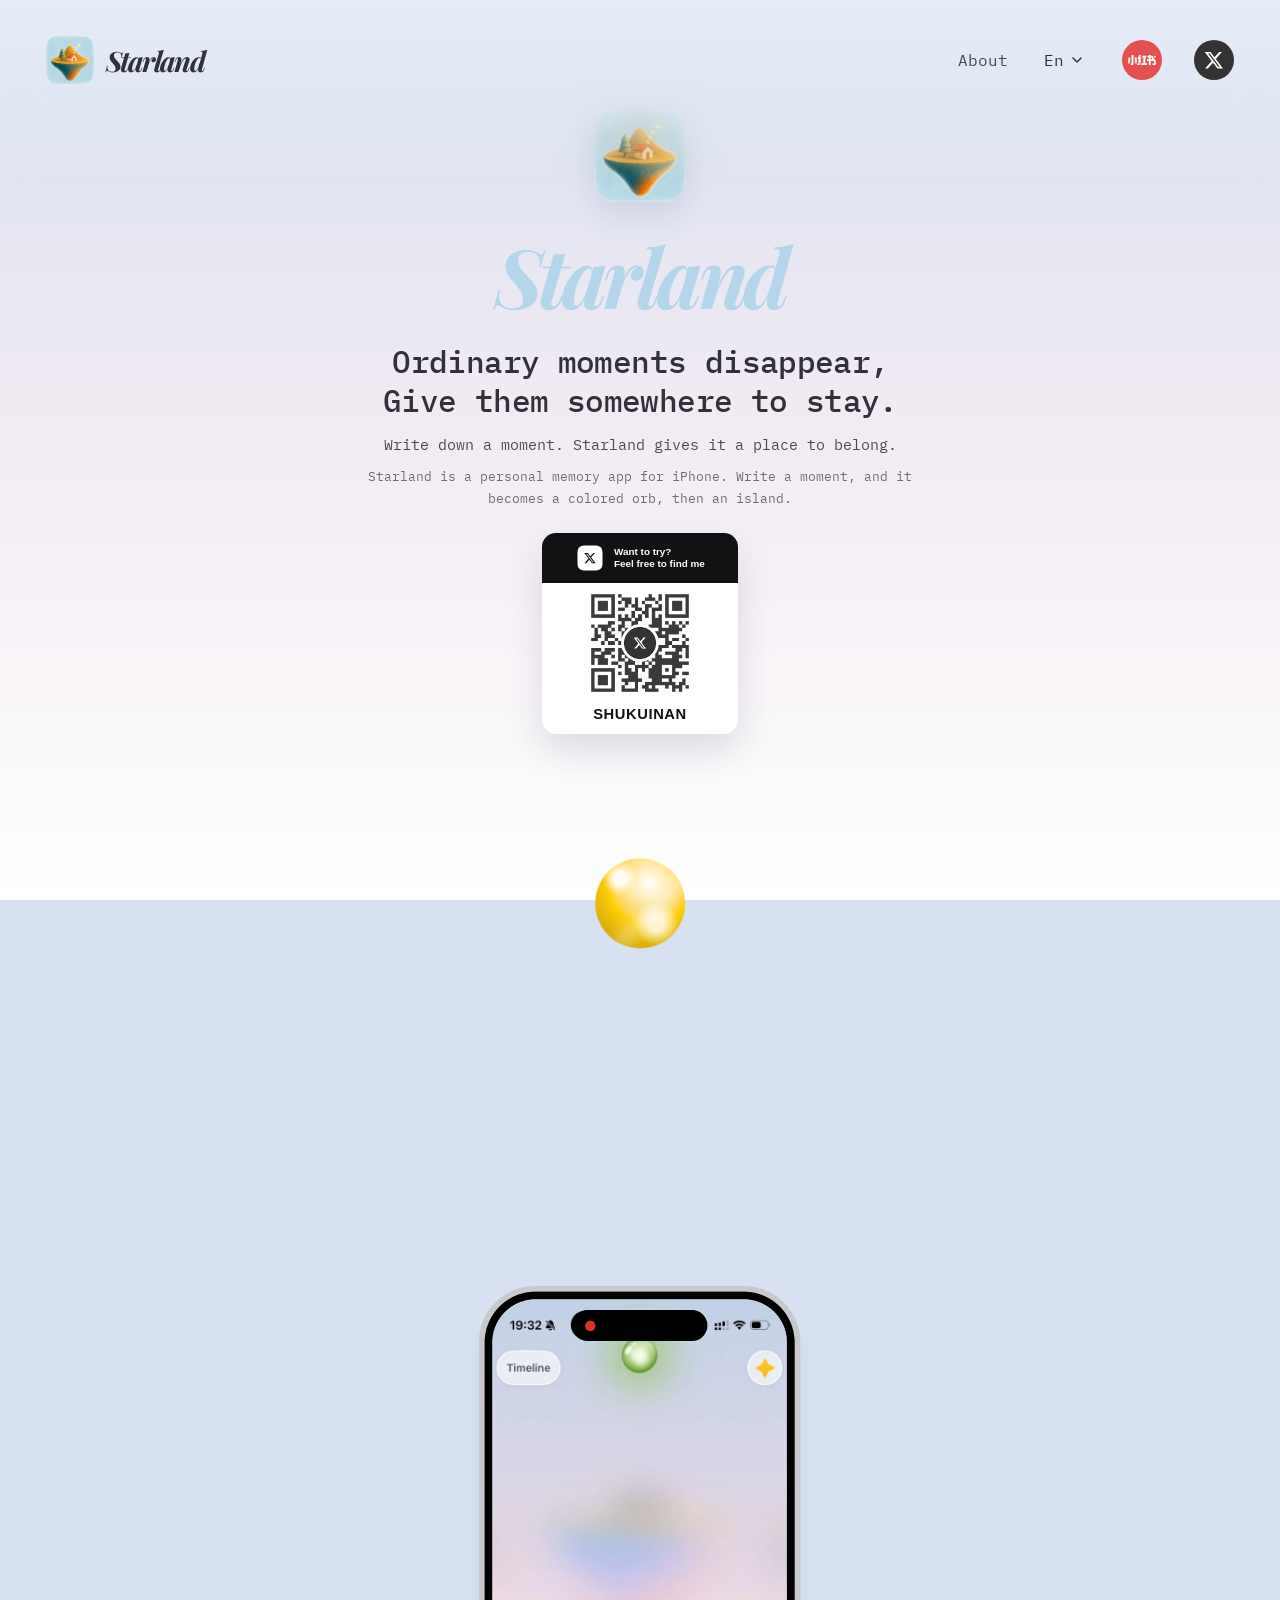
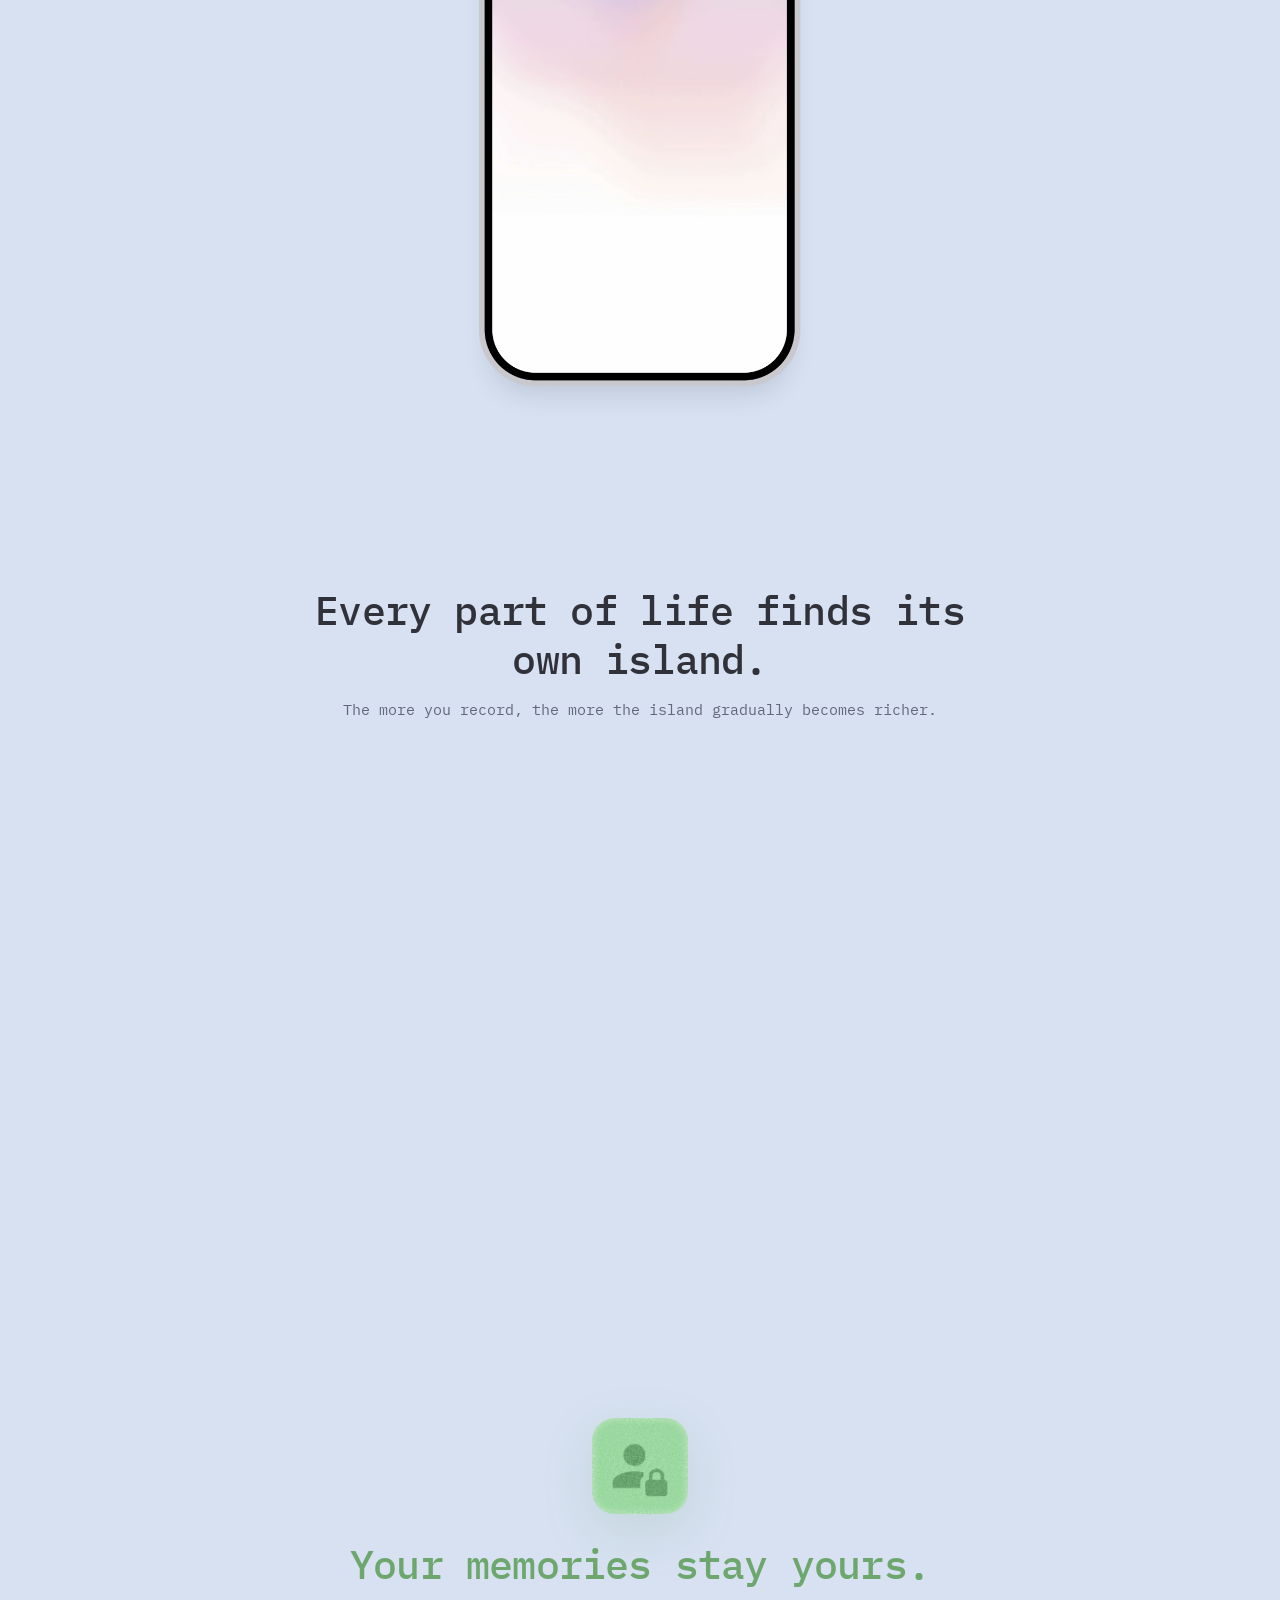
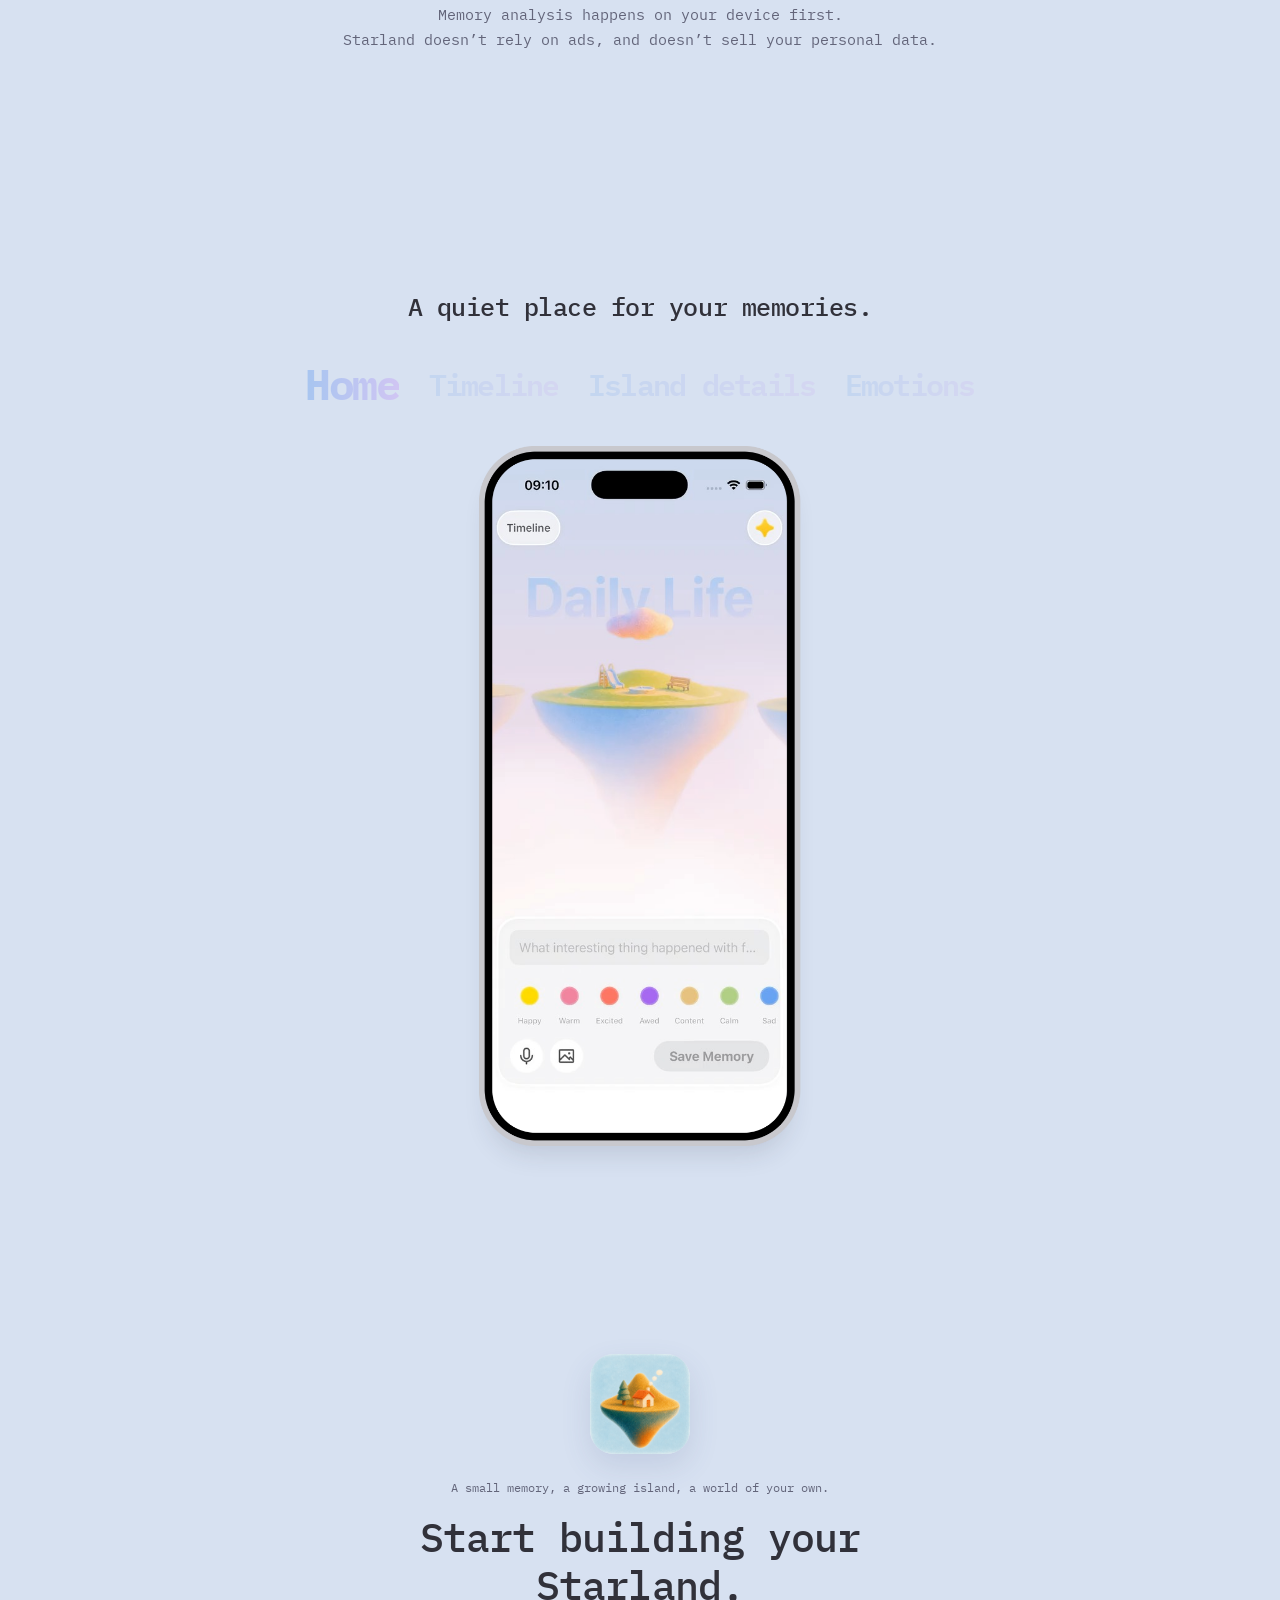
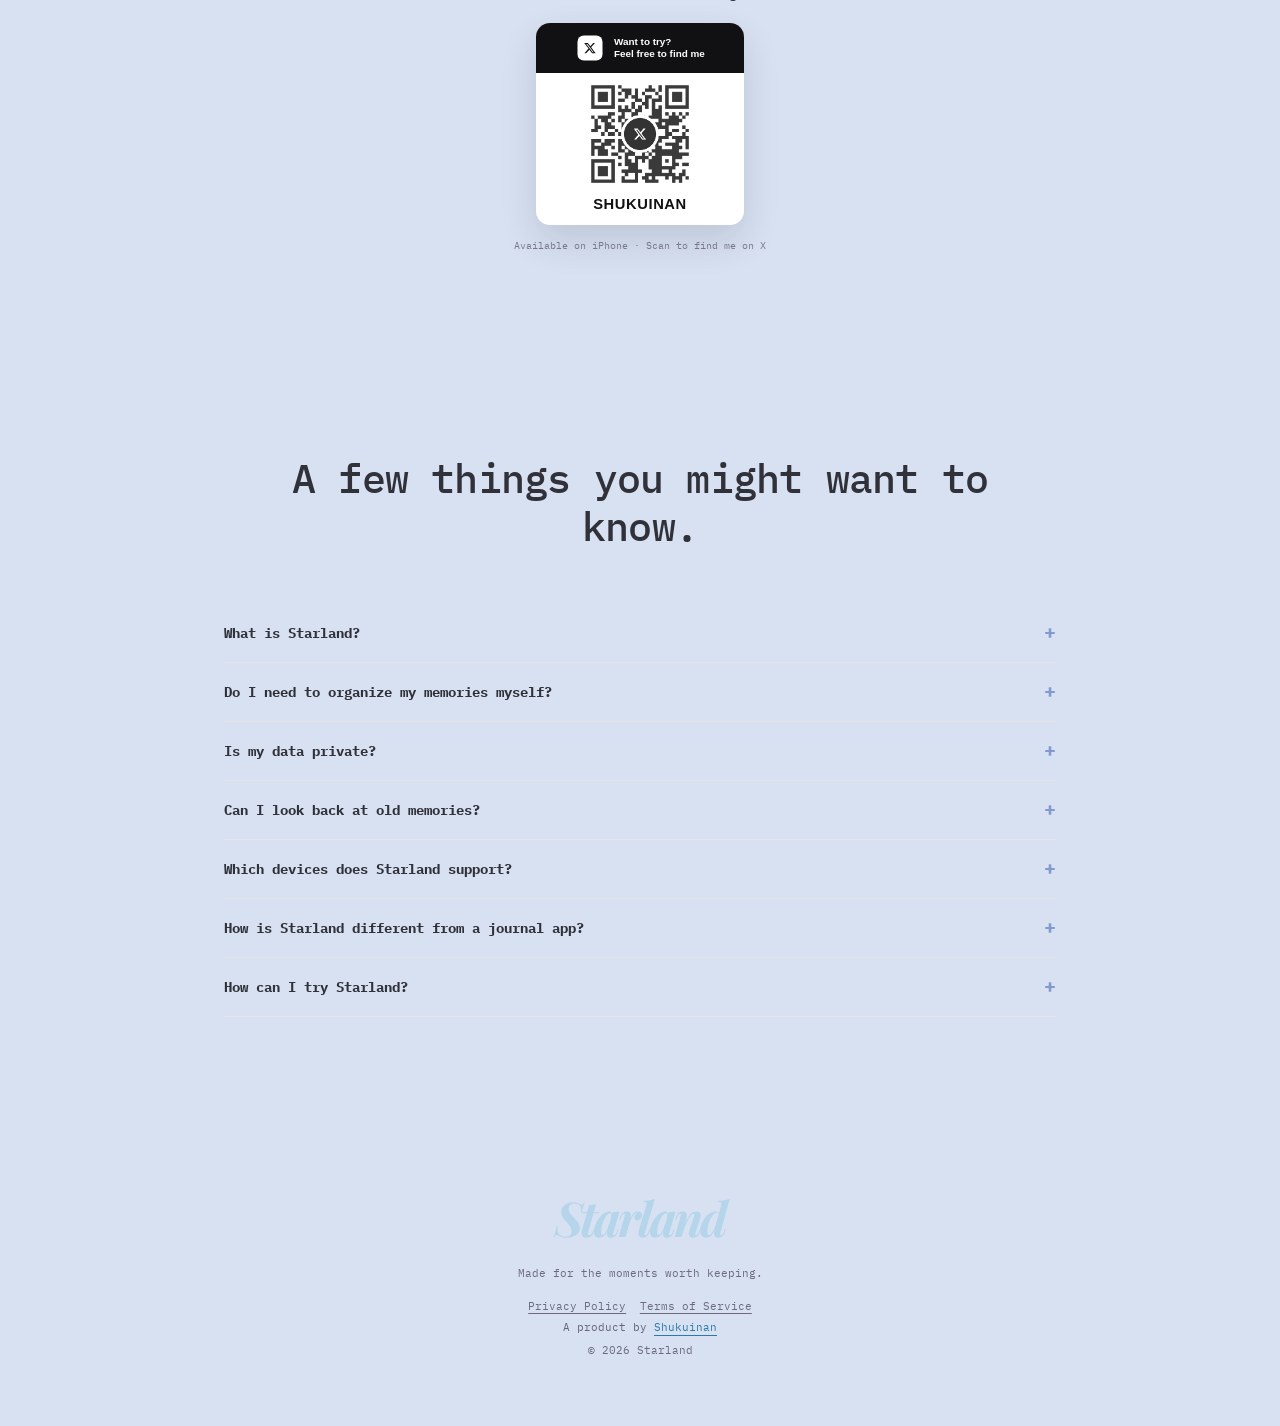
<file: index.html>
<!doctype html>
<html lang="en" data-asset-root="./">
  <head>
    <meta charset="UTF-8" />
    <meta name="viewport" content="width=device-width, initial-scale=1.0" />
    <meta name="theme-color" content="#D7E1F1" />
    <title data-en="Starland — iPhone app that turns written moments into memory islands" data-zh="记忆岛 — 把写下的瞬间变成岛屿的 iPhone 记忆 App">Starland — iPhone app that turns written moments into memory islands</title>
    <meta
      name="description"
      content="Starland is a personal memory app for iPhone. Write down a moment, and it becomes a colored memory orb, then an island. Memory analysis happens on your device first."
      data-en="Starland is a personal memory app for iPhone. Write down a moment, and it becomes a colored memory orb, then an island. Memory analysis happens on your device first."
      data-zh="记忆岛是一款 iPhone 个人记忆 App。写下一段瞬间，它会先变成记忆球，再慢慢长成岛屿。记忆分析优先在设备本地完成。"
    />
    <link rel="canonical" href="https://starland.app/" />
    <link rel="alternate" hreflang="en" href="https://starland.app/" />
    <link rel="alternate" hreflang="zh-CN" href="https://starland.app/zh/" />
    <link rel="alternate" hreflang="x-default" href="https://starland.app/" />
    <meta name="robots" content="index, follow, max-image-preview:large" />
    <meta property="og:type" content="website" />
    <meta property="og:site_name" content="Starland" />
    <meta property="og:locale" content="en_US" />
    <meta property="og:locale:alternate" content="zh_CN" />
    <meta property="og:title" content="Starland — iPhone app that turns written moments into memory islands" />
    <meta property="og:description" content="Starland is a personal memory app for iPhone. Write down a moment, and it becomes a colored memory orb, then an island. Memory analysis happens on your device first." />
    <meta property="og:url" content="https://starland.app/" />
    <meta property="og:image" content="https://starland.app/Assets/Starland/app-icon.png" />
    <meta property="og:image:alt" content="Starland app icon" />
    <meta name="twitter:card" content="summary" />
    <meta name="twitter:image" content="https://starland.app/Assets/Starland/app-icon.png" />
    <meta name="twitter:title" content="Starland — iPhone app that turns written moments into memory islands" />
    <meta name="twitter:description" content="Starland is a personal memory app for iPhone. Write down a moment, and it becomes a colored memory orb, then an island. Memory analysis happens on your device first." />
    <link rel="icon" type="image/png" href="Assets/Starland/app-icon.png" />
    <link rel="apple-touch-icon" href="Assets/Starland/app-icon.png" />
    <link rel="preconnect" href="https://fonts.googleapis.com" />
    <link rel="preconnect" href="https://fonts.gstatic.com" crossorigin />
    <link href="https://fonts.googleapis.com/css2?family=IBM+Plex+Mono:ital,wght@0,400;0,500;0,600;0,700;1,400&family=Playfair+Display:ital,wght@1,600;1,700&display=swap" rel="stylesheet" />
    <script>
      if (window.parent !== window) document.documentElement.classList.add("is-embedded");
    </script>
    <link rel="stylesheet" href="styles.css?v=20260917-nav-02" />
    <script type="application/ld+json">
    {
      "@context": "https://schema.org",
      "@graph": [
        {
          "@type": "Person",
          "@id": "https://starland.app/#shukuinan",
          "name": "Shukuinan",
          "alternateName": ["祝以南", "SHUKUINAN"],
          "url": "https://www.wowdesign.fun/",
          "jobTitle": "Designer",
          "sameAs": [
            "https://x.com/treeman730",
            "https://www.xiaohongshu.com/user/profile/5e56621c0000000001004885",
            "https://www.wowdesign.fun/",
            "https://muse-tap.com/"
          ]
        },
        {
          "@type": "SoftwareApplication",
          "@id": "https://starland.app/#app",
          "name": "Starland",
          "alternateName": ["记忆岛"],
          "url": "https://starland.app/",
          "mainEntityOfPage": "https://starland.app/",
          "inLanguage": ["en", "zh-CN"],
          "image": "https://starland.app/Assets/Starland/app-icon.png",
          "screenshot": "https://starland.app/Assets/Starland/showcase-poster-en.jpg",
          "operatingSystem": "iOS",
          "applicationCategory": "LifestyleApplication",
          "description": "Starland is a personal memory app for iPhone. Write down a moment, and it becomes a colored memory orb, then an island. Memory analysis happens on your device first.",
          "author": { "@id": "https://starland.app/#shukuinan" },
          "sameAs": [
            "https://x.com/treeman730",
            "https://www.xiaohongshu.com/user/profile/5e56621c0000000001004885",
            "https://www.wowdesign.fun/#starland"
          ]
        },
        {
          "@type": "WebSite",
          "name": "Starland",
          "alternateName": ["记忆岛"],
          "url": "https://starland.app/",
          "inLanguage": "en",
          "publisher": { "@id": "https://starland.app/#shukuinan" }
        }
      ]
    }
    </script>
    <script type="application/ld+json" id="ld-faq">
    {
      "@context": "https://schema.org",
      "@type": "FAQPage",
      "mainEntity": [
        {
          "@type": "Question",
          "name": "What is Starland?",
          "acceptedAnswer": {
            "@type": "Answer",
            "text": "Starland is a personal memory app for iPhone. The moments you write down slowly become islands."
          }
        },
        {
          "@type": "Question",
          "name": "Do I need to organize my memories myself?",
          "acceptedAnswer": {
            "@type": "Answer",
            "text": "No. Just write down the moment. Starland helps each memory find a place to belong."
          }
        },
        {
          "@type": "Question",
          "name": "Is my data private?",
          "acceptedAnswer": {
            "@type": "Answer",
            "text": "Memory analysis happens on your device first. Starland doesn’t rely on ads, and doesn’t sell your personal data. Read the Privacy Policy at https://starland.app/privacy/."
          }
        },
        {
          "@type": "Question",
          "name": "Can I look back at old memories?",
          "acceptedAnswer": {
            "@type": "Answer",
            "text": "Yes. You can revisit memories through your timeline, islands, and memory review features."
          }
        },
        {
          "@type": "Question",
          "name": "Which devices does Starland support?",
          "acceptedAnswer": {
            "@type": "Answer",
            "text": "Starland is currently available on iPhone."
          }
        },
        {
          "@type": "Question",
          "name": "How is Starland different from a journal app?",
          "acceptedAnswer": {
            "@type": "Answer",
            "text": "A journal keeps entries in a list. Starland places each memory on an island for a part of your life, and colors it by how it felt."
          }
        },
        {
          "@type": "Question",
          "name": "How can I try Starland?",
          "acceptedAnswer": {
            "@type": "Answer",
            "text": "Starland is available as an iPhone trial. Find Shukuinan on X to request access."
          }
        }
      ]
    }
    </script>
  </head>
  <body>
    <div class="scene-bg" id="scene-privacy" aria-hidden="true"></div>
    <a class="skip-link localize" href="#record" data-en="Skip to content" data-zh="跳到正文">Skip to content</a>
    <header class="navbar">
      <div class="nav-left">
        <a class="nav-home" href="./">
          <img class="nav-app-icon" src="Assets/Starland/app-icon.png" alt="" />
          <span class="localize" data-en="Starland" data-zh="记忆岛">Starland</span>
        </a>
      </div>
      <div class="nav-right">
        <a class="nav-about localize" href="#about" id="aboutModalOpen" role="button" aria-haspopup="dialog" aria-expanded="false" aria-controls="aboutModal" data-en="About" data-zh="关于">About</a>
        <div class="lang-selector">
          <button class="lang-trigger" id="langTrigger" type="button" aria-haspopup="listbox" aria-expanded="false">
            <span id="currentLang">En</span>
            <svg class="lang-arrow" width="10" height="6" viewBox="0 0 10 6" fill="none" aria-hidden="true">
              <path d="M1 1L5 5L9 1" stroke="currentColor" stroke-width="1.5" stroke-linecap="round" stroke-linejoin="round"/>
            </svg>
          </button>
          <div class="lang-dropdown" id="langDropdown" role="listbox">
            <a href="zh/" role="option" data-lang="zh">中</a>
            <a href="./" role="option" data-lang="en">En</a>
          </div>
        </div>
        <div class="social-icons">
          <a class="social-link" href="https://www.xiaohongshu.com/user/profile/5e56621c0000000001004885?xsec_token=YBqgjhpWcEMDag6dY9kp-q4vRDh8qoKZPtLFFIorZBJxc=&amp;xsec_source=app_share" target="_blank" rel="noopener noreferrer" aria-label="Xiaohongshu">
            <img src="Assets/SocialLogo/ic/Red.svg" alt="" />
          </a>
          <a class="social-link" href="https://x.com/treeman730" target="_blank" rel="noopener noreferrer" aria-label="X">
            <img src="Assets/SocialLogo/ic/X.svg" alt="" />
          </a>
        </div>
        <button class="burger-menu" id="burgerToggle" type="button" aria-haspopup="true" aria-expanded="false" aria-controls="mobileMenu" data-aria-en="Open menu" data-aria-zh="打开菜单" aria-label="Open menu">
          <span></span>
          <span></span>
          <span></span>
        </button>
      </div>
      <div class="mobile-overlay" id="mobileMenu">
        <nav class="mobile-nav">
          <a href="#about" class="mobile-nav-item mobile-about-open localize" role="button" data-en="About" data-zh="关于">About</a>
          <div class="mobile-lang">
            <a href="zh/" role="option" data-lang="zh">中</a>
            <a href="./" role="option" data-lang="en">En</a>
          </div>
        </nav>
        <div class="mobile-social">
          <a class="social-link" href="https://www.xiaohongshu.com/user/profile/5e56621c0000000001004885?xsec_token=YBqgjhpWcEMDag6dY9kp-q4vRDh8qoKZPtLFFIorZBJxc=&amp;xsec_source=app_share" target="_blank" rel="noopener noreferrer" aria-label="Xiaohongshu">
            <img src="Assets/SocialLogo/ic/Red.svg" alt="" />
          </a>
          <a class="social-link" href="https://x.com/treeman730" target="_blank" rel="noopener noreferrer" aria-label="X">
            <img src="Assets/SocialLogo/ic/X.svg" alt="" />
          </a>
        </div>
      </div>
    </header>

    <div class="travel-orb" id="travel-orb" aria-hidden="true">
      <span class="orb-glow"></span>
      <span class="orb-core"><span class="orb-shine"></span></span>
    </div>

    <aside class="sticky-download" id="sticky-download" data-aria-en="Scan to find me on X for an iOS trial" data-aria-zh="扫码来小红书找我，领取 iOS 试用" aria-label="Scan to find me on X for an iOS trial">
      <img class="sticky-download-icon" src="Assets/Starland/app-icon.png" alt="Starland app icon" />
      <strong class="localize" data-en="Starland" data-zh="记忆岛">Starland</strong>
      <a class="tf-badge compact trial-link" href="https://x.com/treeman730" target="_blank" rel="noopener noreferrer" data-href-en="https://x.com/treeman730" data-href-zh="https://www.xiaohongshu.com/user/profile/5e56621c0000000001004885?xsec_token=YBqgjhpWcEMDag6dY9kp-q4vRDh8qoKZPtLFFIorZBJxc=&amp;xsec_source=app_share">
        <img class="tf-badge-icon trial-icon-red" src="Assets/SocialLogo/ic/Red.svg" alt="" />
        <svg class="tf-badge-icon trial-icon-x" viewBox="0 0 24 24" aria-hidden="true">
          <path fill="currentColor" d="M18.244 2.25h3.308l-7.227 8.26 8.502 11.24H16.17l-4.714-6.231-5.401 6.231H2.744l7.727-8.835L1.254 2.25H8.08l4.257 5.622L18.244 2.25zm-1.161 17.52h1.833L7.084 4.126H5.117z"/>
        </svg>
        <span class="localize" data-en="Want to try? <br class='trial-break'>Feel free to find me" data-zh="想试用？欢迎找我">Want to try? <br class="trial-break">Feel free to find me</span>
      </a>
      <a class="xhs-card trial-link" href="https://x.com/treeman730" target="_blank" rel="noopener noreferrer" data-href-en="https://x.com/treeman730" data-href-zh="https://www.xiaohongshu.com/user/profile/5e56621c0000000001004885?xsec_token=YBqgjhpWcEMDag6dY9kp-q4vRDh8qoKZPtLFFIorZBJxc=&amp;xsec_source=app_share">
        <span class="xhs-card-head">
          <img class="xhs-card-logo trial-logo-app" src="Assets/Starland/app-icon.png" alt="" />
          <img class="xhs-card-logo trial-logo-xhs" src="Assets/Starland/xiaohongshu-icon.svg" alt="" />
          <img class="xhs-card-logo trial-logo-x" src="Assets/Starland/x-icon.svg" alt="" />
          <span class="xhs-card-title localize" data-en="Want to try?<br>Feel free to find me" data-zh="iOS 试用体验">Want to try?<br>Feel free to find me</span>
        </span>
        <img class="xhs-card-qr trial-qr-en" src="Assets/Starland/x-qr.png" width="766" height="766" alt="Scan to find SHUKUINAN on X" />
        <img class="xhs-card-qr trial-qr-zh" src="Assets/Starland/xiaohongshu-qr.png" width="766" height="766" alt="祝以南小红书二维码" />
        <span class="xhs-card-name localize" data-en="SHUKUINAN" data-zh="祝以南 SHUKUINAN">SHUKUINAN</span>
      </a>
    </aside>

    <main>
      <section class="hero section" id="hero" aria-labelledby="hero-title">
        <div class="hero-copy" id="hero-copy">
          <img class="app-icon hero-icon" src="Assets/Starland/app-icon.png" alt="" />
          <p class="wordmark localize" data-en="Starland" data-zh="记忆岛">Starland</p>
          <h1 id="hero-title" class="localize" data-en="Ordinary moments disappear,<br>Give them somewhere to stay." data-zh="普通的日子也会消失，给它们一个留下来的地方。">Ordinary moments disappear,<br>Give them somewhere to stay.</h1>
          <p class="lede localize" data-en="Write down a moment. Starland gives it a place to belong." data-zh="写下一段瞬间，记忆岛会让它落在属于自己的地方。">Write down a moment. Starland gives it a place to belong.</p>
          <p class="product-summary localize" data-en="Starland is a personal memory app for iPhone. Write a moment, and it becomes a colored orb, then an island." data-zh="记忆岛是一款 iPhone 个人记忆 App。写下一段瞬间，它会先变成记忆球，再慢慢长成一座岛。">Starland is a personal memory app for iPhone. Write a moment, and it becomes a colored orb, then an island.</p>
          <a class="tf-badge trial-link" href="https://x.com/treeman730" target="_blank" rel="noopener noreferrer" data-href-en="https://x.com/treeman730" data-href-zh="https://www.xiaohongshu.com/user/profile/5e56621c0000000001004885?xsec_token=YBqgjhpWcEMDag6dY9kp-q4vRDh8qoKZPtLFFIorZBJxc=&amp;xsec_source=app_share">
            <img class="tf-badge-icon trial-icon-red" src="Assets/SocialLogo/ic/Red.svg" alt="" />
            <svg class="tf-badge-icon trial-icon-x" viewBox="0 0 24 24" aria-hidden="true">
              <path fill="currentColor" d="M18.244 2.25h3.308l-7.227 8.26 8.502 11.24H16.17l-4.714-6.231-5.401 6.231H2.744l7.727-8.835L1.254 2.25H8.08l4.257 5.622L18.244 2.25zm-1.161 17.52h1.833L7.084 4.126H5.117z"/>
            </svg>
            <span class="localize" data-en="Want to try? <br class='trial-break'>Feel free to find me" data-zh="想试用？欢迎找我">Want to try? <br class="trial-break">Feel free to find me</span>
          </a>
          <a class="xhs-card trial-link" href="https://x.com/treeman730" target="_blank" rel="noopener noreferrer" data-href-en="https://x.com/treeman730" data-href-zh="https://www.xiaohongshu.com/user/profile/5e56621c0000000001004885?xsec_token=YBqgjhpWcEMDag6dY9kp-q4vRDh8qoKZPtLFFIorZBJxc=&amp;xsec_source=app_share">
            <span class="xhs-card-head">
              <img class="xhs-card-logo trial-logo-xhs" src="Assets/Starland/xiaohongshu-icon.svg" alt="" />
              <img class="xhs-card-logo trial-logo-x" src="Assets/Starland/x-icon.svg" alt="" />
              <span class="xhs-card-title localize" data-en="Want to try?<br>Feel free to find me" data-zh="iOS 试用体验">Want to try?<br>Feel free to find me</span>
            </span>
            <img class="xhs-card-qr trial-qr-en" src="Assets/Starland/x-qr.png" width="766" height="766" alt="Scan to find SHUKUINAN on X" />
            <img class="xhs-card-qr trial-qr-zh" src="Assets/Starland/xiaohongshu-qr.png" width="766" height="766" alt="祝以南小红书二维码" />
            <span class="xhs-card-name localize" data-en="SHUKUINAN" data-zh="祝以南 SHUKUINAN">SHUKUINAN</span>
          </a>
        </div>
        <div class="orb-anchor" id="hero-orb-anchor" aria-hidden="true"></div>
      </section>

      <section class="record section" id="record" aria-labelledby="record-title">
        <div class="section-heading record-heading" id="record-heading">
          <h2 id="record-title" class="localize" data-en="Write a moment. Watch it become an island." data-zh="写下一段记忆，看它变成一座岛。">Write a moment. Watch it become an island.</h2>
          <p class="localize" data-en="It first becomes a colored memory orb.<br />The color is how it felt. The island is what it was about." data-zh="它会先凝成一颗带颜色的记忆球。<br />颜色是当时的感受，岛是它属于生活的哪一部分。">It first becomes a colored memory orb.<br />The color is how it felt. The island is what it was about.</p>
        </div>

        <div class="phone-wrap" id="phone-wrap" data-aria-en="Starland recording demo" data-aria-zh="记忆岛记录演示" aria-label="Starland recording demo">
          <div class="phone-stage">
            <video class="record-video" id="record-video" muted autoplay playsinline webkit-playsinline preload="auto" poster="Assets/Starland/record-poster-zh.jpg" aria-hidden="true"></video>
            <img class="phone-frame" src="Assets/Starland/phone-frame.png" alt="" />
            <img class="phone-island" src="Assets/Starland/dynamic-island.png" alt="" />
            <span id="phone-orb" class="phone-orb" aria-hidden="true"></span>
          </div>
        </div>
      </section>

      <section class="islands section" id="islands" aria-labelledby="islands-title">
        <div class="section-heading islands-heading">
          <h2 id="islands-title" class="localize" data-en="Every part of life finds its own island." data-zh="生活的每个部分，都会找到自己的岛。">Every part of life finds its own island.</h2>
          <p class="localize" data-en="The more you record, the more the island gradually becomes richer." data-zh="记录得越多，岛屿就会渐渐变得更丰盛。">The more you record, the more the island gradually becomes richer.</p>
        </div>

        <div class="island-stage" id="island-stage" aria-live="polite">
          <div class="island-copy" id="island-copy">
            <p class="island-name">Daily Life</p>
            <p class="island-description">Ordinary moments that still feel worth keeping.</p>
          </div>
          <div class="island-rail-frame">
          <div class="island-rail-viewport" id="island-rail-viewport">
          <div class="island-rail" id="island-rail">
            <div class="island-slot">
            <button class="island-card" type="button" data-slug="family" data-name-en="Family" data-name-zh="家庭岛" data-description-en="Moments with family slowly gather here." data-description-zh="和家人有关的片段，会慢慢在这里聚集。">
              <img src="Assets/Starland/islands/island_family_stage_1.imageset/family_stage_1.png" alt="Family island in Starland" />
            </button>
            </div>
            <div class="island-slot">
            <button class="island-card" type="button" data-slug="social" data-name-en="Friend" data-name-zh="朋友岛" data-description-en="Meals, conversations, and the time you spend together." data-description-zh="一起吃饭、聊天、出游，那些热闹与陪伴都会留在这里。">
              <img src="Assets/Starland/islands/island_social_stage_1.imageset/social_stage_1.png" alt="Friend island in Starland" />
            </button>
            </div>
            <div class="island-slot">
            <button class="island-card" type="button" data-slug="love" data-name-en="Love" data-name-zh="恋爱岛" data-description-en="The small traces of two people sharing a life." data-description-zh="关于心动、陪伴，以及两个人生活留下的痕迹。">
              <img src="Assets/Starland/islands/island_love_stage_1.imageset/love_stage_1.png" alt="Love island in Starland" />
            </button>
            </div>
            <div class="island-slot">
            <button class="island-card is-default" type="button" data-slug="daily" data-name-en="Daily Life" data-name-zh="日常岛" data-description-en="Ordinary moments that still feel worth keeping." data-description-zh="那些没有特别标签，但仍值得留下来的时刻。">
              <img src="Assets/Starland/islands/island_daily_stage_1.imageset/daily_stage_1.png" alt="Daily Life island in Starland" />
            </button>
            </div>
            <div class="island-slot">
            <button class="island-card" type="button" data-slug="pet" data-name-en="Pet" data-name-zh="宠物岛" data-description-en="The animals you notice and choose to remember." data-description-zh="那些被你认真记住的小动物，也有自己的位置。">
              <img src="Assets/Starland/islands/island_pet_stage_1.imageset/pet_stage_1.png" alt="Pet island in Starland" />
            </button>
            </div>
            <div class="island-slot">
            <button class="island-card" type="button" data-slug="work" data-name-en="Work" data-name-zh="工作岛" data-description-en="Plans, busy days, tired moments, and things finally finished." data-description-zh="工作里的计划、忙碌、疲惫，以及终于完成的时刻。">
              <img src="Assets/Starland/islands/island_work_stage_1.imageset/work_stage_1.png" alt="Work island in Starland" />
            </button>
            </div>
            <div class="island-slot">
            <button class="island-card" type="button" data-slug="study" data-name-en="Growth" data-name-zh="成长岛" data-description-en="What you learn, finish, and slowly grow into." data-description-zh="学会的、完成的，以及慢慢长成的自己。">
              <img src="Assets/Starland/islands/island_study_stage_1.imageset/study_stage_1.png" alt="Growth island in Starland" />
            </button>
            </div>
            <div class="island-slot">
            <button class="island-card" type="button" data-slug="interest" data-name-en="Interest" data-name-zh="兴趣岛" data-description-en="The things you love enough to keep doing." data-description-zh="喜欢的事、投入的时间，以及真正热爱的瞬间。">
              <img src="Assets/Starland/islands/island_interest_stage_1.imageset/interest_stage_1.png" alt="Interest island in Starland" />
            </button>
            </div>
          </div>
          </div>
          </div>
        </div>
      </section>

      <section class="privacy section" id="privacy" aria-labelledby="privacy-title">
        <div class="privacy-content">
          <div class="privacy-icon" aria-hidden="true">
            <img src="Assets/Starland/privacy-icon.png" alt="" />
          </div>
          <h2 id="privacy-title" class="localize" data-en="Your memories stay yours." data-zh="你的记忆，只属于你。">Your memories stay yours.</h2>
          <p class="localize" data-en="Memory analysis happens on your device first.<br />Starland doesn’t rely on ads, and doesn’t sell your personal data." data-zh="记忆分析优先在设备本地完成。<br />记忆岛不依赖广告，也不会出售你的个人数据。">Memory analysis happens on your device first.<br />Starland doesn’t rely on ads, and doesn’t sell your personal data.</p>
        </div>
      </section>

      <section class="showcase section" id="showcase" aria-labelledby="showcase-title">
        <div class="section-heading">
          <h2 id="showcase-title" class="localize" data-en="A quiet place for your memories." data-zh="一个安静放下记忆的地方。">A quiet place for your memories.</h2>
        </div>
        <div class="showcase-tabs" role="tablist" data-aria-en="Starland app views" data-aria-zh="记忆岛界面" aria-label="Starland app views">
          <button type="button" role="tab" aria-selected="true" data-view="home" class="localize" data-en="Home" data-zh="首页">Home</button>
          <button type="button" role="tab" aria-selected="false" data-view="timeline" class="localize" data-en="Timeline" data-zh="时间线">Timeline</button>
          <button type="button" role="tab" aria-selected="false" data-view="island" class="localize" data-en="Island details" data-zh="记忆岛详情">Island details</button>
          <button type="button" role="tab" aria-selected="false" data-view="emotion" class="localize" data-en="Emotions" data-zh="情绪">Emotions</button>
        </div>
        <div class="showcase-phone" id="showcase-phone" aria-live="polite">
          <div class="phone-stage">
            <video class="showcase-video" id="showcase-video" muted autoplay loop playsinline webkit-playsinline preload="none" poster="Assets/Starland/showcase-poster-zh.jpg" aria-hidden="true"></video>
            <img class="phone-frame" src="Assets/Starland/phone-frame.png" alt="" />
          </div>
        </div>
      </section>

      <section class="download section" id="download" aria-labelledby="download-title">
        <div class="download-content">
          <img class="app-icon" src="Assets/Starland/app-icon.png" alt="Starland app icon" />
          <p class="download-kicker localize" data-en="A small memory, a growing island, a world of your own." data-zh="从一个瞬间开始，慢慢长成属于你的世界。">A small memory, a growing island, a world of your own.</p>
          <h2 id="download-title" class="localize" data-en="Start building your Starland." data-zh="开始建造属于你的记忆岛。">Start building your Starland.</h2>
          <a class="tf-badge trial-link" href="https://x.com/treeman730" target="_blank" rel="noopener noreferrer" data-href-en="https://x.com/treeman730" data-href-zh="https://www.xiaohongshu.com/user/profile/5e56621c0000000001004885?xsec_token=YBqgjhpWcEMDag6dY9kp-q4vRDh8qoKZPtLFFIorZBJxc=&amp;xsec_source=app_share">
            <img class="tf-badge-icon trial-icon-red" src="Assets/SocialLogo/ic/Red.svg" alt="" />
            <svg class="tf-badge-icon trial-icon-x" viewBox="0 0 24 24" aria-hidden="true">
              <path fill="currentColor" d="M18.244 2.25h3.308l-7.227 8.26 8.502 11.24H16.17l-4.714-6.231-5.401 6.231H2.744l7.727-8.835L1.254 2.25H8.08l4.257 5.622L18.244 2.25zm-1.161 17.52h1.833L7.084 4.126H5.117z"/>
            </svg>
            <span class="localize" data-en="Want to try? <br class='trial-break'>Feel free to find me" data-zh="想试用？欢迎找我">Want to try? <br class="trial-break">Feel free to find me</span>
          </a>
          <a class="xhs-card trial-link" href="https://x.com/treeman730" target="_blank" rel="noopener noreferrer" data-href-en="https://x.com/treeman730" data-href-zh="https://www.xiaohongshu.com/user/profile/5e56621c0000000001004885?xsec_token=YBqgjhpWcEMDag6dY9kp-q4vRDh8qoKZPtLFFIorZBJxc=&amp;xsec_source=app_share">
            <span class="xhs-card-head">
              <img class="xhs-card-logo trial-logo-xhs" src="Assets/Starland/xiaohongshu-icon.svg" alt="" />
              <img class="xhs-card-logo trial-logo-x" src="Assets/Starland/x-icon.svg" alt="" />
              <span class="xhs-card-title localize" data-en="Want to try?<br>Feel free to find me" data-zh="iOS 试用体验">Want to try?<br>Feel free to find me</span>
            </span>
            <img class="xhs-card-qr trial-qr-en" src="Assets/Starland/x-qr.png" width="766" height="766" alt="Scan to find SHUKUINAN on X" />
            <img class="xhs-card-qr trial-qr-zh" src="Assets/Starland/xiaohongshu-qr.png" width="766" height="766" alt="祝以南小红书二维码" />
            <span class="xhs-card-name localize" data-en="SHUKUINAN" data-zh="祝以南 SHUKUINAN">SHUKUINAN</span>
          </a>
          <p class="availability localize" data-en="Available on iPhone · Scan to find me on X" data-zh="现已支持 iPhone · 扫码来小红书找我">Available on iPhone · Scan to find me on X</p>
        </div>
      </section>

      <section class="faq section" id="faq" aria-labelledby="faq-title">
        <div class="section-heading">
          <h2 id="faq-title" class="localize" data-en="A few things you might want to know." data-zh="你可能想知道的几件事。">A few things you might want to know.</h2>
        </div>
        <div class="faq-list">
          <details>
            <summary class="localize" data-en="What is Starland?" data-zh="记忆岛是什么？">What is Starland?</summary>
            <p class="localize" data-en="Starland is a personal memory app for iPhone. The moments you write down slowly become islands." data-zh="记忆岛是一款 iPhone 个人记忆 App。你写下的瞬间，会慢慢形成不同的岛屿。">Starland is a personal memory app for iPhone. The moments you write down slowly become islands.</p>
          </details>
          <details>
            <summary class="localize" data-en="Do I need to organize my memories myself?" data-zh="我需要自己整理记忆吗？">Do I need to organize my memories myself?</summary>
            <p class="localize" data-en="No. Just write down the moment. Starland helps each memory find a place to belong." data-zh="不需要。你只需要记录，记忆岛会帮助每段记忆找到合适的位置。">No. Just write down the moment. Starland helps each memory find a place to belong.</p>
          </details>
          <details>
            <summary class="localize" data-en="Is my data private?" data-zh="我的数据是私密的吗？">Is my data private?</summary>
            <p class="localize" data-en="Memory analysis happens on your device first. Starland doesn’t rely on ads, and doesn’t sell your personal data. <a class='inline-link' href='privacy/'>Read the Privacy Policy</a>." data-zh="记忆分析优先在设备本地完成。记忆岛不依赖广告，也不会出售你的个人数据。<a class='inline-link' href='privacy/'>查看隐私政策</a>。">Memory analysis happens on your device first. Starland doesn’t rely on ads, and doesn’t sell your personal data. <a class="inline-link" href="privacy/">Read the Privacy Policy</a>.</p>
          </details>
          <details>
            <summary class="localize" data-en="Can I look back at old memories?" data-zh="可以回看以前的记忆吗？">Can I look back at old memories?</summary>
            <p class="localize" data-en="Yes. You can revisit memories through your timeline, islands, and memory review features." data-zh="可以。你可以通过时间线、岛屿和回顾功能重新看见过去的记忆。">Yes. You can revisit memories through your timeline, islands, and memory review features.</p>
          </details>
          <details>
            <summary class="localize" data-en="Which devices does Starland support?" data-zh="记忆岛支持哪些设备？">Which devices does Starland support?</summary>
            <p class="localize" data-en="Starland is currently available on iPhone." data-zh="目前记忆岛支持 iPhone。">Starland is currently available on iPhone.</p>
          </details>
          <details>
            <summary class="localize" data-en="How is Starland different from a journal app?" data-zh="记忆岛和普通日记 App 有什么不同？">How is Starland different from a journal app?</summary>
            <p class="localize" data-en="A journal keeps entries in a list. Starland places each memory on an island for a part of your life, and colors it by how it felt." data-zh="日记通常按时间排成一份清单。记忆岛会把每段记忆放进生活对应的岛屿，并用颜色记住当时的感受。">A journal keeps entries in a list. Starland places each memory on an island for a part of your life, and colors it by how it felt.</p>
          </details>
          <details>
            <summary class="localize" data-en="How can I try Starland?" data-zh="现在如何试用记忆岛？">How can I try Starland?</summary>
            <p class="localize" data-en="Starland is available as an iPhone trial. Find Shukuinan on X to request access." data-zh="记忆岛目前提供 iPhone 试用。来小红书找祝以南即可申请。">Starland is available as an iPhone trial. Find Shukuinan on X to request access.</p>
          </details>
        </div>
      </section>
    </main>

    <footer>
      <p class="wordmark localize" data-en="Starland" data-zh="记忆岛">Starland</p>
      <p class="localize" data-en="Made for the moments worth keeping." data-zh="为值得留下的瞬间而做。">Made for the moments worth keeping.</p>
      <nav class="legal-nav" aria-label="Legal">
        <a class="localize" href="privacy/" data-en="Privacy Policy" data-zh="隐私政策">Privacy Policy</a>
        <a class="localize" href="terms/" data-en="Terms of Service" data-zh="用户协议">Terms of Service</a>
      </nav>
      <p class="site-credit localize" data-en="A product by <a class='inline-link' href='https://www.wowdesign.fun/' target='_blank' rel='noopener noreferrer'>Shukuinan</a>" data-zh="设计师 <a class='inline-link' href='https://www.wowdesign.fun/' target='_blank' rel='noopener noreferrer'>祝以南</a> 的作品">A product by <a class="inline-link" href="https://www.wowdesign.fun/" target="_blank" rel="noopener noreferrer">Shukuinan</a></p>
      <p>© <span id="year"></span> <span class="localize" data-en="Starland" data-zh="记忆岛">Starland</span></p>
    </footer>

    <div class="modal-overlay" id="aboutModal" role="dialog" aria-modal="true" aria-labelledby="aboutModalTitle" aria-hidden="true">
      <div class="modal-scrim" aria-hidden="true"></div>
      <div class="modal-container modal-container--about">
        <div class="modal-mobile-header">
          <button class="modal-back" id="aboutMobileBack" type="button" data-aria-en="Close" data-aria-zh="关闭" aria-label="Close">
            <svg width="24" height="24" viewBox="0 0 24 24" fill="none" stroke="#007AFF" stroke-width="2.5" stroke-linecap="round" stroke-linejoin="round">
              <polyline points="15 18 9 12 15 6"></polyline>
            </svg>
          </button>
          <span class="modal-title localize" data-en="About" data-zh="关于">About</span>
        </div>
        <button class="modal-close" id="aboutModalClose" type="button" data-aria-en="Close" data-aria-zh="关闭" aria-label="Close">
          <svg width="20" height="20" viewBox="0 0 24 24" fill="none" stroke="#000" stroke-width="2.5" stroke-linecap="round">
            <path d="M18 6L6 18M6 6l12 12"/>
          </svg>
        </button>
        <div class="about-modal-body">
          <img src="Assets/PersonalLogo.svg" alt="祝以南 SHUKUINAN" class="about-modal__logo" width="160" />
          <h2 id="aboutModalTitle" class="about-modal__name">Shukuinan</h2>
          <p class="about-modal__role">Designer：Brand｜Print｜UI｜illustration｜Product Design｜Offline Vision｜Creativity</p>
          <p class="about-modal__text localize"
             data-zh="热爱设计和画画。有几个个人的小项目，分别是<a href='https://www.instagram.com/heyastronaut001' target='_blank' class='inline-link'>《宇宙飞行士》</a>（插画项目）、<a href='https://www.xiaohongshu.com/collection/item/67c198460259000000000001?xhsshare=CopyLink&amp;appuid=5e56621c0000000001004885&amp;apptime=1766322275&amp;share_id=de329cdb8dbd491e8a088997de94f2d8' target='_blank' class='inline-link'>云朵系列</a>（插画项目）、<a href='https://apps.apple.com/cn/app/%E6%97%A5%E8%90%BD%E5%B2%9B/id6743801054' target='_blank' class='inline-link'>日落岛 App</a>(2025)、<a href='https://muse-tap.com/' target='_blank' rel='noopener noreferrer' class='inline-link'>MuseTap</a>。"
             data-en="Passionate about design and drawing. Several personal projects: <a href='https://www.instagram.com/heyastronaut001' target='_blank' class='inline-link'>Heyastronaut</a> (Illustration Project), <a href='https://www.xiaohongshu.com/collection/item/67c198460259000000000001?xhsshare=CopyLink&amp;appuid=5e56621c0000000001004885&amp;apptime=1766322275&amp;share_id=de329cdb8dbd491e8a088997de94f2d8' target='_blank' class='inline-link'>Cloud Series</a> (Illustration Project), <a href='https://apps.apple.com/cn/app/%E6%97%A5%E8%90%BD%E5%B2%9B/id6743801054' target='_blank' class='inline-link'>Sunmuse App</a> (2025), <a href='https://muse-tap.com/' target='_blank' rel='noopener noreferrer' class='inline-link'>MuseTap</a>.">
            Passionate about design and drawing. Several personal projects: Heyastronaut (Illustration Project), Cloud Series (Illustration Project), Sunmuse App (2025), MuseTap.
          </p>
          <p class="about-modal__text localize"
             data-zh="喜欢美丽的事物，并在工作中为此而努力。"
             data-en="Love beautiful things and work hard for them.">
            Love beautiful things and work hard for them.
          </p>
          <p class="about-modal__contact localize"
             data-zh="联系我：<a href='mailto:treeos001@gmail.com' class='inline-link'>treeos001@gmail.com</a>"
             data-en="Get in touch: <a href='mailto:treeos001@gmail.com' class='inline-link'>treeos001@gmail.com</a>">
            Get in touch: <a href="mailto:treeos001@gmail.com" class="inline-link">treeos001@gmail.com</a>
          </p>
        </div>
      </div>
    </div>

    <script src="app.js?v=20260917-nav-02"></script>
  </body>
</html>
</file>
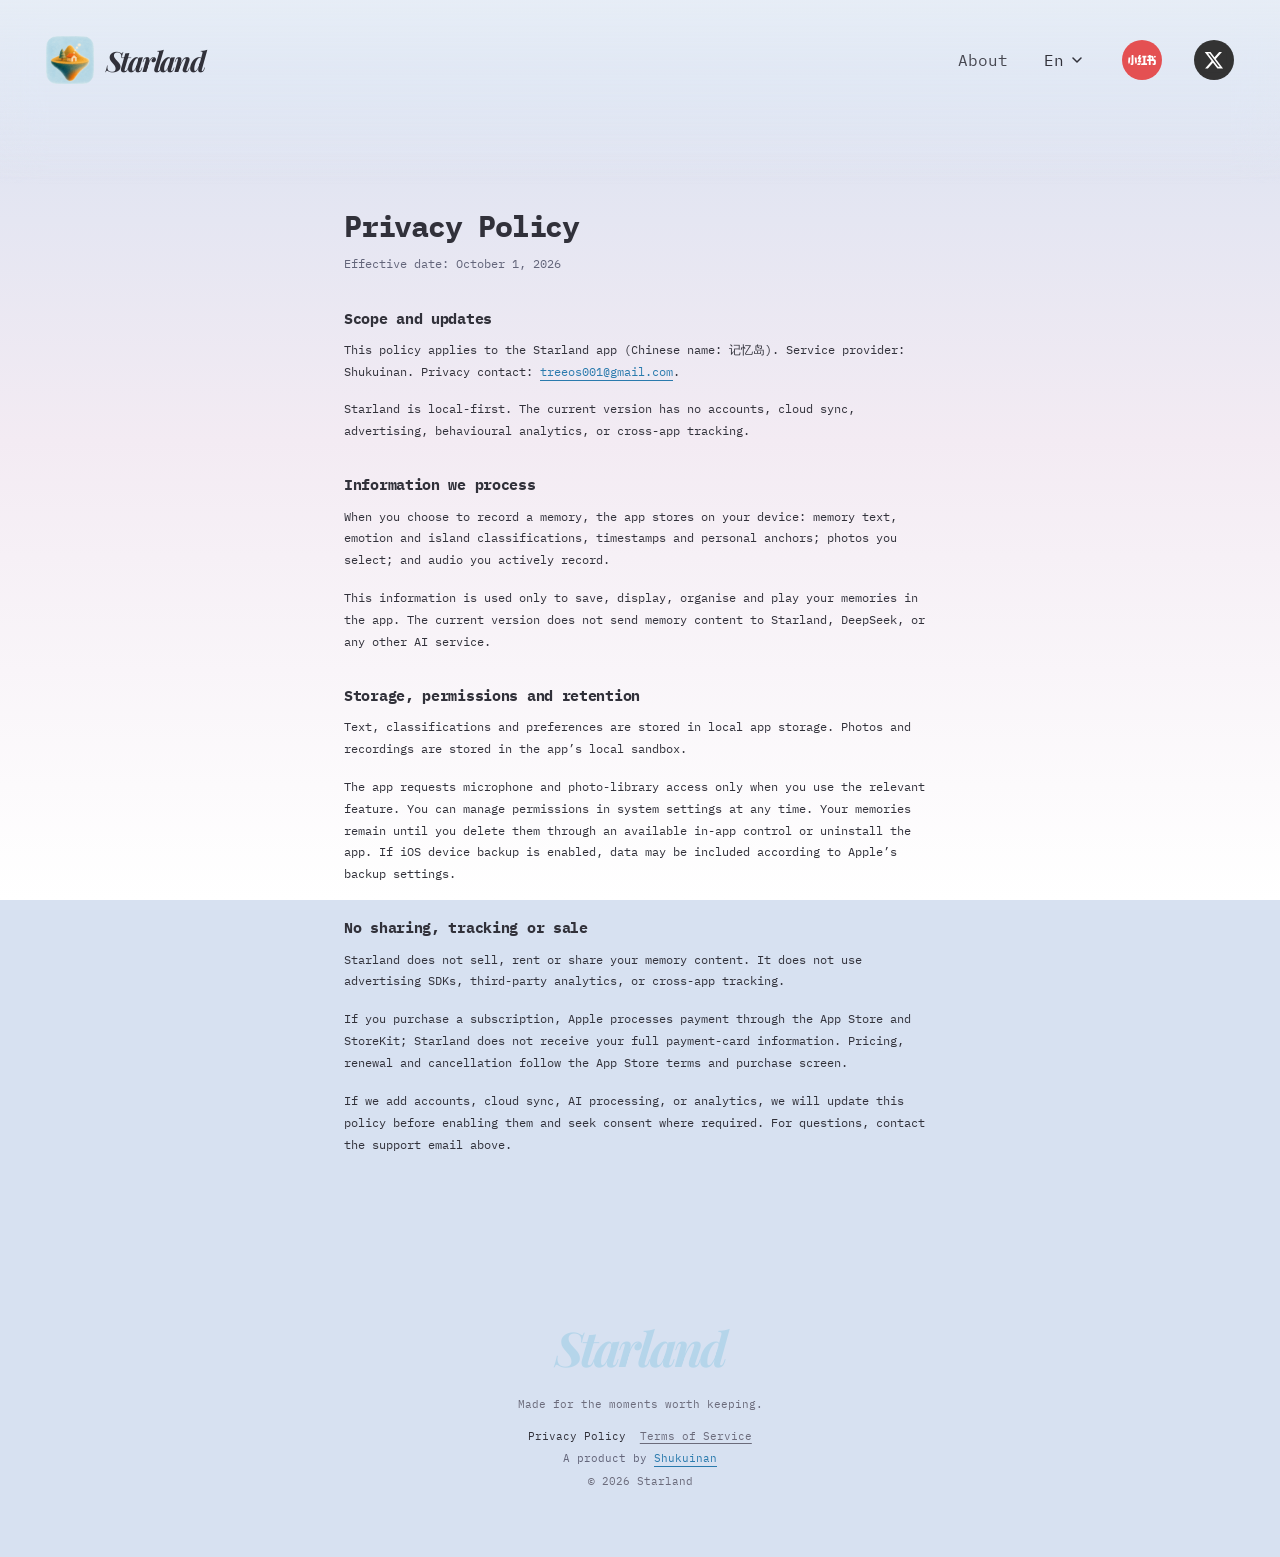
<file: privacy/index.html>
<!doctype html>
<html lang="en">
  <head>
    <meta charset="UTF-8" />
    <meta name="viewport" content="width=device-width, initial-scale=1.0" />
    <meta name="theme-color" content="#D7E1F1" />
    <title>Privacy Policy — Starland</title>
    <meta name="description" content="Starland is local-first. The current version has no accounts, cloud sync, advertising, behavioural analytics, or cross-app tracking." />
    <link rel="canonical" href="https://starland.app/privacy/" />
    <link rel="alternate" hreflang="en" href="https://starland.app/privacy/" />
    <link rel="alternate" hreflang="zh-CN" href="https://starland.app/zh/privacy/" />
    <link rel="alternate" hreflang="x-default" href="https://starland.app/privacy/" />
    <meta name="robots" content="index, follow" />
    <meta property="og:type" content="website" />
    <meta property="og:site_name" content="Starland" />
    <meta property="og:locale" content="en_US" />
    <meta property="og:locale:alternate" content="zh_CN" />
    <meta property="og:title" content="Privacy Policy — Starland" />
    <meta property="og:description" content="Starland is local-first. The current version has no accounts, cloud sync, advertising, behavioural analytics, or cross-app tracking." />
    <meta property="og:url" content="https://starland.app/privacy/" />
    <meta property="og:image" content="https://starland.app/Assets/Starland/app-icon.png" />
    <meta name="twitter:card" content="summary" />
    <meta name="twitter:title" content="Privacy Policy — Starland" />
    <meta name="twitter:description" content="Starland is local-first. The current version has no accounts, cloud sync, advertising, behavioural analytics, or cross-app tracking." />
    <link rel="icon" type="image/png" href="../Assets/Starland/app-icon.png" />
    <link rel="apple-touch-icon" href="../Assets/Starland/app-icon.png" />
    <link rel="preconnect" href="https://fonts.googleapis.com" />
    <link rel="preconnect" href="https://fonts.gstatic.com" crossorigin />
    <link href="https://fonts.googleapis.com/css2?family=IBM+Plex+Mono:ital,wght@0,400;0,500;0,600;0,700;1,400&family=Playfair+Display:ital,wght@1,600;1,700&display=swap" rel="stylesheet" />
    <link rel="stylesheet" href="../styles.css?v=20260917-nav-02" />
    <script type="application/ld+json">
    {
      "@context": "https://schema.org",
      "@type": "WebPage",
      "name": "Privacy Policy",
      "url": "https://starland.app/privacy/",
      "inLanguage": "en",
      "dateEffective": "2026-10-01",
      "isPartOf": { "@type": "WebSite", "name": "Starland", "url": "https://starland.app/" }
    }
    </script>
  </head>
  <body>
    <a class="skip-link" href="#legal">Skip to content</a>
    <header class="navbar">
      <div class="nav-left">
        <a class="nav-home" href="../">
          <img class="nav-app-icon" src="../Assets/Starland/app-icon.png" alt="" />
          <span>Starland</span>
        </a>
      </div>
      <div class="nav-right">
        <a class="nav-about" href="#about" id="aboutModalOpen" role="button" aria-haspopup="dialog" aria-expanded="false" aria-controls="aboutModal">About</a>
        <div class="lang-selector">
          <button class="lang-trigger" id="langTrigger" type="button" aria-haspopup="listbox" aria-expanded="false">
            <span id="currentLang">En</span>
            <svg class="lang-arrow" width="10" height="6" viewBox="0 0 10 6" fill="none" aria-hidden="true">
              <path d="M1 1L5 5L9 1" stroke="currentColor" stroke-width="1.5" stroke-linecap="round" stroke-linejoin="round"/>
            </svg>
          </button>
          <div class="lang-dropdown" id="langDropdown" role="listbox">
            <a href="../zh/privacy/" role="option" data-lang="zh">中</a>
            <a href="./" role="option" data-lang="en">En</a>
          </div>
        </div>
        <div class="social-icons">
          <a class="social-link" href="https://www.xiaohongshu.com/user/profile/5e56621c0000000001004885?xsec_token=YBqgjhpWcEMDag6dY9kp-q4vRDh8qoKZPtLFFIorZBJxc=&amp;xsec_source=app_share" target="_blank" rel="noopener noreferrer" aria-label="Xiaohongshu">
            <img src="../Assets/SocialLogo/ic/Red.svg" alt="" />
          </a>
          <a class="social-link" href="https://x.com/treeman730" target="_blank" rel="noopener noreferrer" aria-label="X">
            <img src="../Assets/SocialLogo/ic/X.svg" alt="" />
          </a>
        </div>
        <button class="burger-menu" id="burgerToggle" type="button" aria-haspopup="true" aria-expanded="false" aria-controls="mobileMenu" aria-label="Open menu">
          <span></span>
          <span></span>
          <span></span>
        </button>
      </div>
      <div class="mobile-overlay" id="mobileMenu">
        <nav class="mobile-nav">
          <a href="#about" class="mobile-nav-item mobile-about-open" role="button">About</a>
          <div class="mobile-lang">
            <a href="../zh/privacy/" role="option" data-lang="zh">中</a>
            <a href="./" role="option" data-lang="en">En</a>
          </div>
        </nav>
        <div class="mobile-social">
          <a class="social-link" href="https://www.xiaohongshu.com/user/profile/5e56621c0000000001004885?xsec_token=YBqgjhpWcEMDag6dY9kp-q4vRDh8qoKZPtLFFIorZBJxc=&amp;xsec_source=app_share" target="_blank" rel="noopener noreferrer" aria-label="Xiaohongshu">
            <img src="../Assets/SocialLogo/ic/Red.svg" alt="" />
          </a>
          <a class="social-link" href="https://x.com/treeman730" target="_blank" rel="noopener noreferrer" aria-label="X">
            <img src="../Assets/SocialLogo/ic/X.svg" alt="" />
          </a>
        </div>
      </div>
    </header>

    <main>
      <article class="legal-doc" id="legal">
        <p class="legal-back"><a class="inline-link" href="../">Starland</a></p>
        <h1>Privacy Policy</h1>
        <p class="legal-date">Effective date: October 1, 2026</p>
        <h2>Scope and updates</h2>
        <p>This policy applies to the Starland app (Chinese name: 记忆岛). Service provider: Shukuinan. Privacy contact: <a class="inline-link" href="mailto:treeos001@gmail.com">treeos001@gmail.com</a>.</p>
        <p>Starland is local-first. The current version has no accounts, cloud sync, advertising, behavioural analytics, or cross-app tracking.</p>
        <h2>Information we process</h2>
        <p>When you choose to record a memory, the app stores on your device: memory text, emotion and island classifications, timestamps and personal anchors; photos you select; and audio you actively record.</p>
        <p>This information is used only to save, display, organise and play your memories in the app. The current version does not send memory content to Starland, DeepSeek, or any other AI service.</p>
        <h2>Storage, permissions and retention</h2>
        <p>Text, classifications and preferences are stored in local app storage. Photos and recordings are stored in the app’s local sandbox.</p>
        <p>The app requests microphone and photo-library access only when you use the relevant feature. You can manage permissions in system settings at any time. Your memories remain until you delete them through an available in-app control or uninstall the app. If iOS device backup is enabled, data may be included according to Apple’s backup settings.</p>
        <h2>No sharing, tracking or sale</h2>
        <p>Starland does not sell, rent or share your memory content. It does not use advertising SDKs, third-party analytics, or cross-app tracking.</p>
        <p>If you purchase a subscription, Apple processes payment through the App Store and StoreKit; Starland does not receive your full payment-card information. Pricing, renewal and cancellation follow the App Store terms and purchase screen.</p>
        <p>If we add accounts, cloud sync, AI processing, or analytics, we will update this policy before enabling them and seek consent where required. For questions, contact the support email above.</p>
      </article>
    </main>

    <footer>
      <p class="wordmark">Starland</p>
      <p>Made for the moments worth keeping.</p>
      <nav class="legal-nav" aria-label="Legal">
        <a href="./" aria-current="page">Privacy Policy</a>
        <a href="../terms/">Terms of Service</a>
      </nav>
      <p class="site-credit">A product by <a class="inline-link" href="https://www.wowdesign.fun/" target="_blank" rel="noopener noreferrer">Shukuinan</a></p>
      <p>© <span id="year"></span> Starland</p>
    </footer>

    <div class="modal-overlay" id="aboutModal" role="dialog" aria-modal="true" aria-labelledby="aboutModalTitle" aria-hidden="true">
      <div class="modal-scrim" aria-hidden="true"></div>
      <div class="modal-container modal-container--about">
        <div class="modal-mobile-header">
          <button class="modal-back" id="aboutMobileBack" type="button" aria-label="Close">
            <svg width="24" height="24" viewBox="0 0 24 24" fill="none" stroke="#007AFF" stroke-width="2.5" stroke-linecap="round" stroke-linejoin="round">
              <polyline points="15 18 9 12 15 6"></polyline>
            </svg>
          </button>
          <span class="modal-title">About</span>
        </div>
        <button class="modal-close" id="aboutModalClose" type="button" aria-label="Close">
          <svg width="20" height="20" viewBox="0 0 24 24" fill="none" stroke="#000" stroke-width="2.5" stroke-linecap="round">
            <path d="M18 6L6 18M6 6l12 12"/>
          </svg>
        </button>
        <div class="about-modal-body">
          <img src="../Assets/PersonalLogo.svg" alt="祝以南 SHUKUINAN" class="about-modal__logo" width="160" />
          <h2 id="aboutModalTitle" class="about-modal__name">Shukuinan</h2>
          <p class="about-modal__role">Designer：Brand｜Print｜UI｜illustration｜Product Design｜Offline Vision｜Creativity</p>
          <p class="about-modal__text">Passionate about design and drawing. Several personal projects: <a href="https://www.instagram.com/heyastronaut001" target="_blank" class="inline-link">Heyastronaut</a> (Illustration Project), <a href="https://www.xiaohongshu.com/collection/item/67c198460259000000000001?xhsshare=CopyLink&amp;appuid=5e56621c0000000001004885&amp;apptime=1766322275&amp;share_id=de329cdb8dbd491e8a088997de94f2d8" target="_blank" class="inline-link">Cloud Series</a> (Illustration Project), <a href="https://apps.apple.com/cn/app/%E6%97%A5%E8%90%BD%E5%B2%9B/id6743801054" target="_blank" class="inline-link">Sunmuse App</a> (2025), <a href="https://muse-tap.com/" target="_blank" rel="noopener noreferrer" class="inline-link">MuseTap</a>.</p>
          <p class="about-modal__text">Love beautiful things and work hard for them.</p>
          <p class="about-modal__contact">Get in touch: <a href="mailto:treeos001@gmail.com" class="inline-link">treeos001@gmail.com</a></p>
        </div>
      </div>
    </div>

    <script src="../legal.js?v=20260917-nav-02"></script>
  </body>
</html>
</file>
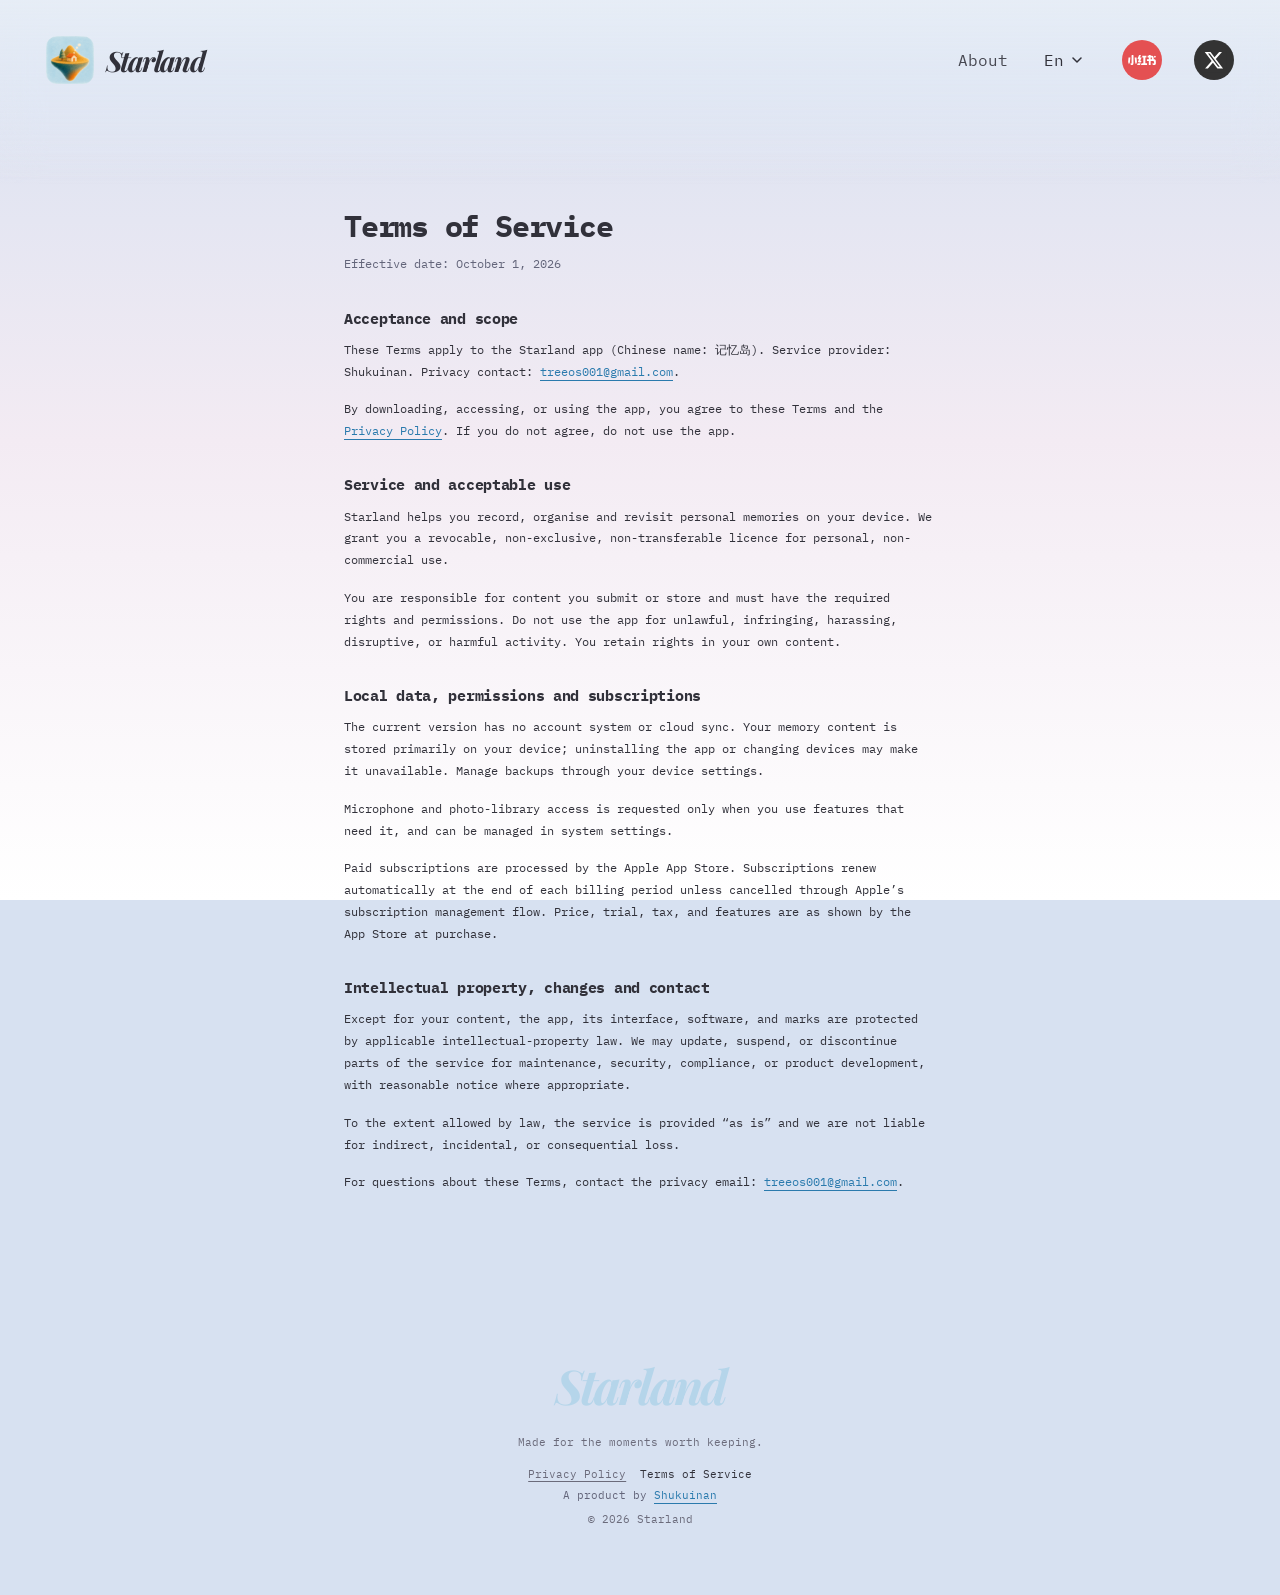
<file: terms/index.html>
<!doctype html>
<html lang="en">
  <head>
    <meta charset="UTF-8" />
    <meta name="viewport" content="width=device-width, initial-scale=1.0" />
    <meta name="theme-color" content="#D7E1F1" />
    <title>Terms of Service — Starland</title>
    <meta name="description" content="Terms of Service for the Starland iPhone app. Effective October 1, 2026." />
    <link rel="canonical" href="https://starland.app/terms/" />
    <link rel="alternate" hreflang="en" href="https://starland.app/terms/" />
    <link rel="alternate" hreflang="zh-CN" href="https://starland.app/zh/terms/" />
    <link rel="alternate" hreflang="x-default" href="https://starland.app/terms/" />
    <meta name="robots" content="index, follow" />
    <meta property="og:type" content="website" />
    <meta property="og:site_name" content="Starland" />
    <meta property="og:locale" content="en_US" />
    <meta property="og:locale:alternate" content="zh_CN" />
    <meta property="og:title" content="Terms of Service — Starland" />
    <meta property="og:description" content="Terms of Service for the Starland iPhone app. Effective October 1, 2026." />
    <meta property="og:url" content="https://starland.app/terms/" />
    <meta property="og:image" content="https://starland.app/Assets/Starland/app-icon.png" />
    <meta name="twitter:card" content="summary" />
    <meta name="twitter:title" content="Terms of Service — Starland" />
    <meta name="twitter:description" content="Terms of Service for the Starland iPhone app. Effective October 1, 2026." />
    <link rel="icon" type="image/png" href="../Assets/Starland/app-icon.png" />
    <link rel="apple-touch-icon" href="../Assets/Starland/app-icon.png" />
    <link rel="preconnect" href="https://fonts.googleapis.com" />
    <link rel="preconnect" href="https://fonts.gstatic.com" crossorigin />
    <link href="https://fonts.googleapis.com/css2?family=IBM+Plex+Mono:ital,wght@0,400;0,500;0,600;0,700;1,400&family=Playfair+Display:ital,wght@1,600;1,700&display=swap" rel="stylesheet" />
    <link rel="stylesheet" href="../styles.css?v=20260917-nav-02" />
    <script type="application/ld+json">
    {
      "@context": "https://schema.org",
      "@type": "WebPage",
      "name": "Terms of Service",
      "url": "https://starland.app/terms/",
      "inLanguage": "en",
      "dateEffective": "2026-10-01",
      "isPartOf": { "@type": "WebSite", "name": "Starland", "url": "https://starland.app/" }
    }
    </script>
  </head>
  <body>
    <a class="skip-link" href="#legal">Skip to content</a>
    <header class="navbar">
      <div class="nav-left">
        <a class="nav-home" href="../">
          <img class="nav-app-icon" src="../Assets/Starland/app-icon.png" alt="" />
          <span>Starland</span>
        </a>
      </div>
      <div class="nav-right">
        <a class="nav-about" href="#about" id="aboutModalOpen" role="button" aria-haspopup="dialog" aria-expanded="false" aria-controls="aboutModal">About</a>
        <div class="lang-selector">
          <button class="lang-trigger" id="langTrigger" type="button" aria-haspopup="listbox" aria-expanded="false">
            <span id="currentLang">En</span>
            <svg class="lang-arrow" width="10" height="6" viewBox="0 0 10 6" fill="none" aria-hidden="true">
              <path d="M1 1L5 5L9 1" stroke="currentColor" stroke-width="1.5" stroke-linecap="round" stroke-linejoin="round"/>
            </svg>
          </button>
          <div class="lang-dropdown" id="langDropdown" role="listbox">
            <a href="../zh/terms/" role="option" data-lang="zh">中</a>
            <a href="./" role="option" data-lang="en">En</a>
          </div>
        </div>
        <div class="social-icons">
          <a class="social-link" href="https://www.xiaohongshu.com/user/profile/5e56621c0000000001004885?xsec_token=YBqgjhpWcEMDag6dY9kp-q4vRDh8qoKZPtLFFIorZBJxc=&amp;xsec_source=app_share" target="_blank" rel="noopener noreferrer" aria-label="Xiaohongshu">
            <img src="../Assets/SocialLogo/ic/Red.svg" alt="" />
          </a>
          <a class="social-link" href="https://x.com/treeman730" target="_blank" rel="noopener noreferrer" aria-label="X">
            <img src="../Assets/SocialLogo/ic/X.svg" alt="" />
          </a>
        </div>
        <button class="burger-menu" id="burgerToggle" type="button" aria-haspopup="true" aria-expanded="false" aria-controls="mobileMenu" aria-label="Open menu">
          <span></span>
          <span></span>
          <span></span>
        </button>
      </div>
      <div class="mobile-overlay" id="mobileMenu">
        <nav class="mobile-nav">
          <a href="#about" class="mobile-nav-item mobile-about-open" role="button">About</a>
          <div class="mobile-lang">
            <a href="../zh/terms/" role="option" data-lang="zh">中</a>
            <a href="./" role="option" data-lang="en">En</a>
          </div>
        </nav>
        <div class="mobile-social">
          <a class="social-link" href="https://www.xiaohongshu.com/user/profile/5e56621c0000000001004885?xsec_token=YBqgjhpWcEMDag6dY9kp-q4vRDh8qoKZPtLFFIorZBJxc=&amp;xsec_source=app_share" target="_blank" rel="noopener noreferrer" aria-label="Xiaohongshu">
            <img src="../Assets/SocialLogo/ic/Red.svg" alt="" />
          </a>
          <a class="social-link" href="https://x.com/treeman730" target="_blank" rel="noopener noreferrer" aria-label="X">
            <img src="../Assets/SocialLogo/ic/X.svg" alt="" />
          </a>
        </div>
      </div>
    </header>

    <main>
      <article class="legal-doc" id="legal">
        <p class="legal-back"><a class="inline-link" href="../">Starland</a></p>
        <h1>Terms of Service</h1>
        <p class="legal-date">Effective date: October 1, 2026</p>
        <h2>Acceptance and scope</h2>
        <p>These Terms apply to the Starland app (Chinese name: 记忆岛). Service provider: Shukuinan. Privacy contact: <a class="inline-link" href="mailto:treeos001@gmail.com">treeos001@gmail.com</a>.</p>
        <p>By downloading, accessing, or using the app, you agree to these Terms and the <a class="inline-link" href="../privacy/">Privacy Policy</a>. If you do not agree, do not use the app.</p>
        <h2>Service and acceptable use</h2>
        <p>Starland helps you record, organise and revisit personal memories on your device. We grant you a revocable, non-exclusive, non-transferable licence for personal, non-commercial use.</p>
        <p>You are responsible for content you submit or store and must have the required rights and permissions. Do not use the app for unlawful, infringing, harassing, disruptive, or harmful activity. You retain rights in your own content.</p>
        <h2>Local data, permissions and subscriptions</h2>
        <p>The current version has no account system or cloud sync. Your memory content is stored primarily on your device; uninstalling the app or changing devices may make it unavailable. Manage backups through your device settings.</p>
        <p>Microphone and photo-library access is requested only when you use features that need it, and can be managed in system settings.</p>
        <p>Paid subscriptions are processed by the Apple App Store. Subscriptions renew automatically at the end of each billing period unless cancelled through Apple’s subscription management flow. Price, trial, tax, and features are as shown by the App Store at purchase.</p>
        <h2>Intellectual property, changes and contact</h2>
        <p>Except for your content, the app, its interface, software, and marks are protected by applicable intellectual-property law. We may update, suspend, or discontinue parts of the service for maintenance, security, compliance, or product development, with reasonable notice where appropriate.</p>
        <p>To the extent allowed by law, the service is provided “as is” and we are not liable for indirect, incidental, or consequential loss.</p>
        <p>For questions about these Terms, contact the privacy email: <a class="inline-link" href="mailto:treeos001@gmail.com">treeos001@gmail.com</a>.</p>
      </article>
    </main>

    <footer>
      <p class="wordmark">Starland</p>
      <p>Made for the moments worth keeping.</p>
      <nav class="legal-nav" aria-label="Legal">
        <a href="../privacy/">Privacy Policy</a>
        <a href="./" aria-current="page">Terms of Service</a>
      </nav>
      <p class="site-credit">A product by <a class="inline-link" href="https://www.wowdesign.fun/" target="_blank" rel="noopener noreferrer">Shukuinan</a></p>
      <p>© <span id="year"></span> Starland</p>
    </footer>

    <div class="modal-overlay" id="aboutModal" role="dialog" aria-modal="true" aria-labelledby="aboutModalTitle" aria-hidden="true">
      <div class="modal-scrim" aria-hidden="true"></div>
      <div class="modal-container modal-container--about">
        <div class="modal-mobile-header">
          <button class="modal-back" id="aboutMobileBack" type="button" aria-label="Close">
            <svg width="24" height="24" viewBox="0 0 24 24" fill="none" stroke="#007AFF" stroke-width="2.5" stroke-linecap="round" stroke-linejoin="round">
              <polyline points="15 18 9 12 15 6"></polyline>
            </svg>
          </button>
          <span class="modal-title">About</span>
        </div>
        <button class="modal-close" id="aboutModalClose" type="button" aria-label="Close">
          <svg width="20" height="20" viewBox="0 0 24 24" fill="none" stroke="#000" stroke-width="2.5" stroke-linecap="round">
            <path d="M18 6L6 18M6 6l12 12"/>
          </svg>
        </button>
        <div class="about-modal-body">
          <img src="../Assets/PersonalLogo.svg" alt="祝以南 SHUKUINAN" class="about-modal__logo" width="160" />
          <h2 id="aboutModalTitle" class="about-modal__name">Shukuinan</h2>
          <p class="about-modal__role">Designer：Brand｜Print｜UI｜illustration｜Product Design｜Offline Vision｜Creativity</p>
          <p class="about-modal__text">Passionate about design and drawing. Several personal projects: <a href="https://www.instagram.com/heyastronaut001" target="_blank" class="inline-link">Heyastronaut</a> (Illustration Project), <a href="https://www.xiaohongshu.com/collection/item/67c198460259000000000001?xhsshare=CopyLink&amp;appuid=5e56621c0000000001004885&amp;apptime=1766322275&amp;share_id=de329cdb8dbd491e8a088997de94f2d8" target="_blank" class="inline-link">Cloud Series</a> (Illustration Project), <a href="https://apps.apple.com/cn/app/%E6%97%A5%E8%90%BD%E5%B2%9B/id6743801054" target="_blank" class="inline-link">Sunmuse App</a> (2025), <a href="https://muse-tap.com/" target="_blank" rel="noopener noreferrer" class="inline-link">MuseTap</a>.</p>
          <p class="about-modal__text">Love beautiful things and work hard for them.</p>
          <p class="about-modal__contact">Get in touch: <a href="mailto:treeos001@gmail.com" class="inline-link">treeos001@gmail.com</a></p>
        </div>
      </div>
    </div>

    <script src="../legal.js?v=20260917-nav-02"></script>
  </body>
</html>
</file>
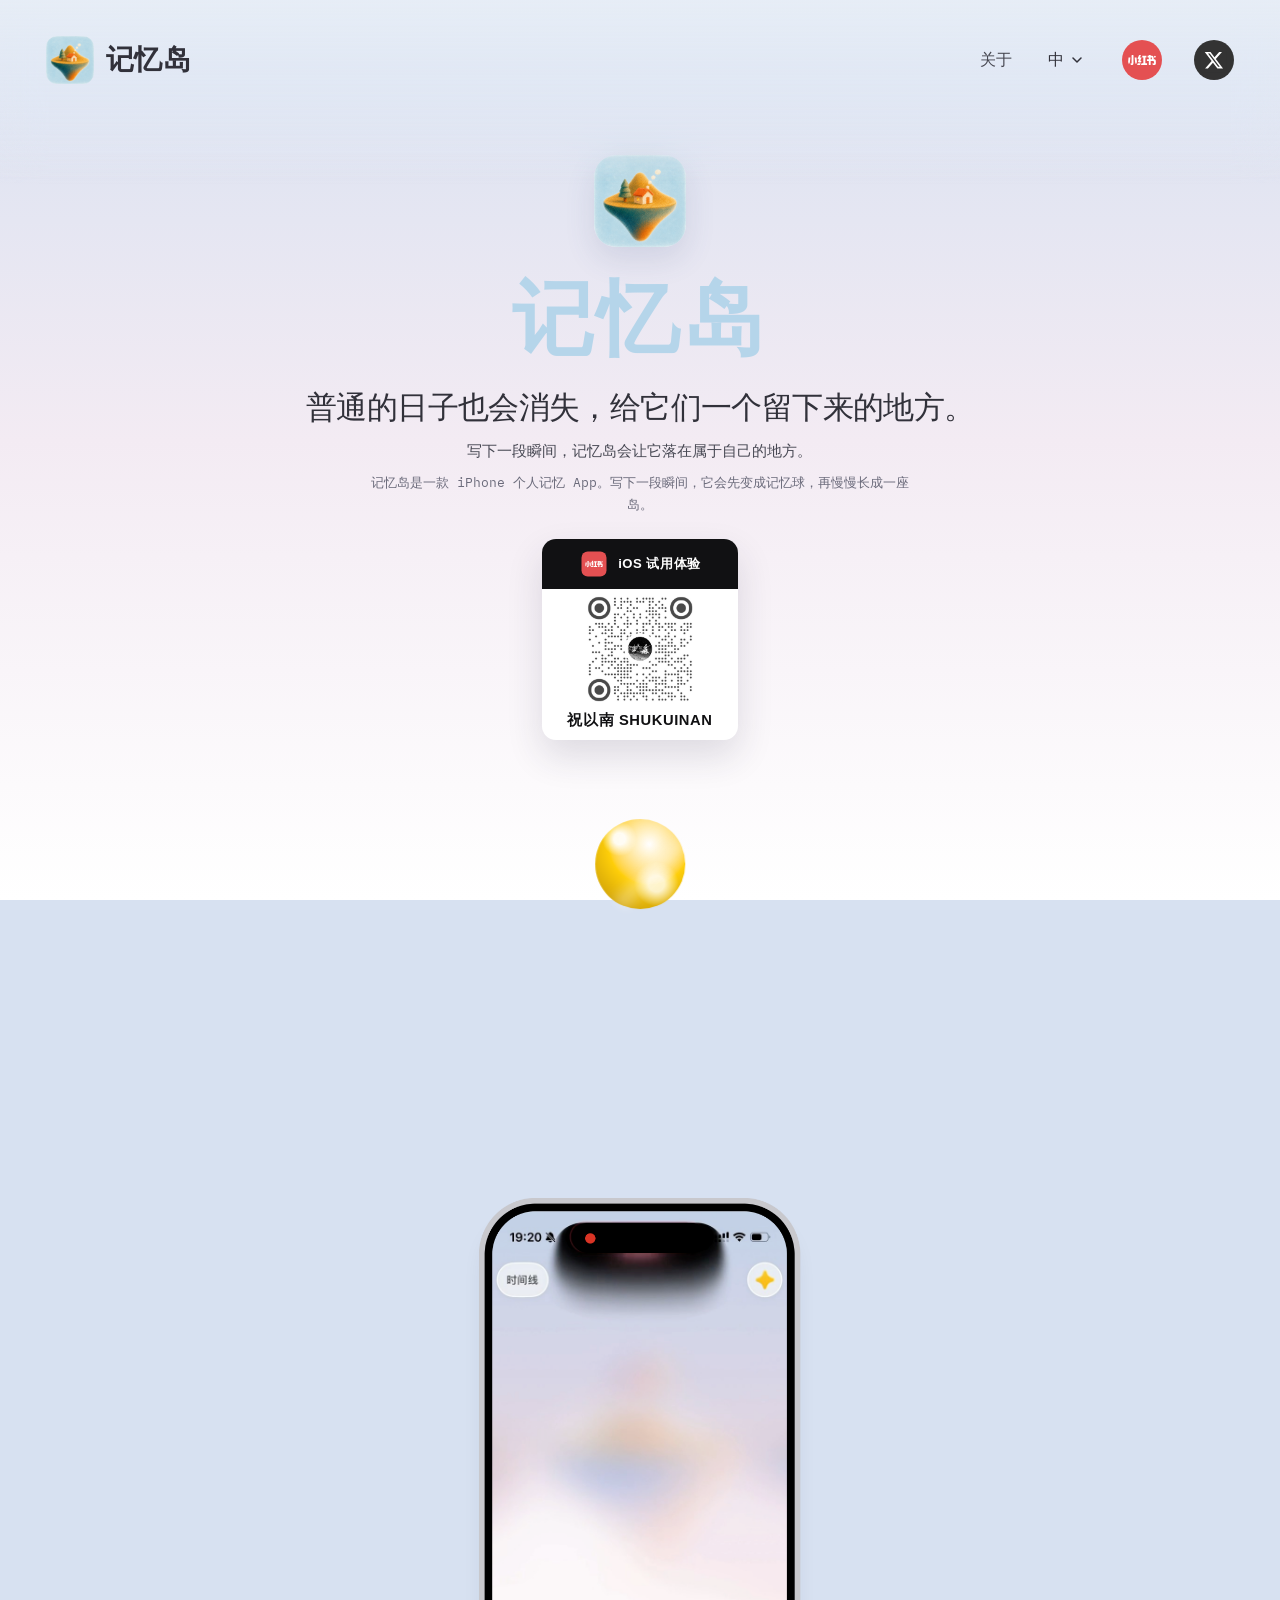
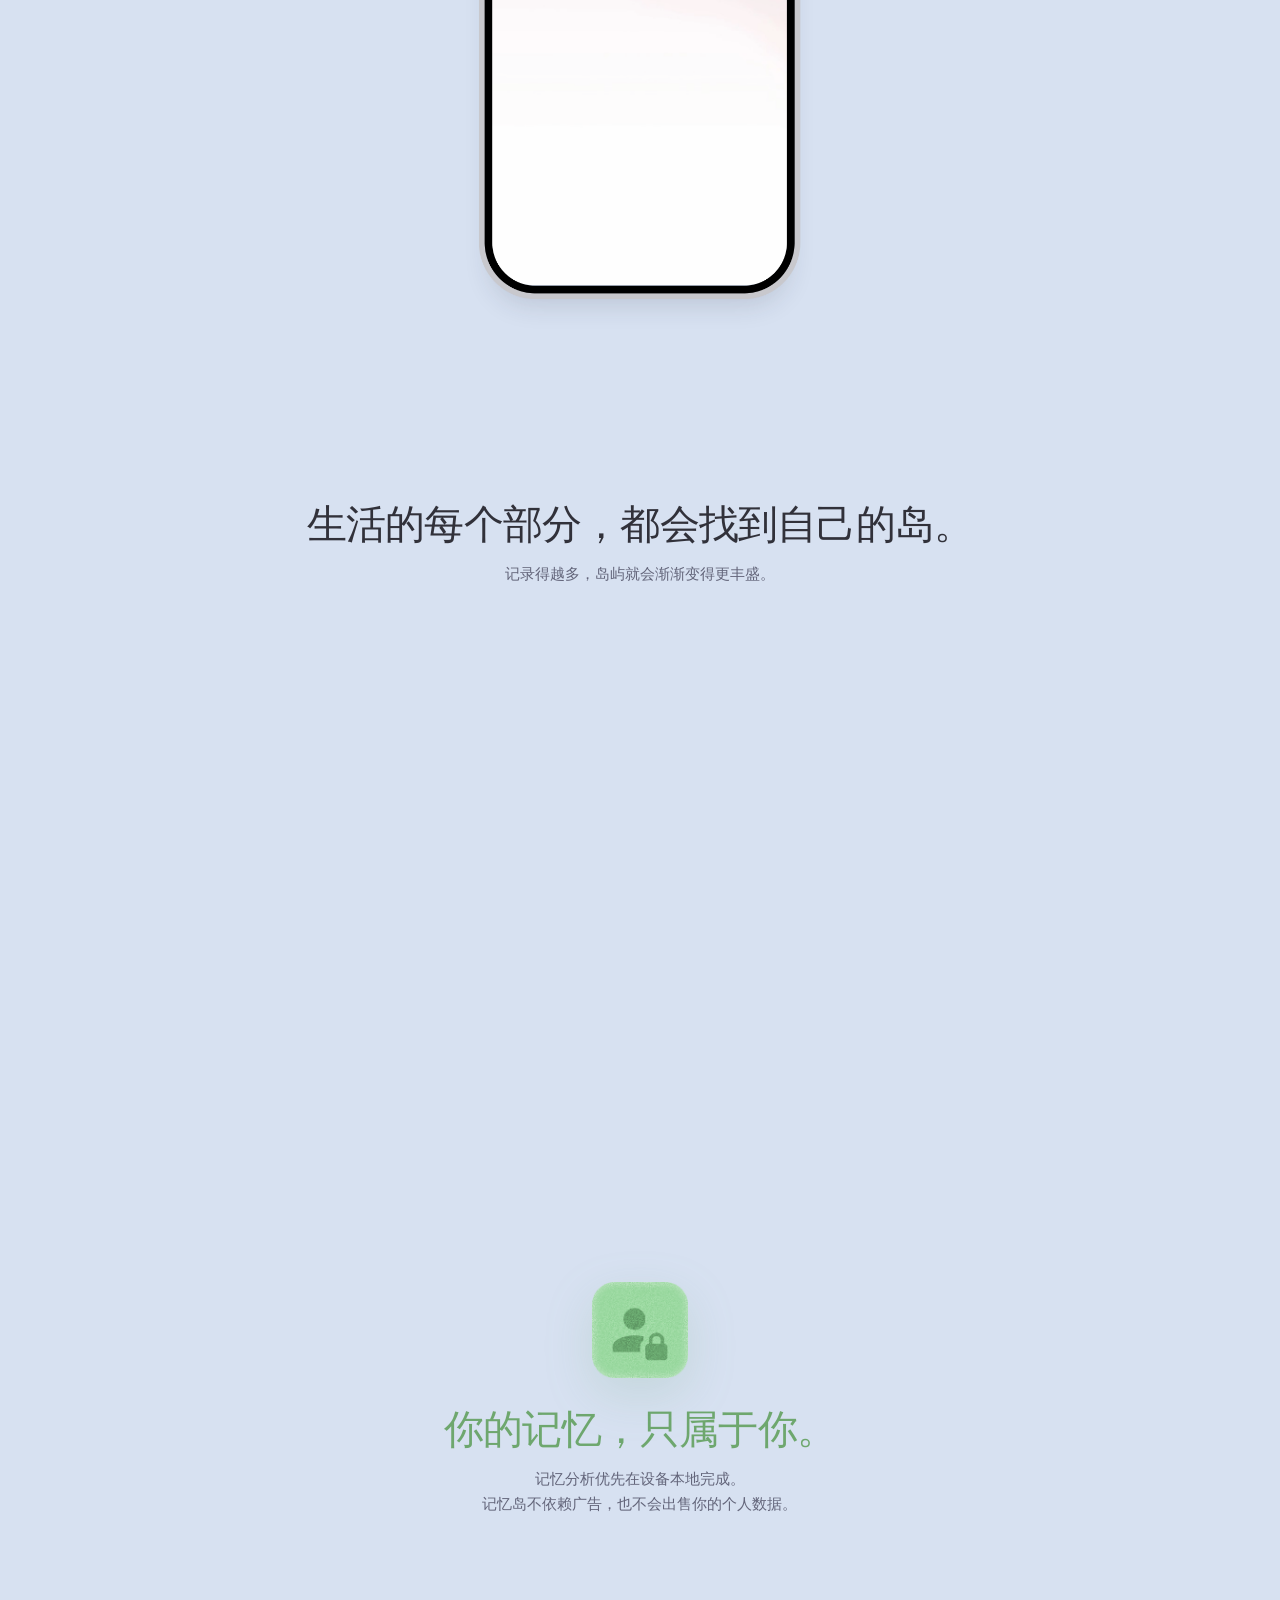
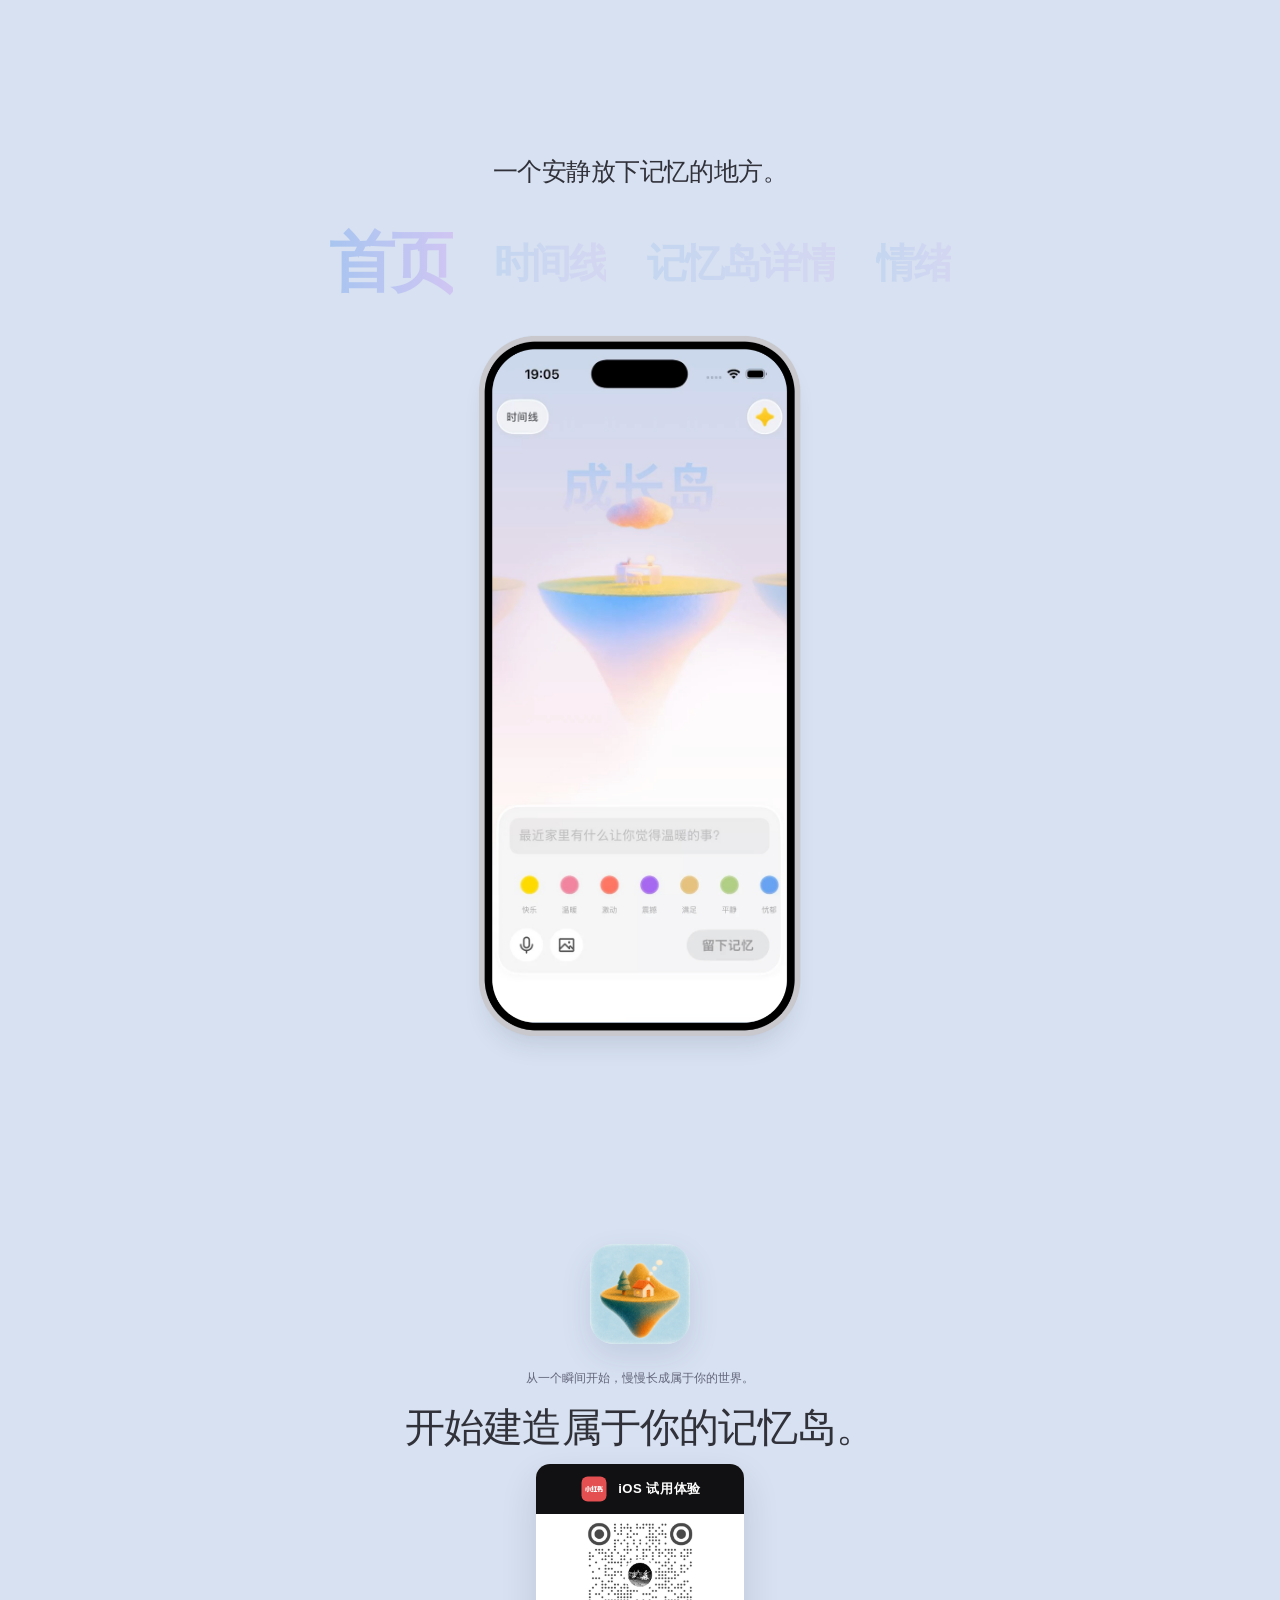
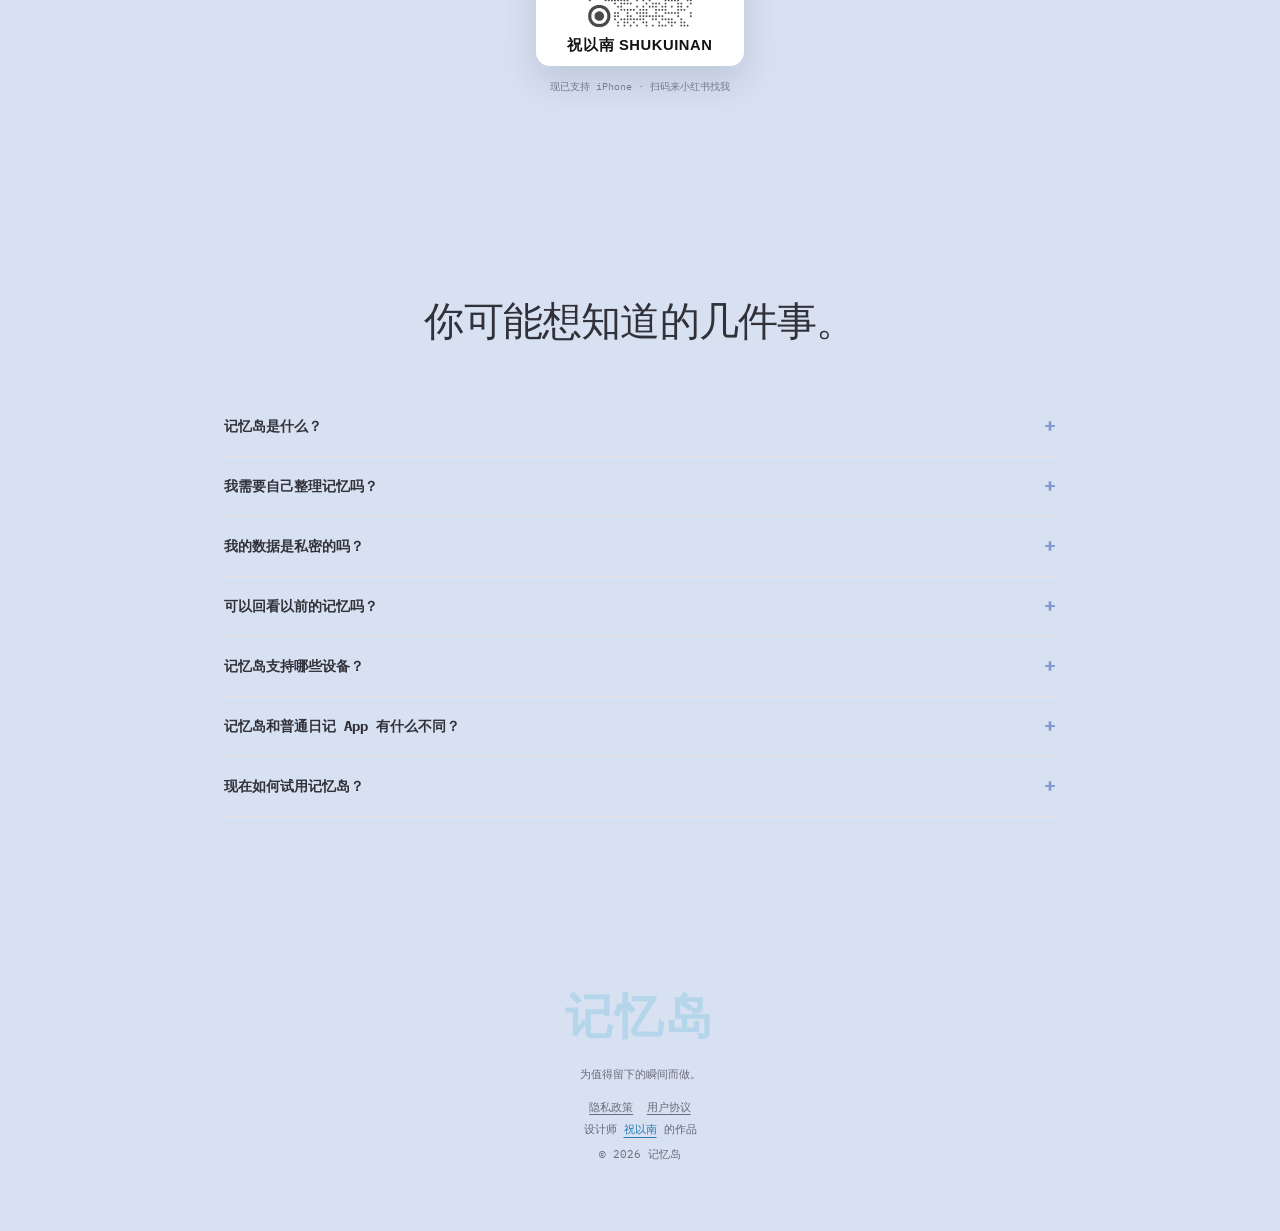
<file: zh/index.html>
<!doctype html>
<html lang="zh-CN" data-asset-root="../">
  <head>
    <meta charset="UTF-8" />
    <meta name="viewport" content="width=device-width, initial-scale=1.0" />
    <meta name="theme-color" content="#D7E1F1" />
    <title data-en="Starland — iPhone app that turns written moments into memory islands" data-zh="记忆岛 — 把写下的瞬间变成岛屿的 iPhone 记忆 App">记忆岛 — 把写下的瞬间变成岛屿的 iPhone 记忆 App</title>
    <meta
      name="description"
      content="记忆岛是一款 iPhone 个人记忆 App。写下一段瞬间，它会先变成记忆球，再慢慢长成岛屿。记忆分析优先在设备本地完成。"
      data-en="Starland is a personal memory app for iPhone. Write down a moment, and it becomes a colored memory orb, then an island. Memory analysis happens on your device first."
      data-zh="记忆岛是一款 iPhone 个人记忆 App。写下一段瞬间，它会先变成记忆球，再慢慢长成岛屿。记忆分析优先在设备本地完成。"
    />
    <link rel="canonical" href="https://starland.app/zh/" />
    <link rel="alternate" hreflang="en" href="https://starland.app/" />
    <link rel="alternate" hreflang="zh-CN" href="https://starland.app/zh/" />
    <link rel="alternate" hreflang="x-default" href="https://starland.app/" />
    <meta name="robots" content="index, follow, max-image-preview:large" />
    <meta property="og:type" content="website" />
    <meta property="og:site_name" content="记忆岛" />
    <meta property="og:locale" content="zh_CN" />
    <meta property="og:locale:alternate" content="en_US" />
    <meta property="og:title" content="记忆岛 — 把写下的瞬间变成岛屿的 iPhone 记忆 App" />
    <meta property="og:description" content="记忆岛是一款 iPhone 个人记忆 App。写下一段瞬间，它会先变成记忆球，再慢慢长成岛屿。记忆分析优先在设备本地完成。" />
    <meta property="og:url" content="https://starland.app/zh/" />
    <meta property="og:image" content="https://starland.app/Assets/Starland/app-icon.png" />
    <meta property="og:image:alt" content="记忆岛应用图标" />
    <meta name="twitter:card" content="summary" />
    <meta name="twitter:image" content="https://starland.app/Assets/Starland/app-icon.png" />
    <meta name="twitter:title" content="记忆岛 — 把写下的瞬间变成岛屿的 iPhone 记忆 App" />
    <meta name="twitter:description" content="记忆岛是一款 iPhone 个人记忆 App。写下一段瞬间，它会先变成记忆球，再慢慢长成岛屿。记忆分析优先在设备本地完成。" />
    <link rel="icon" type="image/png" href="../Assets/Starland/app-icon.png" />
    <link rel="apple-touch-icon" href="../Assets/Starland/app-icon.png" />
    <link rel="preconnect" href="https://fonts.googleapis.com" />
    <link rel="preconnect" href="https://fonts.gstatic.com" crossorigin />
    <link href="https://fonts.googleapis.com/css2?family=IBM+Plex+Mono:ital,wght@0,400;0,500;0,600;0,700;1,400&family=Playfair+Display:ital,wght@1,600;1,700&display=swap" rel="stylesheet" />
    <script>
      if (window.parent !== window) document.documentElement.classList.add("is-embedded");
    </script>
    <link rel="stylesheet" href="../styles.css?v=20260917-nav-02" />
    <script type="application/ld+json">
    {
      "@context": "https://schema.org",
      "@graph": [
        {
          "@type": "Person",
          "@id": "https://starland.app/#shukuinan",
          "name": "Shukuinan",
          "alternateName": ["祝以南", "SHUKUINAN"],
          "url": "https://www.wowdesign.fun/",
          "jobTitle": "Designer",
          "sameAs": [
            "https://x.com/treeman730",
            "https://www.xiaohongshu.com/user/profile/5e56621c0000000001004885",
            "https://www.wowdesign.fun/",
            "https://muse-tap.com/"
          ]
        },
        {
          "@type": "SoftwareApplication",
          "@id": "https://starland.app/#app",
          "name": "记忆岛",
          "alternateName": ["Starland"],
          "url": "https://starland.app/",
          "mainEntityOfPage": "https://starland.app/zh/",
          "inLanguage": ["en", "zh-CN"],
          "image": "https://starland.app/Assets/Starland/app-icon.png",
          "screenshot": "https://starland.app/Assets/Starland/showcase-poster-zh.jpg",
          "operatingSystem": "iOS",
          "applicationCategory": "LifestyleApplication",
          "description": "记忆岛是一款 iPhone 个人记忆 App。写下一段瞬间，它会先变成记忆球，再慢慢长成岛屿。记忆分析优先在设备本地完成。",
          "author": { "@id": "https://starland.app/#shukuinan" },
          "sameAs": [
            "https://x.com/treeman730",
            "https://www.xiaohongshu.com/user/profile/5e56621c0000000001004885",
            "https://www.wowdesign.fun/#starland"
          ]
        },
        {
          "@type": "WebSite",
          "name": "记忆岛",
          "alternateName": ["Starland"],
          "url": "https://starland.app/zh/",
          "inLanguage": "zh-CN",
          "publisher": { "@id": "https://starland.app/#shukuinan" }
        }
      ]
    }
    </script>
    <script type="application/ld+json" id="ld-faq">
{
  "@context": "https://schema.org",
  "@type": "FAQPage",
  "mainEntity": [
    {
      "@type": "Question",
      "name": "记忆岛是什么？",
      "acceptedAnswer": {
        "@type": "Answer",
        "text": "记忆岛是一款 iPhone 个人记忆 App。你写下的瞬间，会慢慢形成不同的岛屿。"
      }
    },
    {
      "@type": "Question",
      "name": "我需要自己整理记忆吗？",
      "acceptedAnswer": {
        "@type": "Answer",
        "text": "不需要。你只需要记录，记忆岛会帮助每段记忆找到合适的位置。"
      }
    },
    {
      "@type": "Question",
      "name": "我的数据是私密的吗？",
      "acceptedAnswer": {
        "@type": "Answer",
        "text": "记忆分析优先在设备本地完成。记忆岛不依赖广告，也不会出售你的个人数据。查看隐私政策：https://starland.app/zh/privacy/"
      }
    },
    {
      "@type": "Question",
      "name": "可以回看以前的记忆吗？",
      "acceptedAnswer": {
        "@type": "Answer",
        "text": "可以。你可以通过时间线、岛屿和回顾功能重新看见过去的记忆。"
      }
    },
    {
      "@type": "Question",
      "name": "记忆岛支持哪些设备？",
      "acceptedAnswer": {
        "@type": "Answer",
        "text": "目前记忆岛支持 iPhone。"
      }
    },
    {
      "@type": "Question",
      "name": "记忆岛和普通日记 App 有什么不同？",
      "acceptedAnswer": {
        "@type": "Answer",
        "text": "日记通常按时间排成一份清单。记忆岛会把每段记忆放进生活对应的岛屿，并用颜色记住当时的感受。"
      }
    },
    {
      "@type": "Question",
      "name": "现在如何试用记忆岛？",
      "acceptedAnswer": {
        "@type": "Answer",
        "text": "记忆岛目前提供 iPhone 试用。来小红书找祝以南即可申请。"
      }
    }
  ]
}
    </script>
  </head>
  <body>
    <div class="scene-bg" id="scene-privacy" aria-hidden="true"></div>
    <a class="skip-link localize" href="#record" data-en="Skip to content" data-zh="跳到正文">跳到正文</a>
    <header class="navbar">
      <div class="nav-left">
        <a class="nav-home" href="./">
          <img class="nav-app-icon" src="../Assets/Starland/app-icon.png" alt="" />
          <span class="localize" data-en="Starland" data-zh="记忆岛">记忆岛</span>
        </a>
      </div>
      <div class="nav-right">
        <a class="nav-about localize" href="#about" id="aboutModalOpen" role="button" aria-haspopup="dialog" aria-expanded="false" aria-controls="aboutModal" data-en="About" data-zh="关于">关于</a>
        <div class="lang-selector">
          <button class="lang-trigger" id="langTrigger" type="button" aria-haspopup="listbox" aria-expanded="false">
            <span id="currentLang">中</span>
            <svg class="lang-arrow" width="10" height="6" viewBox="0 0 10 6" fill="none" aria-hidden="true">
              <path d="M1 1L5 5L9 1" stroke="currentColor" stroke-width="1.5" stroke-linecap="round" stroke-linejoin="round"/>
            </svg>
          </button>
          <div class="lang-dropdown" id="langDropdown" role="listbox">
            <a href="./" role="option" data-lang="zh">中</a>
            <a href="../" role="option" data-lang="en">En</a>
          </div>
        </div>
        <div class="social-icons">
          <a class="social-link" href="https://www.xiaohongshu.com/user/profile/5e56621c0000000001004885?xsec_token=YBqgjhpWcEMDag6dY9kp-q4vRDh8qoKZPtLFFIorZBJxc=&amp;xsec_source=app_share" target="_blank" rel="noopener noreferrer" aria-label="Xiaohongshu">
            <img src="../Assets/SocialLogo/ic/Red.svg" alt="" />
          </a>
          <a class="social-link" href="https://x.com/treeman730" target="_blank" rel="noopener noreferrer" aria-label="X">
            <img src="../Assets/SocialLogo/ic/X.svg" alt="" />
          </a>
        </div>
        <button class="burger-menu" id="burgerToggle" type="button" aria-haspopup="true" aria-expanded="false" aria-controls="mobileMenu" data-aria-en="Open menu" data-aria-zh="打开菜单" aria-label="Open menu">
          <span></span>
          <span></span>
          <span></span>
        </button>
      </div>
      <div class="mobile-overlay" id="mobileMenu">
        <nav class="mobile-nav">
          <a href="#about" class="mobile-nav-item mobile-about-open localize" role="button" data-en="About" data-zh="关于">关于</a>
          <div class="mobile-lang">
            <a href="./" role="option" data-lang="zh">中</a>
            <a href="../" role="option" data-lang="en">En</a>
          </div>
        </nav>
        <div class="mobile-social">
          <a class="social-link" href="https://www.xiaohongshu.com/user/profile/5e56621c0000000001004885?xsec_token=YBqgjhpWcEMDag6dY9kp-q4vRDh8qoKZPtLFFIorZBJxc=&amp;xsec_source=app_share" target="_blank" rel="noopener noreferrer" aria-label="Xiaohongshu">
            <img src="../Assets/SocialLogo/ic/Red.svg" alt="" />
          </a>
          <a class="social-link" href="https://x.com/treeman730" target="_blank" rel="noopener noreferrer" aria-label="X">
            <img src="../Assets/SocialLogo/ic/X.svg" alt="" />
          </a>
        </div>
      </div>
    </header>

    <div class="travel-orb" id="travel-orb" aria-hidden="true">
      <span class="orb-glow"></span>
      <span class="orb-core"><span class="orb-shine"></span></span>
    </div>

    <aside class="sticky-download" id="sticky-download" data-aria-en="Scan to find me on X for an iOS trial" data-aria-zh="扫码来小红书找我，领取 iOS 试用" aria-label="Scan to find me on X for an iOS trial">
      <img class="sticky-download-icon" src="../Assets/Starland/app-icon.png" alt="记忆岛应用图标" />
      <strong class="localize" data-en="Starland" data-zh="记忆岛">记忆岛</strong>
      <a class="tf-badge compact trial-link" href="https://x.com/treeman730" target="_blank" rel="noopener noreferrer" data-href-en="https://x.com/treeman730" data-href-zh="https://www.xiaohongshu.com/user/profile/5e56621c0000000001004885?xsec_token=YBqgjhpWcEMDag6dY9kp-q4vRDh8qoKZPtLFFIorZBJxc=&amp;xsec_source=app_share">
        <img class="tf-badge-icon trial-icon-red" src="../Assets/SocialLogo/ic/Red.svg" alt="" />
        <svg class="tf-badge-icon trial-icon-x" viewBox="0 0 24 24" aria-hidden="true">
          <path fill="currentColor" d="M18.244 2.25h3.308l-7.227 8.26 8.502 11.24H16.17l-4.714-6.231-5.401 6.231H2.744l7.727-8.835L1.254 2.25H8.08l4.257 5.622L18.244 2.25zm-1.161 17.52h1.833L7.084 4.126H5.117z"/>
        </svg>
        <span class="localize" data-en="Want to try? <br class='trial-break'>Feel free to find me" data-zh="想试用？欢迎找我">想试用？欢迎找我</span>
      </a>
      <a class="xhs-card trial-link" href="https://x.com/treeman730" target="_blank" rel="noopener noreferrer" data-href-en="https://x.com/treeman730" data-href-zh="https://www.xiaohongshu.com/user/profile/5e56621c0000000001004885?xsec_token=YBqgjhpWcEMDag6dY9kp-q4vRDh8qoKZPtLFFIorZBJxc=&amp;xsec_source=app_share">
        <span class="xhs-card-head">
          <img class="xhs-card-logo trial-logo-app" src="../Assets/Starland/app-icon.png" alt="" />
          <img class="xhs-card-logo trial-logo-xhs" src="../Assets/Starland/xiaohongshu-icon.svg" alt="" />
          <img class="xhs-card-logo trial-logo-x" src="../Assets/Starland/x-icon.svg" alt="" />
          <span class="xhs-card-title localize" data-en="Want to try?<br>Feel free to find me" data-zh="iOS 试用体验">iOS 试用体验</span>
        </span>
        <img class="xhs-card-qr trial-qr-en" src="../Assets/Starland/x-qr.png" width="766" height="766" alt="Scan to find SHUKUINAN on X" />
        <img class="xhs-card-qr trial-qr-zh" src="../Assets/Starland/xiaohongshu-qr.png" width="766" height="766" alt="祝以南小红书二维码" />
        <span class="xhs-card-name localize" data-en="SHUKUINAN" data-zh="祝以南 SHUKUINAN">祝以南 SHUKUINAN</span>
      </a>
    </aside>

    <main>
      <section class="hero section" id="hero" aria-labelledby="hero-title">
        <div class="hero-copy" id="hero-copy">
          <img class="app-icon hero-icon" src="../Assets/Starland/app-icon.png" alt="" />
          <p class="wordmark localize" data-en="Starland" data-zh="记忆岛">记忆岛</p>
          <h1 id="hero-title" class="localize" data-en="Ordinary moments disappear,<br>Give them somewhere to stay." data-zh="普通的日子也会消失，给它们一个留下来的地方。">普通的日子也会消失，给它们一个留下来的地方。</h1>
          <p class="lede localize" data-en="Write down a moment. Starland gives it a place to belong." data-zh="写下一段瞬间，记忆岛会让它落在属于自己的地方。">写下一段瞬间，记忆岛会让它落在属于自己的地方。</p>
          <p class="product-summary localize" data-en="Starland is a personal memory app for iPhone. Write a moment, and it becomes a colored orb, then an island." data-zh="记忆岛是一款 iPhone 个人记忆 App。写下一段瞬间，它会先变成记忆球，再慢慢长成一座岛。">记忆岛是一款 iPhone 个人记忆 App。写下一段瞬间，它会先变成记忆球，再慢慢长成一座岛。</p>
          <a class="tf-badge trial-link" href="https://x.com/treeman730" target="_blank" rel="noopener noreferrer" data-href-en="https://x.com/treeman730" data-href-zh="https://www.xiaohongshu.com/user/profile/5e56621c0000000001004885?xsec_token=YBqgjhpWcEMDag6dY9kp-q4vRDh8qoKZPtLFFIorZBJxc=&amp;xsec_source=app_share">
            <img class="tf-badge-icon trial-icon-red" src="../Assets/SocialLogo/ic/Red.svg" alt="" />
            <svg class="tf-badge-icon trial-icon-x" viewBox="0 0 24 24" aria-hidden="true">
              <path fill="currentColor" d="M18.244 2.25h3.308l-7.227 8.26 8.502 11.24H16.17l-4.714-6.231-5.401 6.231H2.744l7.727-8.835L1.254 2.25H8.08l4.257 5.622L18.244 2.25zm-1.161 17.52h1.833L7.084 4.126H5.117z"/>
            </svg>
            <span class="localize" data-en="Want to try? <br class='trial-break'>Feel free to find me" data-zh="想试用？欢迎找我">想试用？欢迎找我</span>
          </a>
          <a class="xhs-card trial-link" href="https://x.com/treeman730" target="_blank" rel="noopener noreferrer" data-href-en="https://x.com/treeman730" data-href-zh="https://www.xiaohongshu.com/user/profile/5e56621c0000000001004885?xsec_token=YBqgjhpWcEMDag6dY9kp-q4vRDh8qoKZPtLFFIorZBJxc=&amp;xsec_source=app_share">
            <span class="xhs-card-head">
              <img class="xhs-card-logo trial-logo-xhs" src="../Assets/Starland/xiaohongshu-icon.svg" alt="" />
              <img class="xhs-card-logo trial-logo-x" src="../Assets/Starland/x-icon.svg" alt="" />
              <span class="xhs-card-title localize" data-en="Want to try?<br>Feel free to find me" data-zh="iOS 试用体验">iOS 试用体验</span>
            </span>
            <img class="xhs-card-qr trial-qr-en" src="../Assets/Starland/x-qr.png" width="766" height="766" alt="Scan to find SHUKUINAN on X" />
            <img class="xhs-card-qr trial-qr-zh" src="../Assets/Starland/xiaohongshu-qr.png" width="766" height="766" alt="祝以南小红书二维码" />
            <span class="xhs-card-name localize" data-en="SHUKUINAN" data-zh="祝以南 SHUKUINAN">祝以南 SHUKUINAN</span>
          </a>
        </div>
        <div class="orb-anchor" id="hero-orb-anchor" aria-hidden="true"></div>
      </section>

      <section class="record section" id="record" aria-labelledby="record-title">
        <div class="section-heading record-heading" id="record-heading">
          <h2 id="record-title" class="localize" data-en="Write a moment. Watch it become an island." data-zh="写下一段记忆，看它变成一座岛。">写下一段记忆，看它变成一座岛。</h2>
          <p class="localize" data-en="It first becomes a colored memory orb.<br />The color is how it felt. The island is what it was about." data-zh="它会先凝成一颗带颜色的记忆球。<br />颜色是当时的感受，岛是它属于生活的哪一部分。">它会先凝成一颗带颜色的记忆球。<br />颜色是当时的感受，岛是它属于生活的哪一部分。</p>
        </div>

        <div class="phone-wrap" id="phone-wrap" data-aria-en="Starland recording demo" data-aria-zh="记忆岛记录演示" aria-label="Starland recording demo">
          <div class="phone-stage">
            <video class="record-video" id="record-video" muted autoplay playsinline webkit-playsinline preload="auto" poster="../Assets/Starland/record-poster-zh.jpg" aria-hidden="true"></video>
            <img class="phone-frame" src="../Assets/Starland/phone-frame.png" alt="" />
            <img class="phone-island" src="../Assets/Starland/dynamic-island.png" alt="" />
            <span id="phone-orb" class="phone-orb" aria-hidden="true"></span>
          </div>
        </div>
      </section>

      <section class="islands section" id="islands" aria-labelledby="islands-title">
        <div class="section-heading islands-heading">
          <h2 id="islands-title" class="localize" data-en="Every part of life finds its own island." data-zh="生活的每个部分，都会找到自己的岛。">生活的每个部分，都会找到自己的岛。</h2>
          <p class="localize" data-en="The more you record, the more the island gradually becomes richer." data-zh="记录得越多，岛屿就会渐渐变得更丰盛。">记录得越多，岛屿就会渐渐变得更丰盛。</p>
        </div>

        <div class="island-stage" id="island-stage" aria-live="polite">
          <div class="island-copy" id="island-copy">
            <p class="island-name">Daily Life</p>
            <p class="island-description">Ordinary moments that still feel worth keeping.</p>
          </div>
          <div class="island-rail-frame">
          <div class="island-rail-viewport" id="island-rail-viewport">
          <div class="island-rail" id="island-rail">
            <div class="island-slot">
            <button class="island-card" type="button" data-slug="family" data-name-en="Family" data-name-zh="家庭岛" data-description-en="Moments with family slowly gather here." data-description-zh="和家人有关的片段，会慢慢在这里聚集。">
              <img src="../Assets/Starland/islands/island_family_stage_1.imageset/family_stage_1.png" alt="记忆岛中的家庭岛" />
            </button>
            </div>
            <div class="island-slot">
            <button class="island-card" type="button" data-slug="social" data-name-en="Friend" data-name-zh="朋友岛" data-description-en="Meals, conversations, and the time you spend together." data-description-zh="一起吃饭、聊天、出游，那些热闹与陪伴都会留在这里。">
              <img src="../Assets/Starland/islands/island_social_stage_1.imageset/social_stage_1.png" alt="记忆岛中的朋友岛" />
            </button>
            </div>
            <div class="island-slot">
            <button class="island-card" type="button" data-slug="love" data-name-en="Love" data-name-zh="恋爱岛" data-description-en="The small traces of two people sharing a life." data-description-zh="关于心动、陪伴，以及两个人生活留下的痕迹。">
              <img src="../Assets/Starland/islands/island_love_stage_1.imageset/love_stage_1.png" alt="记忆岛中的恋爱岛" />
            </button>
            </div>
            <div class="island-slot">
            <button class="island-card is-default" type="button" data-slug="daily" data-name-en="Daily Life" data-name-zh="日常岛" data-description-en="Ordinary moments that still feel worth keeping." data-description-zh="那些没有特别标签，但仍值得留下来的时刻。">
              <img src="../Assets/Starland/islands/island_daily_stage_1.imageset/daily_stage_1.png" alt="记忆岛中的日常岛" />
            </button>
            </div>
            <div class="island-slot">
            <button class="island-card" type="button" data-slug="pet" data-name-en="Pet" data-name-zh="宠物岛" data-description-en="The animals you notice and choose to remember." data-description-zh="那些被你认真记住的小动物，也有自己的位置。">
              <img src="../Assets/Starland/islands/island_pet_stage_1.imageset/pet_stage_1.png" alt="记忆岛中的宠物岛" />
            </button>
            </div>
            <div class="island-slot">
            <button class="island-card" type="button" data-slug="work" data-name-en="Work" data-name-zh="工作岛" data-description-en="Plans, busy days, tired moments, and things finally finished." data-description-zh="工作里的计划、忙碌、疲惫，以及终于完成的时刻。">
              <img src="../Assets/Starland/islands/island_work_stage_1.imageset/work_stage_1.png" alt="记忆岛中的工作岛" />
            </button>
            </div>
            <div class="island-slot">
            <button class="island-card" type="button" data-slug="study" data-name-en="Growth" data-name-zh="成长岛" data-description-en="What you learn, finish, and slowly grow into." data-description-zh="学会的、完成的，以及慢慢长成的自己。">
              <img src="../Assets/Starland/islands/island_study_stage_1.imageset/study_stage_1.png" alt="记忆岛中的成长岛" />
            </button>
            </div>
            <div class="island-slot">
            <button class="island-card" type="button" data-slug="interest" data-name-en="Interest" data-name-zh="兴趣岛" data-description-en="The things you love enough to keep doing." data-description-zh="喜欢的事、投入的时间，以及真正热爱的瞬间。">
              <img src="../Assets/Starland/islands/island_interest_stage_1.imageset/interest_stage_1.png" alt="记忆岛中的兴趣岛" />
            </button>
            </div>
          </div>
          </div>
          </div>
        </div>
      </section>

      <section class="privacy section" id="privacy" aria-labelledby="privacy-title">
        <div class="privacy-content">
          <div class="privacy-icon" aria-hidden="true">
            <img src="../Assets/Starland/privacy-icon.png" alt="" />
          </div>
          <h2 id="privacy-title" class="localize" data-en="Your memories stay yours." data-zh="你的记忆，只属于你。">你的记忆，只属于你。</h2>
          <p class="localize" data-en="Memory analysis happens on your device first.<br />Starland doesn’t rely on ads, and doesn’t sell your personal data." data-zh="记忆分析优先在设备本地完成。<br />记忆岛不依赖广告，也不会出售你的个人数据。">记忆分析优先在设备本地完成。<br />记忆岛不依赖广告，也不会出售你的个人数据。</p>
        </div>
      </section>

      <section class="showcase section" id="showcase" aria-labelledby="showcase-title">
        <div class="section-heading">
          <h2 id="showcase-title" class="localize" data-en="A quiet place for your memories." data-zh="一个安静放下记忆的地方。">一个安静放下记忆的地方。</h2>
        </div>
        <div class="showcase-tabs" role="tablist" data-aria-en="Starland app views" data-aria-zh="记忆岛界面" aria-label="Starland app views">
          <button type="button" role="tab" aria-selected="true" data-view="home" class="localize" data-en="Home" data-zh="首页">首页</button>
          <button type="button" role="tab" aria-selected="false" data-view="timeline" class="localize" data-en="Timeline" data-zh="时间线">时间线</button>
          <button type="button" role="tab" aria-selected="false" data-view="island" class="localize" data-en="Island details" data-zh="记忆岛详情">记忆岛详情</button>
          <button type="button" role="tab" aria-selected="false" data-view="emotion" class="localize" data-en="Emotions" data-zh="情绪">情绪</button>
        </div>
        <div class="showcase-phone" id="showcase-phone" aria-live="polite">
          <div class="phone-stage">
            <video class="showcase-video" id="showcase-video" muted autoplay loop playsinline webkit-playsinline preload="none" poster="../Assets/Starland/showcase-poster-zh.jpg" aria-hidden="true"></video>
            <img class="phone-frame" src="../Assets/Starland/phone-frame.png" alt="" />
          </div>
        </div>
      </section>

      <section class="download section" id="download" aria-labelledby="download-title">
        <div class="download-content">
          <img class="app-icon" src="../Assets/Starland/app-icon.png" alt="记忆岛应用图标" />
          <p class="download-kicker localize" data-en="A small memory, a growing island, a world of your own." data-zh="从一个瞬间开始，慢慢长成属于你的世界。">从一个瞬间开始，慢慢长成属于你的世界。</p>
          <h2 id="download-title" class="localize" data-en="Start building your Starland." data-zh="开始建造属于你的记忆岛。">开始建造属于你的记忆岛。</h2>
          <a class="tf-badge trial-link" href="https://x.com/treeman730" target="_blank" rel="noopener noreferrer" data-href-en="https://x.com/treeman730" data-href-zh="https://www.xiaohongshu.com/user/profile/5e56621c0000000001004885?xsec_token=YBqgjhpWcEMDag6dY9kp-q4vRDh8qoKZPtLFFIorZBJxc=&amp;xsec_source=app_share">
            <img class="tf-badge-icon trial-icon-red" src="../Assets/SocialLogo/ic/Red.svg" alt="" />
            <svg class="tf-badge-icon trial-icon-x" viewBox="0 0 24 24" aria-hidden="true">
              <path fill="currentColor" d="M18.244 2.25h3.308l-7.227 8.26 8.502 11.24H16.17l-4.714-6.231-5.401 6.231H2.744l7.727-8.835L1.254 2.25H8.08l4.257 5.622L18.244 2.25zm-1.161 17.52h1.833L7.084 4.126H5.117z"/>
            </svg>
            <span class="localize" data-en="Want to try? <br class='trial-break'>Feel free to find me" data-zh="想试用？欢迎找我">想试用？欢迎找我</span>
          </a>
          <a class="xhs-card trial-link" href="https://x.com/treeman730" target="_blank" rel="noopener noreferrer" data-href-en="https://x.com/treeman730" data-href-zh="https://www.xiaohongshu.com/user/profile/5e56621c0000000001004885?xsec_token=YBqgjhpWcEMDag6dY9kp-q4vRDh8qoKZPtLFFIorZBJxc=&amp;xsec_source=app_share">
            <span class="xhs-card-head">
              <img class="xhs-card-logo trial-logo-xhs" src="../Assets/Starland/xiaohongshu-icon.svg" alt="" />
              <img class="xhs-card-logo trial-logo-x" src="../Assets/Starland/x-icon.svg" alt="" />
              <span class="xhs-card-title localize" data-en="Want to try?<br>Feel free to find me" data-zh="iOS 试用体验">iOS 试用体验</span>
            </span>
            <img class="xhs-card-qr trial-qr-en" src="../Assets/Starland/x-qr.png" width="766" height="766" alt="Scan to find SHUKUINAN on X" />
            <img class="xhs-card-qr trial-qr-zh" src="../Assets/Starland/xiaohongshu-qr.png" width="766" height="766" alt="祝以南小红书二维码" />
            <span class="xhs-card-name localize" data-en="SHUKUINAN" data-zh="祝以南 SHUKUINAN">祝以南 SHUKUINAN</span>
          </a>
          <p class="availability localize" data-en="Available on iPhone · Scan to find me on X" data-zh="现已支持 iPhone · 扫码来小红书找我">现已支持 iPhone · 扫码来小红书找我</p>
        </div>
      </section>

      <section class="faq section" id="faq" aria-labelledby="faq-title">
        <div class="section-heading">
          <h2 id="faq-title" class="localize" data-en="A few things you might want to know." data-zh="你可能想知道的几件事。">你可能想知道的几件事。</h2>
        </div>
        <div class="faq-list">
          <details>
            <summary class="localize" data-en="What is Starland?" data-zh="记忆岛是什么？">记忆岛是什么？</summary>
            <p class="localize" data-en="Starland is a personal memory app for iPhone. The moments you write down slowly become islands." data-zh="记忆岛是一款 iPhone 个人记忆 App。你写下的瞬间，会慢慢形成不同的岛屿。">记忆岛是一款 iPhone 个人记忆 App。你写下的瞬间，会慢慢形成不同的岛屿。</p>
          </details>
          <details>
            <summary class="localize" data-en="Do I need to organize my memories myself?" data-zh="我需要自己整理记忆吗？">我需要自己整理记忆吗？</summary>
            <p class="localize" data-en="No. Just write down the moment. Starland helps each memory find a place to belong." data-zh="不需要。你只需要记录，记忆岛会帮助每段记忆找到合适的位置。">不需要。你只需要记录，记忆岛会帮助每段记忆找到合适的位置。</p>
          </details>
          <details>
            <summary class="localize" data-en="Is my data private?" data-zh="我的数据是私密的吗？">我的数据是私密的吗？</summary>
            <p class="localize" data-en="Memory analysis happens on your device first. Starland doesn’t rely on ads, and doesn’t sell your personal data. <a class='inline-link' href='privacy/'>Read the Privacy Policy</a>." data-zh="记忆分析优先在设备本地完成。记忆岛不依赖广告，也不会出售你的个人数据。<a class='inline-link' href='privacy/'>查看隐私政策</a>。">记忆分析优先在设备本地完成。记忆岛不依赖广告，也不会出售你的个人数据。<a class="inline-link" href="privacy/">查看隐私政策</a>。</p>
          </details>
          <details>
            <summary class="localize" data-en="Can I look back at old memories?" data-zh="可以回看以前的记忆吗？">可以回看以前的记忆吗？</summary>
            <p class="localize" data-en="Yes. You can revisit memories through your timeline, islands, and memory review features." data-zh="可以。你可以通过时间线、岛屿和回顾功能重新看见过去的记忆。">可以。你可以通过时间线、岛屿和回顾功能重新看见过去的记忆。</p>
          </details>
          <details>
            <summary class="localize" data-en="Which devices does Starland support?" data-zh="记忆岛支持哪些设备？">记忆岛支持哪些设备？</summary>
            <p class="localize" data-en="Starland is currently available on iPhone." data-zh="目前记忆岛支持 iPhone。">目前记忆岛支持 iPhone。</p>
          </details>
          <details>
            <summary class="localize" data-en="How is Starland different from a journal app?" data-zh="记忆岛和普通日记 App 有什么不同？">记忆岛和普通日记 App 有什么不同？</summary>
            <p class="localize" data-en="A journal keeps entries in a list. Starland places each memory on an island for a part of your life, and colors it by how it felt." data-zh="日记通常按时间排成一份清单。记忆岛会把每段记忆放进生活对应的岛屿，并用颜色记住当时的感受。">日记通常按时间排成一份清单。记忆岛会把每段记忆放进生活对应的岛屿，并用颜色记住当时的感受。</p>
          </details>
          <details>
            <summary class="localize" data-en="How can I try Starland?" data-zh="现在如何试用记忆岛？">现在如何试用记忆岛？</summary>
            <p class="localize" data-en="Starland is available as an iPhone trial. Find Shukuinan on X to request access." data-zh="记忆岛目前提供 iPhone 试用。来小红书找祝以南即可申请。">记忆岛目前提供 iPhone 试用。来小红书找祝以南即可申请。</p>
          </details>
        </div>
      </section>
    </main>

    <footer>
      <p class="wordmark localize" data-en="Starland" data-zh="记忆岛">记忆岛</p>
      <p class="localize" data-en="Made for the moments worth keeping." data-zh="为值得留下的瞬间而做。">为值得留下的瞬间而做。</p>
      <nav class="legal-nav" aria-label="法律信息">
        <a class="localize" href="privacy/" data-en="Privacy Policy" data-zh="隐私政策">隐私政策</a>
        <a class="localize" href="terms/" data-en="Terms of Service" data-zh="用户协议">用户协议</a>
      </nav>
      <p class="site-credit localize" data-en="A product by <a class='inline-link' href='https://www.wowdesign.fun/' target='_blank' rel='noopener noreferrer'>Shukuinan</a>" data-zh="设计师 <a class='inline-link' href='https://www.wowdesign.fun/' target='_blank' rel='noopener noreferrer'>祝以南</a> 的作品">设计师 <a class='inline-link' href='https://www.wowdesign.fun/' target='_blank' rel='noopener noreferrer'>祝以南</a> 的作品</p>
      <p>© <span id="year"></span> <span class="localize" data-en="Starland" data-zh="记忆岛">记忆岛</span></p>
    </footer>

    <div class="modal-overlay" id="aboutModal" role="dialog" aria-modal="true" aria-labelledby="aboutModalTitle" aria-hidden="true">
      <div class="modal-scrim" aria-hidden="true"></div>
      <div class="modal-container modal-container--about">
        <div class="modal-mobile-header">
          <button class="modal-back" id="aboutMobileBack" type="button" data-aria-en="Close" data-aria-zh="关闭" aria-label="Close">
            <svg width="24" height="24" viewBox="0 0 24 24" fill="none" stroke="#007AFF" stroke-width="2.5" stroke-linecap="round" stroke-linejoin="round">
              <polyline points="15 18 9 12 15 6"></polyline>
            </svg>
          </button>
          <span class="modal-title localize" data-en="About" data-zh="关于">关于</span>
        </div>
        <button class="modal-close" id="aboutModalClose" type="button" data-aria-en="Close" data-aria-zh="关闭" aria-label="Close">
          <svg width="20" height="20" viewBox="0 0 24 24" fill="none" stroke="#000" stroke-width="2.5" stroke-linecap="round">
            <path d="M18 6L6 18M6 6l12 12"/>
          </svg>
        </button>
        <div class="about-modal-body">
          <img src="../Assets/PersonalLogo.svg" alt="祝以南 SHUKUINAN" class="about-modal__logo" width="160" />
          <h2 id="aboutModalTitle" class="about-modal__name">Shukuinan</h2>
          <p class="about-modal__role">Designer：Brand｜Print｜UI｜illustration｜Product Design｜Offline Vision｜Creativity</p>
          <p class="about-modal__text localize"
             data-zh="热爱设计和画画。有几个个人的小项目，分别是<a href='https://www.instagram.com/heyastronaut001' target='_blank' class='inline-link'>《宇宙飞行士》</a>（插画项目）、<a href='https://www.xiaohongshu.com/collection/item/67c198460259000000000001?xhsshare=CopyLink&amp;appuid=5e56621c0000000001004885&amp;apptime=1766322275&amp;share_id=de329cdb8dbd491e8a088997de94f2d8' target='_blank' class='inline-link'>云朵系列</a>（插画项目）、<a href='https://apps.apple.com/cn/app/%E6%97%A5%E8%90%BD%E5%B2%9B/id6743801054' target='_blank' class='inline-link'>日落岛 App</a>(2025)、<a href='https://muse-tap.com/' target='_blank' rel='noopener noreferrer' class='inline-link'>MuseTap</a>。"
             data-en="Passionate about design and drawing. Several personal projects: <a href='https://www.instagram.com/heyastronaut001' target='_blank' class='inline-link'>Heyastronaut</a> (Illustration Project), <a href='https://www.xiaohongshu.com/collection/item/67c198460259000000000001?xhsshare=CopyLink&amp;appuid=5e56621c0000000001004885&amp;apptime=1766322275&amp;share_id=de329cdb8dbd491e8a088997de94f2d8' target='_blank' class='inline-link'>Cloud Series</a> (Illustration Project), <a href='https://apps.apple.com/cn/app/%E6%97%A5%E8%90%BD%E5%B2%9B/id6743801054' target='_blank' class='inline-link'>Sunmuse App</a> (2025), <a href='https://muse-tap.com/' target='_blank' rel='noopener noreferrer' class='inline-link'>MuseTap</a>.">热爱设计和画画。有几个个人的小项目，分别是<a href='https://www.instagram.com/heyastronaut001' target='_blank' class='inline-link'>《宇宙飞行士》</a>（插画项目）、<a href='https://www.xiaohongshu.com/collection/item/67c198460259000000000001?xhsshare=CopyLink&amp;appuid=5e56621c0000000001004885&amp;apptime=1766322275&amp;share_id=de329cdb8dbd491e8a088997de94f2d8' target='_blank' class='inline-link'>云朵系列</a>（插画项目）、<a href='https://apps.apple.com/cn/app/%E6%97%A5%E8%90%BD%E5%B2%9B/id6743801054' target='_blank' class='inline-link'>日落岛 App</a>(2025)、<a href='https://muse-tap.com/' target='_blank' rel='noopener noreferrer' class='inline-link'>MuseTap</a>。</p>
          <p class="about-modal__text localize"
             data-zh="喜欢美丽的事物，并在工作中为此而努力。"
             data-en="Love beautiful things and work hard for them.">喜欢美丽的事物，并在工作中为此而努力。</p>
          <p class="about-modal__contact localize"
             data-zh="联系我：<a href='mailto:treeos001@gmail.com' class='inline-link'>treeos001@gmail.com</a>"
             data-en="Get in touch: <a href='mailto:treeos001@gmail.com' class='inline-link'>treeos001@gmail.com</a>">联系我：<a href='mailto:treeos001@gmail.com' class='inline-link'>treeos001@gmail.com</a></p>
        </div>
      </div>
    </div>

    <script src="../app.js?v=20260917-nav-02"></script>
  </body>
</html>
</file>
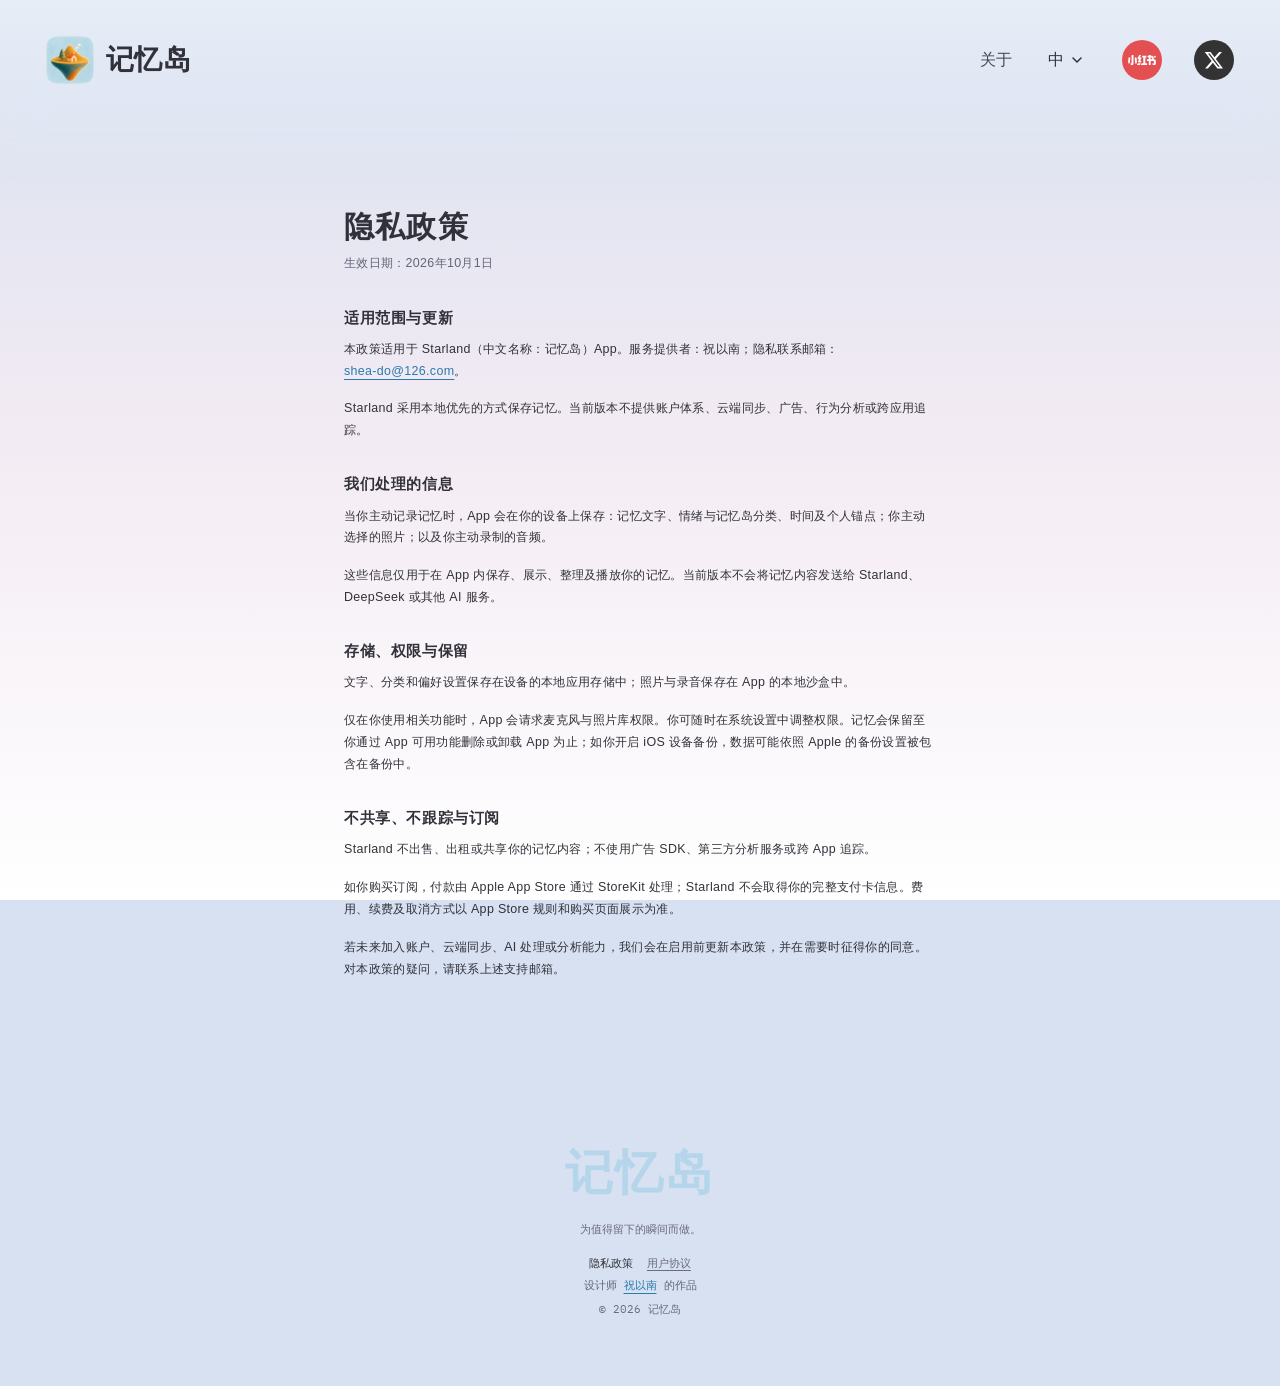
<file: zh/privacy/index.html>
<!doctype html>
<html lang="zh-CN">
  <head>
    <meta charset="UTF-8" />
    <meta name="viewport" content="width=device-width, initial-scale=1.0" />
    <meta name="theme-color" content="#D7E1F1" />
    <title>隐私政策 — 记忆岛</title>
    <meta name="description" content="记忆岛采用本地优先的方式保存记忆。当前版本不提供账户体系、云端同步、广告、行为分析或跨应用追踪。" />
    <link rel="canonical" href="https://starland.app/zh/privacy/" />
    <link rel="alternate" hreflang="en" href="https://starland.app/privacy/" />
    <link rel="alternate" hreflang="zh-CN" href="https://starland.app/zh/privacy/" />
    <link rel="alternate" hreflang="x-default" href="https://starland.app/privacy/" />
    <meta name="robots" content="index, follow" />
    <meta property="og:type" content="website" />
    <meta property="og:site_name" content="记忆岛" />
    <meta property="og:locale" content="zh_CN" />
    <meta property="og:locale:alternate" content="en_US" />
    <meta property="og:title" content="隐私政策 — 记忆岛" />
    <meta property="og:description" content="记忆岛采用本地优先的方式保存记忆。当前版本不提供账户体系、云端同步、广告、行为分析或跨应用追踪。" />
    <meta property="og:url" content="https://starland.app/zh/privacy/" />
    <meta property="og:image" content="https://starland.app/Assets/Starland/app-icon.png" />
    <meta name="twitter:card" content="summary" />
    <meta name="twitter:title" content="隐私政策 — 记忆岛" />
    <meta name="twitter:description" content="记忆岛采用本地优先的方式保存记忆。当前版本不提供账户体系、云端同步、广告、行为分析或跨应用追踪。" />
    <link rel="icon" type="image/png" href="../../Assets/Starland/app-icon.png" />
    <link rel="apple-touch-icon" href="../../Assets/Starland/app-icon.png" />
    <link rel="preconnect" href="https://fonts.googleapis.com" />
    <link rel="preconnect" href="https://fonts.gstatic.com" crossorigin />
    <link href="https://fonts.googleapis.com/css2?family=IBM+Plex+Mono:ital,wght@0,400;0,500;0,600;0,700;1,400&family=Playfair+Display:ital,wght@1,600;1,700&display=swap" rel="stylesheet" />
    <link rel="stylesheet" href="../../styles.css?v=20260917-nav-02" />
    <script type="application/ld+json">
    {
      "@context": "https://schema.org",
      "@type": "WebPage",
      "name": "隐私政策",
      "url": "https://starland.app/zh/privacy/",
      "inLanguage": "zh-CN",
      "dateEffective": "2026-10-01",
      "isPartOf": { "@type": "WebSite", "name": "记忆岛", "url": "https://starland.app/zh/" }
    }
    </script>
  </head>
  <body>
    <a class="skip-link" href="#legal">跳到正文</a>
    <header class="navbar">
      <div class="nav-left">
        <a class="nav-home" href="../">
          <img class="nav-app-icon" src="../../Assets/Starland/app-icon.png" alt="" />
          <span>记忆岛</span>
        </a>
      </div>
      <div class="nav-right">
        <a class="nav-about" href="#about" id="aboutModalOpen" role="button" aria-haspopup="dialog" aria-expanded="false" aria-controls="aboutModal">关于</a>
        <div class="lang-selector">
          <button class="lang-trigger" id="langTrigger" type="button" aria-haspopup="listbox" aria-expanded="false">
            <span id="currentLang">中</span>
            <svg class="lang-arrow" width="10" height="6" viewBox="0 0 10 6" fill="none" aria-hidden="true">
              <path d="M1 1L5 5L9 1" stroke="currentColor" stroke-width="1.5" stroke-linecap="round" stroke-linejoin="round"/>
            </svg>
          </button>
          <div class="lang-dropdown" id="langDropdown" role="listbox">
            <a href="./" role="option" data-lang="zh">中</a>
            <a href="../../privacy/" role="option" data-lang="en">En</a>
          </div>
        </div>
        <div class="social-icons">
          <a class="social-link" href="https://www.xiaohongshu.com/user/profile/5e56621c0000000001004885?xsec_token=YBqgjhpWcEMDag6dY9kp-q4vRDh8qoKZPtLFFIorZBJxc=&amp;xsec_source=app_share" target="_blank" rel="noopener noreferrer" aria-label="Xiaohongshu">
            <img src="../../Assets/SocialLogo/ic/Red.svg" alt="" />
          </a>
          <a class="social-link" href="https://x.com/treeman730" target="_blank" rel="noopener noreferrer" aria-label="X">
            <img src="../../Assets/SocialLogo/ic/X.svg" alt="" />
          </a>
        </div>
        <button class="burger-menu" id="burgerToggle" type="button" aria-haspopup="true" aria-expanded="false" aria-controls="mobileMenu" aria-label="打开菜单">
          <span></span>
          <span></span>
          <span></span>
        </button>
      </div>
      <div class="mobile-overlay" id="mobileMenu">
        <nav class="mobile-nav">
          <a href="#about" class="mobile-nav-item mobile-about-open" role="button">关于</a>
          <div class="mobile-lang">
            <a href="./" role="option" data-lang="zh">中</a>
            <a href="../../privacy/" role="option" data-lang="en">En</a>
          </div>
        </nav>
        <div class="mobile-social">
          <a class="social-link" href="https://www.xiaohongshu.com/user/profile/5e56621c0000000001004885?xsec_token=YBqgjhpWcEMDag6dY9kp-q4vRDh8qoKZPtLFFIorZBJxc=&amp;xsec_source=app_share" target="_blank" rel="noopener noreferrer" aria-label="Xiaohongshu">
            <img src="../../Assets/SocialLogo/ic/Red.svg" alt="" />
          </a>
          <a class="social-link" href="https://x.com/treeman730" target="_blank" rel="noopener noreferrer" aria-label="X">
            <img src="../../Assets/SocialLogo/ic/X.svg" alt="" />
          </a>
        </div>
      </div>
    </header>

    <main>
      <article class="legal-doc" id="legal">
        <p class="legal-back"><a class="inline-link" href="../">记忆岛</a></p>
        <h1>隐私政策</h1>
        <p class="legal-date">生效日期：2026年10月1日</p>
        <h2>适用范围与更新</h2>
        <p>本政策适用于 Starland（中文名称：记忆岛）App。服务提供者：祝以南；隐私联系邮箱：<a class="inline-link" href="mailto:shea-do@126.com">shea-do@126.com</a>。</p>
        <p>Starland 采用本地优先的方式保存记忆。当前版本不提供账户体系、云端同步、广告、行为分析或跨应用追踪。</p>
        <h2>我们处理的信息</h2>
        <p>当你主动记录记忆时，App 会在你的设备上保存：记忆文字、情绪与记忆岛分类、时间及个人锚点；你主动选择的照片；以及你主动录制的音频。</p>
        <p>这些信息仅用于在 App 内保存、展示、整理及播放你的记忆。当前版本不会将记忆内容发送给 Starland、DeepSeek 或其他 AI 服务。</p>
        <h2>存储、权限与保留</h2>
        <p>文字、分类和偏好设置保存在设备的本地应用存储中；照片与录音保存在 App 的本地沙盒中。</p>
        <p>仅在你使用相关功能时，App 会请求麦克风与照片库权限。你可随时在系统设置中调整权限。记忆会保留至你通过 App 可用功能删除或卸载 App 为止；如你开启 iOS 设备备份，数据可能依照 Apple 的备份设置被包含在备份中。</p>
        <h2>不共享、不跟踪与订阅</h2>
        <p>Starland 不出售、出租或共享你的记忆内容；不使用广告 SDK、第三方分析服务或跨 App 追踪。</p>
        <p>如你购买订阅，付款由 Apple App Store 通过 StoreKit 处理；Starland 不会取得你的完整支付卡信息。费用、续费及取消方式以 App Store 规则和购买页面展示为准。</p>
        <p>若未来加入账户、云端同步、AI 处理或分析能力，我们会在启用前更新本政策，并在需要时征得你的同意。对本政策的疑问，请联系上述支持邮箱。</p>
      </article>
    </main>

    <footer>
      <p class="wordmark">记忆岛</p>
      <p>为值得留下的瞬间而做。</p>
      <nav class="legal-nav" aria-label="法律信息">
        <a href="./" aria-current="page">隐私政策</a>
        <a href="../terms/">用户协议</a>
      </nav>
      <p class="site-credit">设计师 <a class="inline-link" href="https://www.wowdesign.fun/" target="_blank" rel="noopener noreferrer">祝以南</a> 的作品</p>
      <p>© <span id="year"></span> 记忆岛</p>
    </footer>

    <div class="modal-overlay" id="aboutModal" role="dialog" aria-modal="true" aria-labelledby="aboutModalTitle" aria-hidden="true">
      <div class="modal-scrim" aria-hidden="true"></div>
      <div class="modal-container modal-container--about">
        <div class="modal-mobile-header">
          <button class="modal-back" id="aboutMobileBack" type="button" aria-label="关闭">
            <svg width="24" height="24" viewBox="0 0 24 24" fill="none" stroke="#007AFF" stroke-width="2.5" stroke-linecap="round" stroke-linejoin="round">
              <polyline points="15 18 9 12 15 6"></polyline>
            </svg>
          </button>
          <span class="modal-title">关于</span>
        </div>
        <button class="modal-close" id="aboutModalClose" type="button" aria-label="关闭">
          <svg width="20" height="20" viewBox="0 0 24 24" fill="none" stroke="#000" stroke-width="2.5" stroke-linecap="round">
            <path d="M18 6L6 18M6 6l12 12"/>
          </svg>
        </button>
        <div class="about-modal-body">
          <img src="../../Assets/PersonalLogo.svg" alt="祝以南 SHUKUINAN" class="about-modal__logo" width="160" />
          <h2 id="aboutModalTitle" class="about-modal__name">Shukuinan</h2>
          <p class="about-modal__role">Designer：Brand｜Print｜UI｜illustration｜Product Design｜Offline Vision｜Creativity</p>
          <p class="about-modal__text">热爱设计和画画。有几个个人的小项目，分别是<a href="https://www.instagram.com/heyastronaut001" target="_blank" class="inline-link">《宇宙飞行士》</a>（插画项目）、<a href="https://www.xiaohongshu.com/collection/item/67c198460259000000000001?xhsshare=CopyLink&amp;appuid=5e56621c0000000001004885&amp;apptime=1766322275&amp;share_id=de329cdb8dbd491e8a088997de94f2d8" target="_blank" class="inline-link">云朵系列</a>（插画项目）、<a href="https://apps.apple.com/cn/app/%E6%97%A5%E8%90%BD%E5%B2%9B/id6743801054" target="_blank" class="inline-link">日落岛 App</a>(2025)、<a href="https://muse-tap.com/" target="_blank" rel="noopener noreferrer" class="inline-link">MuseTap</a>。</p>
          <p class="about-modal__text">喜欢美丽的事物，并在工作中为此而努力。</p>
          <p class="about-modal__contact">联系我：<a href="mailto:treeos001@gmail.com" class="inline-link">treeos001@gmail.com</a></p>
        </div>
      </div>
    </div>

    <script src="../../legal.js?v=20260917-nav-02"></script>
  </body>
</html>
</file>
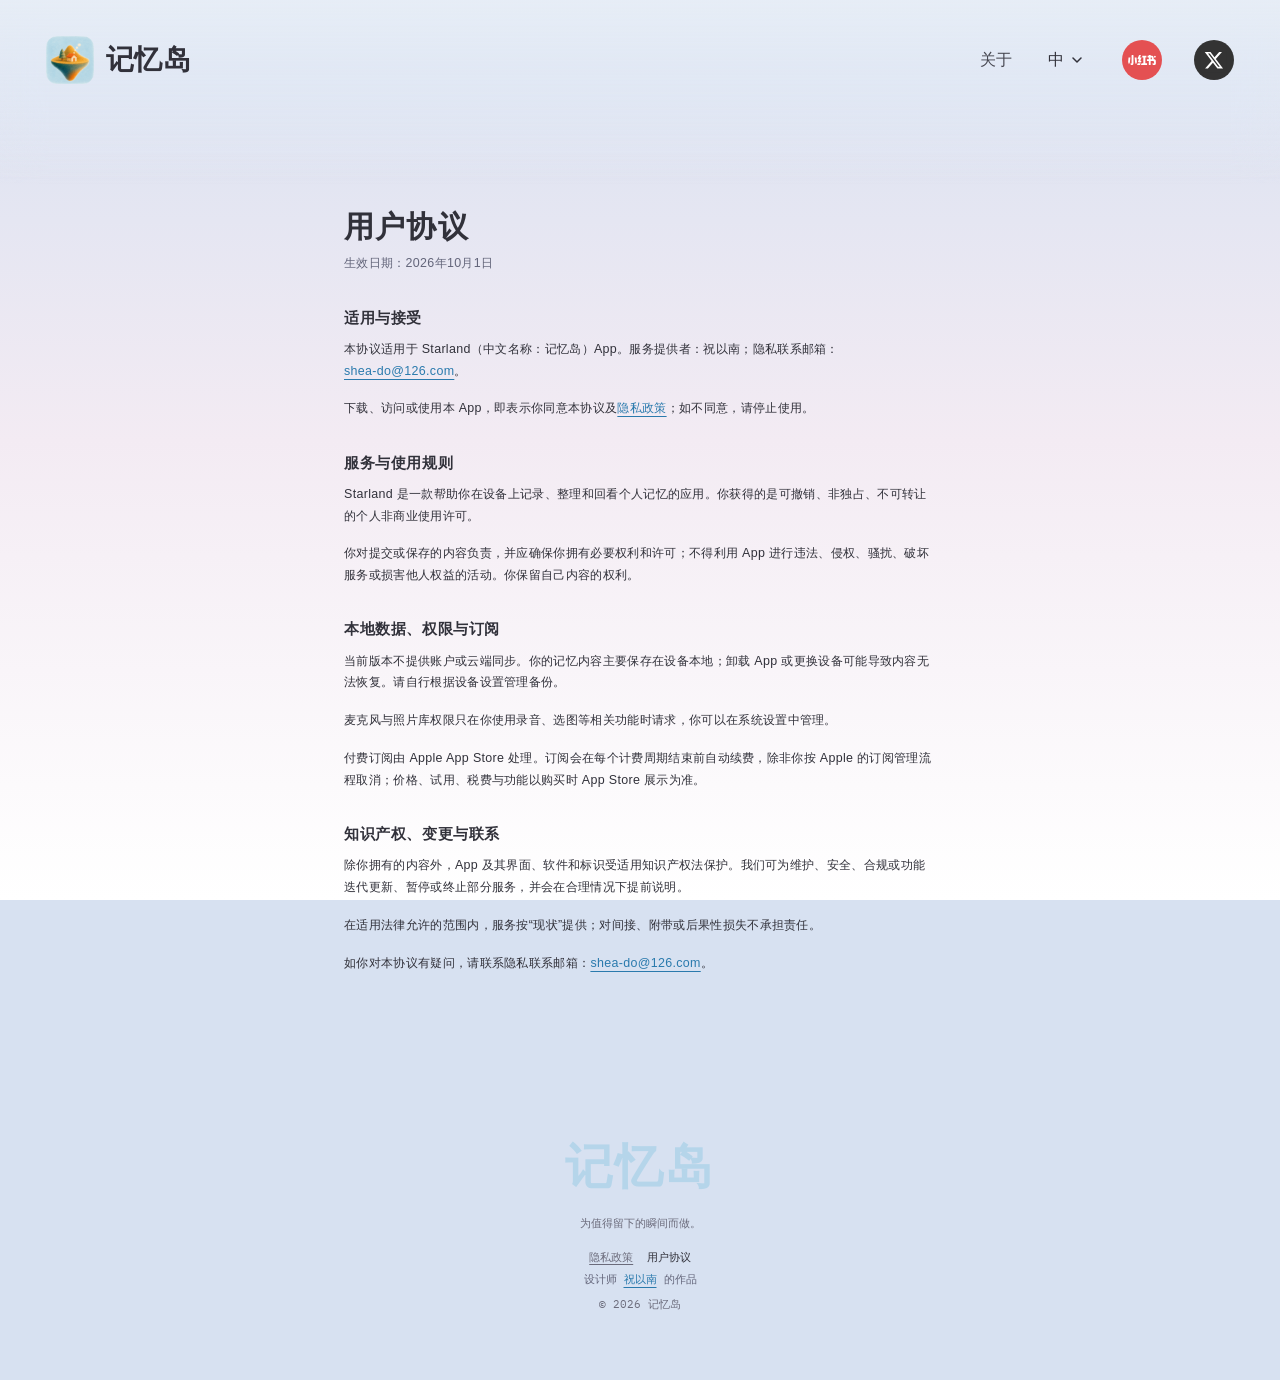
<file: zh/terms/index.html>
<!doctype html>
<html lang="zh-CN">
  <head>
    <meta charset="UTF-8" />
    <meta name="viewport" content="width=device-width, initial-scale=1.0" />
    <meta name="theme-color" content="#D7E1F1" />
    <title>用户协议 — 记忆岛</title>
    <meta name="description" content="记忆岛用户协议。生效日期：2026年10月1日。" />
    <link rel="canonical" href="https://starland.app/zh/terms/" />
    <link rel="alternate" hreflang="en" href="https://starland.app/terms/" />
    <link rel="alternate" hreflang="zh-CN" href="https://starland.app/zh/terms/" />
    <link rel="alternate" hreflang="x-default" href="https://starland.app/terms/" />
    <meta name="robots" content="index, follow" />
    <meta property="og:type" content="website" />
    <meta property="og:site_name" content="记忆岛" />
    <meta property="og:locale" content="zh_CN" />
    <meta property="og:locale:alternate" content="en_US" />
    <meta property="og:title" content="用户协议 — 记忆岛" />
    <meta property="og:description" content="记忆岛用户协议。生效日期：2026年10月1日。" />
    <meta property="og:url" content="https://starland.app/zh/terms/" />
    <meta property="og:image" content="https://starland.app/Assets/Starland/app-icon.png" />
    <meta name="twitter:card" content="summary" />
    <meta name="twitter:title" content="用户协议 — 记忆岛" />
    <meta name="twitter:description" content="记忆岛用户协议。生效日期：2026年10月1日。" />
    <link rel="icon" type="image/png" href="../../Assets/Starland/app-icon.png" />
    <link rel="apple-touch-icon" href="../../Assets/Starland/app-icon.png" />
    <link rel="preconnect" href="https://fonts.googleapis.com" />
    <link rel="preconnect" href="https://fonts.gstatic.com" crossorigin />
    <link href="https://fonts.googleapis.com/css2?family=IBM+Plex+Mono:ital,wght@0,400;0,500;0,600;0,700;1,400&family=Playfair+Display:ital,wght@1,600;1,700&display=swap" rel="stylesheet" />
    <link rel="stylesheet" href="../../styles.css?v=20260917-nav-02" />
    <script type="application/ld+json">
    {
      "@context": "https://schema.org",
      "@type": "WebPage",
      "name": "用户协议",
      "url": "https://starland.app/zh/terms/",
      "inLanguage": "zh-CN",
      "dateEffective": "2026-10-01",
      "isPartOf": { "@type": "WebSite", "name": "记忆岛", "url": "https://starland.app/zh/" }
    }
    </script>
  </head>
  <body>
    <a class="skip-link" href="#legal">跳到正文</a>
    <header class="navbar">
      <div class="nav-left">
        <a class="nav-home" href="../">
          <img class="nav-app-icon" src="../../Assets/Starland/app-icon.png" alt="" />
          <span>记忆岛</span>
        </a>
      </div>
      <div class="nav-right">
        <a class="nav-about" href="#about" id="aboutModalOpen" role="button" aria-haspopup="dialog" aria-expanded="false" aria-controls="aboutModal">关于</a>
        <div class="lang-selector">
          <button class="lang-trigger" id="langTrigger" type="button" aria-haspopup="listbox" aria-expanded="false">
            <span id="currentLang">中</span>
            <svg class="lang-arrow" width="10" height="6" viewBox="0 0 10 6" fill="none" aria-hidden="true">
              <path d="M1 1L5 5L9 1" stroke="currentColor" stroke-width="1.5" stroke-linecap="round" stroke-linejoin="round"/>
            </svg>
          </button>
          <div class="lang-dropdown" id="langDropdown" role="listbox">
            <a href="./" role="option" data-lang="zh">中</a>
            <a href="../../terms/" role="option" data-lang="en">En</a>
          </div>
        </div>
        <div class="social-icons">
          <a class="social-link" href="https://www.xiaohongshu.com/user/profile/5e56621c0000000001004885?xsec_token=YBqgjhpWcEMDag6dY9kp-q4vRDh8qoKZPtLFFIorZBJxc=&amp;xsec_source=app_share" target="_blank" rel="noopener noreferrer" aria-label="Xiaohongshu">
            <img src="../../Assets/SocialLogo/ic/Red.svg" alt="" />
          </a>
          <a class="social-link" href="https://x.com/treeman730" target="_blank" rel="noopener noreferrer" aria-label="X">
            <img src="../../Assets/SocialLogo/ic/X.svg" alt="" />
          </a>
        </div>
        <button class="burger-menu" id="burgerToggle" type="button" aria-haspopup="true" aria-expanded="false" aria-controls="mobileMenu" aria-label="打开菜单">
          <span></span>
          <span></span>
          <span></span>
        </button>
      </div>
      <div class="mobile-overlay" id="mobileMenu">
        <nav class="mobile-nav">
          <a href="#about" class="mobile-nav-item mobile-about-open" role="button">关于</a>
          <div class="mobile-lang">
            <a href="./" role="option" data-lang="zh">中</a>
            <a href="../../terms/" role="option" data-lang="en">En</a>
          </div>
        </nav>
        <div class="mobile-social">
          <a class="social-link" href="https://www.xiaohongshu.com/user/profile/5e56621c0000000001004885?xsec_token=YBqgjhpWcEMDag6dY9kp-q4vRDh8qoKZPtLFFIorZBJxc=&amp;xsec_source=app_share" target="_blank" rel="noopener noreferrer" aria-label="Xiaohongshu">
            <img src="../../Assets/SocialLogo/ic/Red.svg" alt="" />
          </a>
          <a class="social-link" href="https://x.com/treeman730" target="_blank" rel="noopener noreferrer" aria-label="X">
            <img src="../../Assets/SocialLogo/ic/X.svg" alt="" />
          </a>
        </div>
      </div>
    </header>

    <main>
      <article class="legal-doc" id="legal">
        <p class="legal-back"><a class="inline-link" href="../">记忆岛</a></p>
        <h1>用户协议</h1>
        <p class="legal-date">生效日期：2026年10月1日</p>
        <h2>适用与接受</h2>
        <p>本协议适用于 Starland（中文名称：记忆岛）App。服务提供者：祝以南；隐私联系邮箱：<a class="inline-link" href="mailto:shea-do@126.com">shea-do@126.com</a>。</p>
        <p>下载、访问或使用本 App，即表示你同意本协议及<a class="inline-link" href="../privacy/">隐私政策</a>；如不同意，请停止使用。</p>
        <h2>服务与使用规则</h2>
        <p>Starland 是一款帮助你在设备上记录、整理和回看个人记忆的应用。你获得的是可撤销、非独占、不可转让的个人非商业使用许可。</p>
        <p>你对提交或保存的内容负责，并应确保你拥有必要权利和许可；不得利用 App 进行违法、侵权、骚扰、破坏服务或损害他人权益的活动。你保留自己内容的权利。</p>
        <h2>本地数据、权限与订阅</h2>
        <p>当前版本不提供账户或云端同步。你的记忆内容主要保存在设备本地；卸载 App 或更换设备可能导致内容无法恢复。请自行根据设备设置管理备份。</p>
        <p>麦克风与照片库权限只在你使用录音、选图等相关功能时请求，你可以在系统设置中管理。</p>
        <p>付费订阅由 Apple App Store 处理。订阅会在每个计费周期结束前自动续费，除非你按 Apple 的订阅管理流程取消；价格、试用、税费与功能以购买时 App Store 展示为准。</p>
        <h2>知识产权、变更与联系</h2>
        <p>除你拥有的内容外，App 及其界面、软件和标识受适用知识产权法保护。我们可为维护、安全、合规或功能迭代更新、暂停或终止部分服务，并会在合理情况下提前说明。</p>
        <p>在适用法律允许的范围内，服务按“现状”提供；对间接、附带或后果性损失不承担责任。</p>
        <p>如你对本协议有疑问，请联系隐私联系邮箱：<a class="inline-link" href="mailto:shea-do@126.com">shea-do@126.com</a>。</p>
      </article>
    </main>

    <footer>
      <p class="wordmark">记忆岛</p>
      <p>为值得留下的瞬间而做。</p>
      <nav class="legal-nav" aria-label="法律信息">
        <a href="../privacy/">隐私政策</a>
        <a href="./" aria-current="page">用户协议</a>
      </nav>
      <p class="site-credit">设计师 <a class="inline-link" href="https://www.wowdesign.fun/" target="_blank" rel="noopener noreferrer">祝以南</a> 的作品</p>
      <p>© <span id="year"></span> 记忆岛</p>
    </footer>

    <div class="modal-overlay" id="aboutModal" role="dialog" aria-modal="true" aria-labelledby="aboutModalTitle" aria-hidden="true">
      <div class="modal-scrim" aria-hidden="true"></div>
      <div class="modal-container modal-container--about">
        <div class="modal-mobile-header">
          <button class="modal-back" id="aboutMobileBack" type="button" aria-label="关闭">
            <svg width="24" height="24" viewBox="0 0 24 24" fill="none" stroke="#007AFF" stroke-width="2.5" stroke-linecap="round" stroke-linejoin="round">
              <polyline points="15 18 9 12 15 6"></polyline>
            </svg>
          </button>
          <span class="modal-title">关于</span>
        </div>
        <button class="modal-close" id="aboutModalClose" type="button" aria-label="关闭">
          <svg width="20" height="20" viewBox="0 0 24 24" fill="none" stroke="#000" stroke-width="2.5" stroke-linecap="round">
            <path d="M18 6L6 18M6 6l12 12"/>
          </svg>
        </button>
        <div class="about-modal-body">
          <img src="../../Assets/PersonalLogo.svg" alt="祝以南 SHUKUINAN" class="about-modal__logo" width="160" />
          <h2 id="aboutModalTitle" class="about-modal__name">Shukuinan</h2>
          <p class="about-modal__role">Designer：Brand｜Print｜UI｜illustration｜Product Design｜Offline Vision｜Creativity</p>
          <p class="about-modal__text">热爱设计和画画。有几个个人的小项目，分别是<a href="https://www.instagram.com/heyastronaut001" target="_blank" class="inline-link">《宇宙飞行士》</a>（插画项目）、<a href="https://www.xiaohongshu.com/collection/item/67c198460259000000000001?xhsshare=CopyLink&amp;appuid=5e56621c0000000001004885&amp;apptime=1766322275&amp;share_id=de329cdb8dbd491e8a088997de94f2d8" target="_blank" class="inline-link">云朵系列</a>（插画项目）、<a href="https://apps.apple.com/cn/app/%E6%97%A5%E8%90%BD%E5%B2%9B/id6743801054" target="_blank" class="inline-link">日落岛 App</a>(2025)、<a href="https://muse-tap.com/" target="_blank" rel="noopener noreferrer" class="inline-link">MuseTap</a>。</p>
          <p class="about-modal__text">喜欢美丽的事物，并在工作中为此而努力。</p>
          <p class="about-modal__contact">联系我：<a href="mailto:treeos001@gmail.com" class="inline-link">treeos001@gmail.com</a></p>
        </div>
      </div>
    </div>

    <script src="../../legal.js?v=20260917-nav-02"></script>
  </body>
</html>
</file>
<file: styles.css>
:root {
  --ink: #31313a;
  --muted: #63657a;
  --spring: cubic-bezier(0.22, 1, 0.36, 1);
  --card-w: 136px;
  --card-h: 184px;
  --card-overlap: -20px;
  --card-hover-scale: 1.68;
  --card-hover-nudge: calc(var(--card-w) * (var(--card-hover-scale) - 1) / 2);
  --orb-a: 255, 207, 9;
  --orb-b: 232, 137, 0;
}

* { box-sizing: border-box; }

html {
  min-height: 100%;
  max-width: 100%;
  overflow-x: clip;
  background-color: #d7e1f1;
}

html.is-embedded {
  background: transparent;
}

body {
  margin: 0;
  color: var(--ink);
  background: transparent;
  font-family: "IBM Plex Mono", ui-monospace, "SFMono-Regular", Menlo, Consolas, monospace;
  overflow-x: clip;
  isolation: isolate;
}

body::before {
  content: "";
  position: fixed;
  inset: 0;
  z-index: -1;
  pointer-events: none;
  background: linear-gradient(180deg, #d7e1f1 0%, #f3ebf3 49%, #ffffff 100%);
}

html.is-embedded body::before {
  content: none;
}

.scene-bg {
  position: fixed;
  inset: 0;
  z-index: -1;
  pointer-events: none;
  opacity: 0;
  background: linear-gradient(180deg, #d7eff0 0%, #f3faf0 49%, #ffffff 100%);
  transition: opacity 1s cubic-bezier(0.4, 0, 0.2, 1);
}

.scene-bg.is-active {
  opacity: 1;
}

button, a { font: inherit; }
button { cursor: pointer; }
a { color: inherit; }

.skip-link {
  position: fixed;
  left: 1rem;
  top: -4rem;
  z-index: 100;
  padding: .8rem 1rem;
  background: #fff;
  border-radius: 999px;
  transition: top .2s;
}
.skip-link:focus { top: 1rem; }

.navbar {
  --side-left: clamp(24px, calc(24px + (90 - 24) * (100vw - 970px) / (1920 - 970)), 90px);
  --side-right: clamp(24px, calc(24px + (80 - 24) * (100vw - 970px) / (1920 - 970)), 80px);
  --social-size: 48px;
  --social-gap: 24px;
  display: flex;
  justify-content: space-between;
  align-items: center;
  pointer-events: none;
  padding-left: calc(var(--side-left) + env(safe-area-inset-left));
  padding-right: calc(var(--side-right) + env(safe-area-inset-right));
  padding-top: env(safe-area-inset-top);
  width: 100%;
  max-width: 1920px;
  height: calc(120px + env(safe-area-inset-top));
  position: fixed;
  top: 0;
  left: 0;
  right: 0;
  margin-left: auto;
  margin-right: auto;
  z-index: 100;
  overflow: visible;
}

.navbar::before,
.navbar::after {
  content: "";
  position: absolute;
  left: 50%;
  top: 0;
  z-index: 0;
  width: 100vw;
  height: calc(100% + 64px);
  pointer-events: none;
  margin-left: -50vw;
}

.navbar::before {
  backdrop-filter: blur(20px) saturate(1.12);
  -webkit-backdrop-filter: blur(20px) saturate(1.12);
  mask-image: linear-gradient(to bottom, #000 0%, #000 42%, transparent 100%);
  -webkit-mask-image: linear-gradient(to bottom, #000 0%, #000 42%, transparent 100%);
}

.navbar::after {
  background: linear-gradient(
    to bottom,
    rgb(232 238 246 / .9) 0%,
    rgb(232 238 246 / .48) 44%,
    rgb(232 238 246 / 0) 100%
  );
}

.navbar.menu-open::before,
.navbar.menu-open::after {
  opacity: 0;
}

html.is-embedded .navbar {
  display: none;
}

.nav-left {
  flex-shrink: 0;
  pointer-events: auto;
  z-index: 110;
}

.nav-home {
  display: flex;
  align-items: center;
  gap: 12px;
  color: var(--ink);
  font-family: "Playfair Display", Georgia, "Times New Roman", serif;
  font-size: 28px;
  font-weight: 700;
  font-style: italic;
  letter-spacing: -.06em;
  text-decoration: none;
}

html[lang="zh-CN"] .nav-home {
  font-family: "PingFang SC", "Hiragino Sans GB", "Noto Sans SC", sans-serif;
  font-style: normal;
  letter-spacing: .02em;
}

.nav-app-icon {
  display: block;
  width: 48px;
  height: 48px;
  border-radius: 24%;
}

.nav-about {
  color: var(--ink);
  font-size: 16px;
  font-weight: 400;
  text-decoration: none;
  opacity: .88;
}

.nav-about:hover,
.nav-about.is-active {
  opacity: 1;
}

.nav-right {
  display: flex;
  align-items: center;
  gap: 24px;
  pointer-events: auto;
  z-index: 110;
}

.lang-selector {
  position: relative;
  font-family: "IBM Plex Mono", monospace;
}

.lang-trigger {
  background: none;
  border: none;
  color: var(--ink);
  font-size: 16px;
  font-weight: 400;
  cursor: pointer;
  display: flex;
  align-items: center;
  gap: 8px;
  padding: 8px 12px;
  border-radius: 12px;
  transition: background .3s ease;
}

.lang-trigger:hover {
  background: rgb(49 49 58 / .06);
}

.lang-arrow {
  transition: transform .3s ease;
}

.lang-selector.open .lang-arrow {
  transform: rotate(180deg);
}

.lang-dropdown {
  position: absolute;
  top: calc(100% + 8px);
  right: 0;
  background: rgba(255, 255, 255, 0.78);
  backdrop-filter: blur(20px);
  -webkit-backdrop-filter: blur(20px);
  border: 1px solid rgba(255, 255, 255, 0.7);
  border-radius: 16px;
  padding: 6px;
  display: none;
  flex-direction: column;
  min-width: 80px;
  box-shadow: 0 10px 30px rgba(49, 49, 58, 0.08);
  z-index: 150;
}

.lang-selector.open .lang-dropdown {
  display: flex;
}

.lang-dropdown a {
  text-decoration: none;
  color: var(--ink);
  font-size: 14px;
  padding: 8px 12px;
  border-radius: 10px;
  transition: all .2s ease;
  white-space: nowrap;
  text-align: center;
}

.lang-dropdown a:hover {
  background: rgb(49 49 58 / .06);
}

.social-icons {
  display: flex;
  gap: var(--social-gap);
  align-items: center;
}

.social-link {
  display: flex;
  width: var(--social-size);
  height: var(--social-size);
  transition: transform .3s cubic-bezier(0.175, 0.885, 0.32, 1.275);
}

.social-link img {
  width: 100%;
  height: 100%;
}

.burger-menu {
  display: none;
  flex-direction: column;
  justify-content: space-around;
  width: 32px;
  height: 24px;
  padding: 0;
  border: none;
  background: transparent;
  cursor: pointer;
  z-index: 120;
}

.burger-menu span {
  position: relative;
  width: 32px;
  height: 3px;
  border-radius: 10px;
  background: var(--ink);
  transform-origin: 1px;
  transition: all .3s linear;
}

.mobile-overlay {
  position: fixed;
  top: 0;
  right: -100%;
  z-index: 105;
  display: none;
  flex-direction: column;
  justify-content: center;
  align-items: center;
  gap: 60px;
  width: 100%;
  height: 100vh;
  background: rgba(183, 208, 230, 0.95);
  backdrop-filter: blur(20px);
  -webkit-backdrop-filter: blur(20px);
  pointer-events: auto;
  transition: right .5s cubic-bezier(0.77, 0, 0.175, 1);
}

.mobile-overlay.open {
  right: 0;
}

.mobile-nav {
  display: flex;
  flex-direction: column;
  align-items: center;
  gap: 40px;
}

.mobile-nav-item {
  color: #ffffff;
  font-size: 32px;
  font-weight: 500;
  text-decoration: none;
}

.mobile-lang {
  display: flex;
  gap: 32px;
}

.mobile-lang a {
  color: #ffffff;
  font-size: 24px;
  font-weight: 500;
  text-decoration: none;
  opacity: .55;
}

.mobile-lang a.is-active {
  opacity: 1;
  font-weight: 700;
}

.mobile-social {
  display: flex;
  gap: 32px;
}

.navbar.menu-open .nav-home {
  color: #ffffff;
}

.navbar.menu-open .burger-menu span {
  background: #ffffff;
}

.modal-overlay {
  position: fixed;
  inset: 0;
  z-index: 3000;
  isolation: isolate;
  display: flex;
  justify-content: center;
  align-items: center;
  opacity: 0;
  visibility: hidden;
  transition: opacity .26s ease, visibility .26s ease;
}

.modal-overlay.show {
  opacity: 1;
  visibility: visible;
  transition: opacity 0s, visibility 0s;
}

.modal-scrim {
  position: absolute;
  inset: 0;
  background: rgba(0, 0, 0, 0.2);
  opacity: 0;
  transition: opacity .26s ease-out;
}

.modal-overlay.show .modal-scrim {
  opacity: 1;
}

.modal-container--about {
  width: min(480px, 94vw);
  max-height: min(560px, 88vh);
  position: relative;
  z-index: 1;
  display: flex;
  flex-direction: column;
  justify-content: center;
  padding: clamp(28px, 5vw, 44px) clamp(22px, 4vw, 40px);
  border-radius: 24px;
  background: rgba(255, 255, 255, 0.6);
  box-shadow: 0 20px 50px rgba(0, 0, 0, 0.1);
  backdrop-filter: blur(36px);
  -webkit-backdrop-filter: blur(36px);
  color: #1a1a1a;
  transform: scale(.97) translateY(10px);
  transition: transform .3s cubic-bezier(0.22, 1, 0.36, 1);
}

.modal-overlay.show .modal-container--about {
  transform: scale(1) translateY(0);
}

.about-modal-body {
  display: flex;
  flex-direction: column;
  align-items: center;
  gap: 14px;
  width: 100%;
  max-width: 420px;
  margin: 0 auto;
  min-height: 0;
  overflow-y: auto;
  padding: clamp(12px, 2.5vw, 20px) 0;
  text-align: center;
}

.about-modal__logo {
  display: block;
  width: min(168px, 58vw);
  height: auto;
  margin: 0 auto 6px;
}

.about-modal__name {
  margin: 0;
  color: #111111;
  font-size: 22px;
  font-weight: 700;
}

.about-modal__role {
  margin: 0 0 4px;
  color: #3d3d3d;
  font-size: 14px;
  font-weight: 500;
}

.about-modal__text {
  margin: 0;
  width: 100%;
  color: #252525;
  font-size: 15px;
  font-weight: 500;
  line-height: 1.65;
  text-align: center;
}

.about-modal__contact {
  margin: 10px 0 0;
  color: #3d3d3d;
  font-size: 14px;
  font-weight: 500;
  text-align: center;
}

.inline-link {
  color: #2a7aad;
  text-decoration: underline;
  text-underline-offset: 4px;
}

.inline-link:hover {
  opacity: .6;
}

.modal-mobile-header {
  display: none;
  position: relative;
  flex-shrink: 0;
  align-items: center;
  justify-content: center;
  width: 100%;
  height: 60px;
}

.modal-back {
  position: absolute;
  left: 0;
  padding: 10px;
  border: none;
  background: none;
  cursor: pointer;
}

.modal-title {
  color: #000;
  font-size: 18px;
  font-weight: 600;
}

.modal-close {
  position: absolute;
  top: -24px;
  right: -24px;
  z-index: 10;
  display: flex;
  align-items: center;
  justify-content: center;
  width: 48px;
  height: 48px;
  border: none;
  border-radius: 50%;
  background: #ffffff;
  box-shadow: 0 4px 12px rgba(0, 0, 0, 0.15);
  cursor: pointer;
  transition: transform .2s ease;
}

.modal-close:hover {
  transform: scale(1.1);
}

@media (max-width: 970px) {
  .navbar {
    height: calc(72px + env(safe-area-inset-top));
    padding-left: calc(20px + env(safe-area-inset-left));
    padding-right: calc(20px + env(safe-area-inset-right));
  }

  .navbar::before,
  .navbar::after {
    height: calc(100% + 40px);
  }

  .nav-home {
    gap: 8px;
    font-size: 22px;
  }

  .nav-app-icon {
    width: 36px;
    height: 36px;
  }

  .nav-right {
    gap: 16px;
  }
}

@media (max-width: 639px) {
  .nav-about,
  .lang-selector,
  .social-icons {
    display: none;
  }

  .burger-menu {
    display: flex;
  }

  .mobile-overlay {
    display: flex;
  }

  .burger-menu.open span:nth-child(1) {
    transform: rotate(45deg);
  }

  .burger-menu.open span:nth-child(2) {
    opacity: 0;
    transform: translateX(20px);
  }

  .burger-menu.open span:nth-child(3) {
    transform: rotate(-45deg);
  }
}

@media (max-width: 767px) {
  .modal-overlay {
    align-items: flex-end;
  }

  .modal-container--about {
    width: 100%;
    max-height: 85vh;
    margin-top: auto;
    padding: clamp(20px, 5vw, 32px) clamp(18px, 4vw, 28px) clamp(28px, 6vw, 40px);
    border-radius: 24px 24px 0 0;
    background: rgba(255, 255, 255, 0.95);
    transform: translateY(100%);
    transition: transform .38s cubic-bezier(0.25, 0.82, 0.2, 1);
  }

  .modal-overlay.show .modal-container--about {
    transform: translateY(0);
  }

  .modal-close {
    display: none;
  }

  .modal-mobile-header {
    display: flex;
  }

  .about-modal-body {
    max-width: 100%;
    padding: clamp(8px, 2vw, 16px) 0;
  }
}

.section { position: relative; overflow: clip; }

.app-icon {
  display: block;
  width: 92px;
  border-radius: 24%;
  box-shadow: 0 12px 30px rgb(70 86 137 / .14);
}

.wordmark {
  margin: 1.15rem 0 .7rem;
  max-width: 100%;
  color: #b5d5ea;
  font-family: "Playfair Display", Georgia, "Times New Roman", serif;
  font-size: clamp(3.4rem, 6.4vw, 6.4rem);
  font-weight: 700;
  font-style: italic;
  letter-spacing: -.06em;
}

html[lang="zh-CN"] .wordmark {
  font-family: "PingFang SC", "Hiragino Sans GB", "Noto Sans SC", sans-serif;
  font-style: normal;
  letter-spacing: .04em;
}

h1, h2, h3, p { margin-top: 0; }

.tf-badge {
  display: inline-flex;
  align-items: center;
  justify-content: center;
  gap: .55rem;
  min-height: 44px;
  padding: 0 1.1rem 0 .72rem;
  border-radius: 10px;
  background: #111113;
  color: #fff;
  text-decoration: none;
  font-size: .8rem;
  font-weight: 600;
  letter-spacing: -.04em;
  line-height: 1;
  white-space: nowrap;
}
.hero-copy .tf-badge { animation: rise-in .7s var(--spring) both .7s; }
.tf-badge-icon {
  display: block;
  width: 14px;
  height: 14px;
  flex-shrink: 0;
}
html[lang="zh-CN"] .trial-icon-x { display: none; }
html:not([lang="zh-CN"]) .trial-icon-red { display: none; }
.trial-icon-red {
  width: 18px;
  height: 18px;
  border-radius: 50%;
}
.tf-badge.compact {
  min-height: 32px;
  width: 100%;
  padding: .35rem .45rem;
  font-size: .58rem;
  gap: .35rem;
  border-radius: 8px;
  white-space: normal;
  text-align: center;
  line-height: 1.25;
}
.tf-badge:not(.compact) .trial-break { display: none; }
.tf-badge.compact .tf-badge-icon {
  width: 12px;
  height: 12px;
}
.tf-badge.compact .trial-icon-red {
  width: 16px;
  height: 16px;
}

.xhs-card {
  display: flex;
  width: 196px;
  flex-direction: column;
  overflow: hidden;
  border-radius: 14px;
  background: #fff;
  color: #111113;
  text-decoration: none;
  box-shadow: 0 16px 36px rgb(40 45 70 / .14);
  transition: transform .35s var(--spring), box-shadow .35s ease;
}
.xhs-card:hover {
  transform: translateY(-3px);
  box-shadow: 0 22px 44px rgb(40 45 70 / .18);
}
.hero-copy > .tf-badge.trial-link,
.download .tf-badge.trial-link { display: none; }
html[lang="zh-CN"] .trial-logo-x,
html[lang="zh-CN"] .trial-qr-en { display: none; }
html:not([lang="zh-CN"]) .trial-logo-xhs,
html:not([lang="zh-CN"]) .trial-qr-zh { display: none; }
.trial-logo-app { display: none; }

.xhs-card-head {
  display: flex;
  align-items: center;
  justify-content: center;
  gap: .55rem;
  padding: .62rem .85rem;
  background: #111113;
  color: #fff;
}
.xhs-card-logo {
  display: block;
  width: 30px;
  height: 30px;
  flex-shrink: 0;
}
.xhs-card-title {
  font-family: "PingFang SC", "Hiragino Sans GB", "Noto Sans SC", sans-serif;
  font-size: .82rem;
  font-weight: 600;
  letter-spacing: .04em;
  line-height: 1.25;
}
html:not([lang="zh-CN"]) .xhs-card-title {
  font-size: .62rem;
  font-weight: 600;
  letter-spacing: 0;
  text-align: left;
}
.xhs-card-qr {
  display: block;
  width: 118px;
  height: 118px;
  margin: .1rem auto 0;
  object-fit: contain;
  background: #fff;
}
.xhs-card-name {
  padding: .2rem .85rem .7rem;
  text-align: center;
  font-family: "PingFang SC", "Hiragino Sans GB", "Noto Sans SC", sans-serif;
  font-size: .92rem;
  font-weight: 700;
  letter-spacing: .04em;
  line-height: 1.2;
}

.hero-copy .xhs-card { animation: rise-in .7s var(--spring) both .7s; }
.download .xhs-card { width: 208px; }

.section-heading {
  position: relative;
  z-index: 2;
  width: 100%;
  max-width: 48rem;
  margin: 0 auto;
  padding: 0 1.5rem;
  text-align: center;
}

h2 {
  margin-bottom: .85rem;
  font-size: clamp(1.55rem, 3.1vw, 3.2rem);
  font-weight: 500;
  letter-spacing: -.02em;
  line-height: 1.22;
}

.section-heading > p:last-child,
.privacy-content > p:last-child {
  color: var(--muted);
  font-size: clamp(.77rem, 1.2vw, .98rem);
  line-height: 1.65;
}

.hero {
  min-height: 100svh;
  display: grid;
  place-items: center;
  padding: 8rem 1.5rem 14rem;
}

.hero-copy {
  position: relative;
  z-index: 2;
  display: flex;
  flex-direction: column;
  align-items: center;
  text-align: center;
  transform: translateY(-2vh);
}

html.is-embedded .hero-copy {
  transform: none;
}

html[lang="zh-CN"] .hero-copy {
  transform: translateY(3vh);
}

html[lang="zh-CN"].is-embedded .hero-copy,
html.is-embedded[lang="zh-CN"] .hero-copy {
  transform: none;
}

.hero-copy > * {
  transition: opacity .48s var(--spring), transform .48s var(--spring);
}

.hero-icon { animation: rise-in .7s var(--spring) both .2s; }
.hero-copy .wordmark { animation: rise-in .7s var(--spring) both .35s; }

h1 {
  max-width: 45rem;
  margin: 0;
  font-size: clamp(1.45rem, 2.4vw, 2.55rem);
  font-weight: 500;
  letter-spacing: -.02em;
  line-height: 1.28;
  animation: rise-in .7s var(--spring) both .5s;
}

.lede {
  max-width: 37rem;
  margin: .75rem 0 .55rem;
  color: #484954;
  font-size: clamp(.78rem, 1.2vw, 1rem);
  line-height: 1.65;
  animation: rise-in .7s var(--spring) both .57s;
}

.product-summary {
  max-width: 34rem;
  margin: 0 0 1.5rem;
  color: #6b6b7b;
  font-size: clamp(.68rem, 1.05vw, .86rem);
  line-height: 1.6;
  animation: rise-in .7s var(--spring) both .62s;
}

.orb-anchor {
  position: absolute;
  bottom: clamp(1.25rem, 3.2vh, 3.5rem);
  left: 50%;
  width: clamp(74px, 7vw, 112px);
  aspect-ratio: 1;
  pointer-events: none;
  visibility: hidden;
  transform: translateX(-50%);
}

.travel-orb {
  position: fixed;
  z-index: 12;
  top: 0;
  left: 0;
  width: clamp(74px, 7vw, 112px);
  aspect-ratio: 1;
  pointer-events: none;
  opacity: 0;
  will-change: transform, opacity;
}

.travel-orb.is-visible { opacity: 1; }

.orb-glow { display: none; }

.orb-core,
.orb-core::before {
  display: block;
  width: 100%;
  height: 100%;
  border-radius: 50%;
}

.orb-core {
  --orb-color: 255, 207, 9;
  position: relative;
  background:
    radial-gradient(circle at 68% 72%, rgb(255 255 255 / .78) 0 9%, transparent 25%),
    radial-gradient(circle at 27% 22%, rgb(255 255 255 / .92) 0 6%, transparent 18%),
    radial-gradient(circle at 60% 28%, rgb(255 255 255 / .7), rgb(var(--orb-color)) 48%, color-mix(in srgb, rgb(var(--orb-color)) 72%, #4a2208) 87%);
  box-shadow:
    inset -8px -11px 16px rgb(var(--orb-color) / .28),
    0 12px 23px rgb(var(--orb-color) / .34),
    0 0 34px rgb(var(--orb-color) / .32);
  animation: orb-float 3.6s ease-in-out infinite, orb-mood 28s ease-in-out infinite;
}

.orb-core::before {
  content: "";
  position: absolute;
  inset: 8%;
  opacity: .65;
  background: linear-gradient(135deg, transparent 42%, rgb(255 255 255 / .5) 53%, transparent 65%);
  filter: blur(4px);
}

.orb-shine { display: none; }

.travel-orb.is-scrolling .orb-core {
  animation-play-state: paused;
  filter: none;
}

.record {
  min-height: 0;
  overflow: visible;
  display: flex;
  flex-direction: column;
  align-items: center;
  padding: 5.5rem 1.5rem 6.5rem;
}

.record-heading {
  opacity: 0;
  transform: translateY(12px);
  transition: opacity .6s var(--spring), transform .6s var(--spring);
}

.record-heading.is-visible {
  opacity: 1;
  transform: none;
}

.phone-wrap {
  position: relative;
  --record-phone-w: min(322px, 78vw);
  width: var(--record-phone-w);
  margin-top: clamp(2.2rem, 5vh, 4.6rem);
}

.phone-stage {
  position: relative;
  width: 100%;
  aspect-ratio: 1206 / 2622;
}

.record-video,
.showcase-video {
  position: absolute;
  z-index: 1;
  top: 1.907%;
  left: 4.146%;
  width: 91.46%;
  height: 96.186%;
  object-fit: cover;
  object-position: center top;
  border-radius: calc(var(--record-phone-w) * 144 / 1206);
  background: #e8eef6;
  box-shadow: 0 18px 28px rgb(37 42 60 / .16);
}

.phone-frame {
  position: absolute;
  inset: 0;
  z-index: 16;
  width: 100%;
  height: 100%;
  pointer-events: none;
  user-select: none;
}

.phone-island {
  position: absolute;
  z-index: 17;
  top: 3.44%;
  left: 50%;
  width: 42.04%;
  height: auto;
  pointer-events: none;
  user-select: none;
  transform: translateX(-50%);
}

.phone-orb {
  position: absolute;
  z-index: 1;
  top: 4.7%;
  left: 50%;
  width: 17px;
  height: 17px;
  opacity: 0;
  pointer-events: none;
  border-radius: 50%;
  background: radial-gradient(circle at 32% 25%, #fff 0 12%, #ffdb48 35%, #ec9a00 78%);
  box-shadow: 0 0 13px #ffd557;
  transform: translateX(-50%);
}

.islands {
  min-height: 0;
  overflow-x: clip;
  overflow-y: visible;
  padding: 6rem 0 5rem;
}

.islands-heading { padding: 0 1.5rem; }

.island-stage {
  overflow: visible;
  margin-top: 1.6rem;
}

.island-copy {
  min-height: 0;
  margin: 0 auto;
  padding: 0 1.5rem 0;
  text-align: center;
  opacity: 0;
  transform: translateY(18px);
  transition: opacity .36s ease, transform .42s var(--spring);
  pointer-events: none;
  position: relative;
  z-index: 4;
}

.island-copy.is-visible {
  opacity: 1;
  transform: translateY(0);
}

.island-name {
  margin-bottom: .4rem;
  color: #a6b9e7;
  font-size: 64px;
  font-weight: 600;
  letter-spacing: -.03em;
  line-height: 1.1;
}

.island-description {
  max-width: 30rem;
  margin: 0 auto;
  color: #6c6c78;
  font-size: .72rem;
  line-height: 1.55;
}

.island-rail-frame {
  overflow: visible;
  width: 100%;
}

.island-rail-viewport {
  overflow: visible;
  padding: 6rem 0 5.5rem;
  scrollbar-width: none;
}

.island-rail-viewport::-webkit-scrollbar { display: none; }

.island-rail {
  display: flex;
  align-items: center;
  position: relative;
  width: max-content;
  margin-inline: auto;
}

.island-rail:not(.is-gathered) {
  pointer-events: none;
}

.island-slot {
  position: relative;
  flex: 0 0 var(--card-w);
  width: var(--card-w);
  height: var(--card-h);
  margin-left: var(--card-overlap);
  will-change: transform;
}

.island-slot:first-child { margin-left: 0; }

.island-slot:has(:hover),
.island-slot:has(.is-active) {
  z-index: 3;
}

.island-slot:has(.neighbor-left),
.island-slot:has(.neighbor-right) {
  z-index: 2;
}

@media (prefers-reduced-motion: no-preference) {
  html:not(.is-islands-ready) .island-slot:nth-child(-n+4) {
    transform: translate3d(-120vw, 0, 0);
  }
  html:not(.is-islands-ready) .island-slot:nth-child(n+5) {
    transform: translate3d(120vw, 0, 0);
  }
}

.island-card {
  --tilt: -2deg;
  --card-radius: clamp(18px, 2vw, 28px);
  position: relative;
  width: 100%;
  height: 100%;
  margin: 0;
  padding: 0;
  overflow: hidden;
  border: 5px solid transparent;
  border-radius: var(--card-radius);
  background:
    radial-gradient(140% 90% at 50% 100%, #def1ff 0%, #f5f4f2 100%) padding-box,
    linear-gradient(135deg, #d4e0f1 0%, #fefefe 57%, #c6d2e4 100%) border-box;
  background-origin: border-box;
  background-clip: padding-box, border-box;
  box-shadow: 0 12px 24px rgb(122 143 177 / .12);
  opacity: .73;
  transform: rotate(var(--tilt));
  transition: transform .4s var(--spring), opacity .32s ease, filter .32s ease;
}
.island-slot:nth-child(even) .island-card { --tilt: 3deg; }
.island-slot:nth-child(3n) .island-card { --tilt: -4deg; }

.island-card img {
  display: block;
  width: 100%;
  height: 100%;
  object-fit: contain;
  border-radius: calc(var(--card-radius) - 5px);
  transition: opacity .45s ease, transform .45s var(--spring);
}

.island-card:hover,
.island-card.is-active {
  z-index: 3;
  opacity: 1;
  transform-origin: center center;
  transform: translateY(-14px) scale(var(--card-hover-scale)) rotate(0);
}

.island-card.is-leftmost:hover,
.island-card.is-leftmost.is-active {
  transform-origin: left center;
}

.island-card.is-rightmost:hover,
.island-card.is-rightmost.is-active {
  transform-origin: right center;
}

.island-card.neighbor-left {
  transform: translateX(calc(var(--card-hover-nudge) * -1)) scale(.97) rotate(var(--tilt));
}

.island-card.neighbor-right {
  transform: translateX(var(--card-hover-nudge)) scale(.97) rotate(var(--tilt));
}

.island-card:focus-visible {
  z-index: 3;
  outline: 3px solid #92aee6;
  outline-offset: 5px;
}

.privacy {
  min-height: 0;
  display: grid;
  place-items: center;
  padding: 8rem 1.5rem;
  text-align: center;
}

.privacy-content { max-width: 47rem; }

.privacy-icon {
  width: 96px;
  margin: 0 auto 1.6rem;
  filter: drop-shadow(0 16px 24px rgb(91 158 104 / .16));
}

.privacy-icon img { display: block; width: 100%; height: auto; }

.privacy h2 { color: #6ea76e; }

.showcase {
  min-height: 0;
  padding: 6rem 1.5rem 7rem;
}

.showcase .section-heading h2 {
  margin-bottom: 0;
  font-size: clamp(1.15rem, 2vw, 1.55rem);
  font-weight: 500;
  letter-spacing: -.02em;
}

.showcase-tabs {
  --tab-size: clamp(1.45rem, 3.4vw, 2.5rem);
  --tab-size-active: clamp(2.35rem, 5.8vw, 4.15rem);
  display: flex;
  flex-wrap: nowrap;
  justify-content: center;
  align-items: center;
  gap: clamp(1.1rem, 3.2vw, 2.6rem);
  height: calc(var(--tab-size-active) * 1.1);
  margin: 2.4rem auto 2.4rem;
}

.showcase-tabs button {
  padding: 0;
  border: 0;
  background: linear-gradient(90deg, #a7c5f0 0%, #d0c5f3 100%);
  background-clip: text;
  -webkit-background-clip: text;
  color: transparent;
  -webkit-text-fill-color: transparent;
  font-size: var(--tab-size);
  font-weight: 600;
  letter-spacing: -.06em;
  line-height: 1.05;
  white-space: nowrap;
  opacity: .4;
  transition: opacity .35s ease, font-size .42s var(--spring);
}

.showcase-tabs button[aria-selected="true"] {
  opacity: 1;
  font-size: var(--tab-size-active);
  font-weight: 700;
}

html[lang="en"] .showcase-tabs {
  --tab-size: clamp(1.15rem, 2.5vw, 1.85rem);
  --tab-size-active: clamp(1.7rem, 3.9vw, 2.7rem);
  gap: clamp(.85rem, 2.4vw, 1.85rem);
}

.showcase-phone {
  --record-phone-w: min(322px, 78vw);
  width: var(--record-phone-w);
  margin: 0 auto;
}

.showcase-video {
  transition: opacity .42s var(--spring);
}

.showcase-phone.is-changing .showcase-video {
  opacity: 0;
}

.download {
  min-height: 0;
  display: grid;
  place-items: center;
  padding: 6rem 1.5rem;
  text-align: center;
}

.download-content {
  display: flex;
  flex-direction: column;
  align-items: center;
}

.download .app-icon {
  width: 100px;
  margin-bottom: 1.5rem;
}

.download-kicker {
  max-width: 28rem;
  margin-bottom: .9rem;
  color: var(--muted);
  font-size: .78rem;
  line-height: 1.6;
}

.download h2 { max-width: 40rem; }

.availability {
  margin-top: .9rem;
  color: #787889;
  font-size: .62rem;
}

.faq { padding: 6rem max(1.5rem, 8vw) 6.5rem; }

.faq-list {
  max-width: 52rem;
  margin: 3.3rem auto 0;
}

.faq details { border-bottom: 1px solid #e6e3e0; }

.faq summary {
  display: flex;
  justify-content: space-between;
  gap: 1rem;
  padding: 1.25rem 0;
  font-size: clamp(.76rem, 1.1vw, .94rem);
  font-weight: 700;
  list-style: none;
  cursor: pointer;
}

.faq summary::-webkit-details-marker { display: none; }

.faq summary::after {
  content: "+";
  color: #8399ce;
  font-size: 1.25rem;
  line-height: .75;
  transition: transform .32s var(--spring);
}

.faq details[open] summary::after { transform: rotate(45deg); }

.faq details p {
  max-width: 43rem;
  margin: -.15rem 0 1.3rem;
  color: var(--muted);
  font-size: .75rem;
  line-height: 1.65;
}

footer {
  display: grid;
  place-items: center;
  min-height: 280px;
  padding: 4rem 1.5rem;
  color: #6b6b7b;
  text-align: center;
}

footer .wordmark {
  margin: 0 0 .8rem;
  font-size: 3rem;
}

footer p:not(.wordmark) {
  margin: .3rem 0;
  font-size: .66rem;
}

.site-credit {
  color: var(--muted);
}

.sticky-download {
  position: fixed;
  z-index: 20;
  top: 144px;
  right: 24px;
  display: flex;
  box-sizing: border-box;
  width: 160px;
  height: 192px;
  flex-direction: column;
  align-items: center;
  justify-content: space-between;
  padding: 16px 14px 14px;
  overflow: hidden;
  border: none;
  border-radius: 28px;
  background: #e4e3f0;
  box-shadow:
    0 10px 28px rgb(90 100 140 / .1),
    inset 0 0 18px 2px rgb(228 227 240 / .42);
  opacity: 0;
  pointer-events: none;
  transform: translateY(-8px) scale(.94);
  transition: opacity .42s var(--spring), transform .42s var(--spring), background-color 1.8s ease;
}

html.is-embedded .sticky-download {
  top: 144px;
  right: 24px;
}

@media (min-width: 1025px) {
  .sticky-download {
    width: 148px;
    height: auto;
    padding: 0;
    overflow: visible;
    background: transparent !important;
    box-shadow: none;
  }
  .sticky-download .sticky-download-icon,
  .sticky-download strong {
    display: none;
  }
  .sticky-download .tf-badge.trial-link {
    display: none;
  }
  .sticky-download .trial-logo-app {
    display: block;
    border-radius: 22%;
  }
  html .sticky-download .trial-logo-x,
  html .sticky-download .trial-logo-xhs {
    display: none;
  }
  .sticky-download .xhs-card {
    width: 100%;
  }
  .sticky-download .xhs-card-qr {
    width: 88px;
    height: 88px;
  }
  .sticky-download .xhs-card-logo {
    width: 24px;
    height: 24px;
  }
  .sticky-download .xhs-card-title {
    font-size: .72rem;
  }
  html:not([lang="zh-CN"]) .sticky-download .xhs-card-title {
    font-size: .52rem;
  }
  .sticky-download .xhs-card-name {
    font-size: .78rem;
    padding: .1rem .6rem .55rem;
  }
  .sticky-download .xhs-card-head {
    padding: .5rem .65rem;
    gap: .4rem;
  }
}

.sticky-download.is-visible {
  opacity: 1;
  pointer-events: auto;
  transform: none;
}

.sticky-download-icon {
  display: block;
  width: 64px;
  height: 64px;
  border-radius: 22%;
}

.sticky-download .tf-badge {
  display: inline-flex;
  width: 100%;
  flex-shrink: 0;
}

.sticky-download strong {
  color: #fff;
  font-size: 15px;
  font-weight: 600;
  letter-spacing: -.02em;
  text-shadow: 0 1px 8px rgb(70 80 110 / .22);
}

@keyframes rise-in {
  from { opacity: 0; transform: translateY(8px) scale(.96); }
  to { opacity: 1; transform: none; }
}

@keyframes orb-float {
  0%, 100% { transform: translateY(-5px); }
  50% { transform: translateY(5px); }
}

@keyframes orb-mood {
  0%, 18% { filter: hue-rotate(0deg); }
  30%, 46% { filter: hue-rotate(76deg); }
  58%, 73% { filter: hue-rotate(175deg); }
  84%, 100% { filter: hue-rotate(290deg); }
}

@media (max-width: 1024px) {
  :root {
    --card-w: 108px;
    --card-h: 146px;
    --card-overlap: -14px;
    --card-hover-scale: 1.52;
  }

  .sticky-download,
  html.is-embedded .sticky-download {
    top: auto;
    right: 12px;
    left: 12px;
    bottom: calc(24px + env(safe-area-inset-bottom));
    width: auto;
    height: auto;
    flex-direction: row;
    align-items: center;
    justify-content: flex-start;
    gap: .7rem;
    padding: .55rem .75rem .55rem .7rem;
    border-radius: 20px;
    transform: translateY(10px);
  }

  .sticky-download.is-visible {
    transform: none;
  }

  .sticky-download-icon {
    width: 42px;
    height: 42px;
  }

  .sticky-download strong {
    margin-right: auto;
    font-size: 14px;
  }

  .sticky-download .tf-badge {
    width: auto;
    max-width: min(168px, 52%);
    flex-shrink: 0;
  }

  .sticky-download .xhs-card {
    display: none;
  }
}

@media (max-width: 767px) {
  .hero { padding-top: 5rem; }
  .hero-copy { transform: translateY(2vh); }
  html.is-embedded .hero { padding-top: 6.75rem; }
  html.is-embedded .hero-copy { transform: none; }
  .hero-copy .xhs-card { width: 176px; }
  .download .xhs-card { width: 184px; }
  .xhs-card-qr {
    width: 104px;
    height: 104px;
  }
  .app-icon { width: 76px; }
  .wordmark { font-size: 3.1rem; }
  :root {
    --card-w: min(200px, 58vw);
    --card-h: calc(var(--card-w) * 184 / 136);
    --card-overlap: 12px;
    --card-hover-scale: 1.08;
  }

  .island-copy {
    min-height: 5.6rem;
  }

  .island-name {
    font-size: clamp(1.55rem, 7.2vw, 2.15rem);
  }

  .island-rail-viewport {
    overflow-x: auto;
    overflow-y: visible;
    overscroll-behavior-x: contain;
    scroll-snap-type: x mandatory;
    -webkit-overflow-scrolling: touch;
    padding: 3.4rem 0 4.8rem;
  }

  .island-rail {
    box-sizing: content-box;
    margin-inline: 0;
    padding-inline: calc(50% - var(--card-w) / 2);
  }

  .island-slot {
    scroll-snap-align: center;
    scroll-snap-stop: always;
  }

  html:not(.is-islands-ready) .island-slot:nth-child(-n+4),
  html:not(.is-islands-ready) .island-slot:nth-child(n+5) {
    transform: none;
  }

  .island-card.is-leftmost:hover,
  .island-card.is-leftmost.is-active,
  .island-card.is-rightmost:hover,
  .island-card.is-rightmost.is-active {
    transform-origin: center center;
  }

  .island-card.neighbor-left,
  .island-card.neighbor-right {
    transform: scale(.94) rotate(var(--tilt));
  }

  .island-card:hover {
    transform: rotate(var(--tilt));
    opacity: .73;
  }

  .island-card.is-active {
    transform: translateY(-10px) scale(var(--card-hover-scale)) rotate(0);
    opacity: 1;
  }
  .showcase-tabs {
    --tab-size: clamp(1.05rem, 4.4vw, 1.35rem);
    --tab-size-active: clamp(1.45rem, 6.4vw, 1.95rem);
    flex-wrap: nowrap;
    gap: .65rem 1rem;
  }

  html[lang="en"] .showcase-tabs {
    --tab-size: clamp(.92rem, 3.4vw, 1.12rem);
    --tab-size-active: clamp(1.18rem, 4.8vw, 1.52rem);
    gap: .45rem .75rem;
  }
}

.legal-doc {
  max-width: 40rem;
  margin: 0 auto;
  padding: calc(208px + env(safe-area-inset-top)) 1.5rem 5rem;
}

.legal-doc h1 {
  margin: 0 0 .55rem;
  font-size: clamp(1.35rem, 3.2vw, 1.9rem);
  font-weight: 700;
  letter-spacing: -.04em;
  line-height: 1.2;
}

.legal-date {
  margin: 0 0 1.8rem;
  color: var(--muted);
  font-size: .72rem;
}

.legal-doc h2 {
  margin: 2.15rem 0 .7rem;
  font-size: .92rem;
  font-weight: 700;
  letter-spacing: -.02em;
}

.legal-doc p {
  margin: 0 0 1rem;
  font-size: .78rem;
  line-height: 1.75;
}

.legal-doc a[href^="mailto:"] {
  white-space: nowrap;
}

html[lang="zh-CN"] .legal-doc {
  font-family: "PingFang SC", "Hiragino Sans GB", "Noto Sans SC", sans-serif;
  letter-spacing: .02em;
}

html[lang="zh-CN"] .legal-doc h1,
html[lang="zh-CN"] .legal-doc h2 {
  letter-spacing: .04em;
}

.legal-back {
  display: none;
  margin: 0 0 1.25rem;
  font-size: .72rem;
}

html.is-embedded .legal-back {
  display: block;
}

.legal-nav {
  display: flex;
  flex-wrap: wrap;
  justify-content: center;
  gap: .35rem .85rem;
  margin: .85rem 0 .15rem;
}

.legal-nav a {
  color: #6b6b7b;
  font-size: .66rem;
  text-decoration: underline;
  text-underline-offset: 3px;
}

.legal-nav a[aria-current="page"] {
  color: var(--ink);
  text-decoration: none;
}

@media (prefers-reduced-motion: reduce) {
  *, *::before, *::after {
    animation-duration: .01ms !important;
    animation-iteration-count: 1 !important;
    scroll-behavior: auto !important;
    transition-duration: .01ms !important;
  }
  .travel-orb { display: none; }
  .phone-orb { opacity: 0; }
  .record-heading { opacity: 1; transform: none; }
  .island-copy { opacity: 1; transform: none; }
  .island-rail { pointer-events: auto; }
  .island-slot { transform: none !important; }
}
</file>
